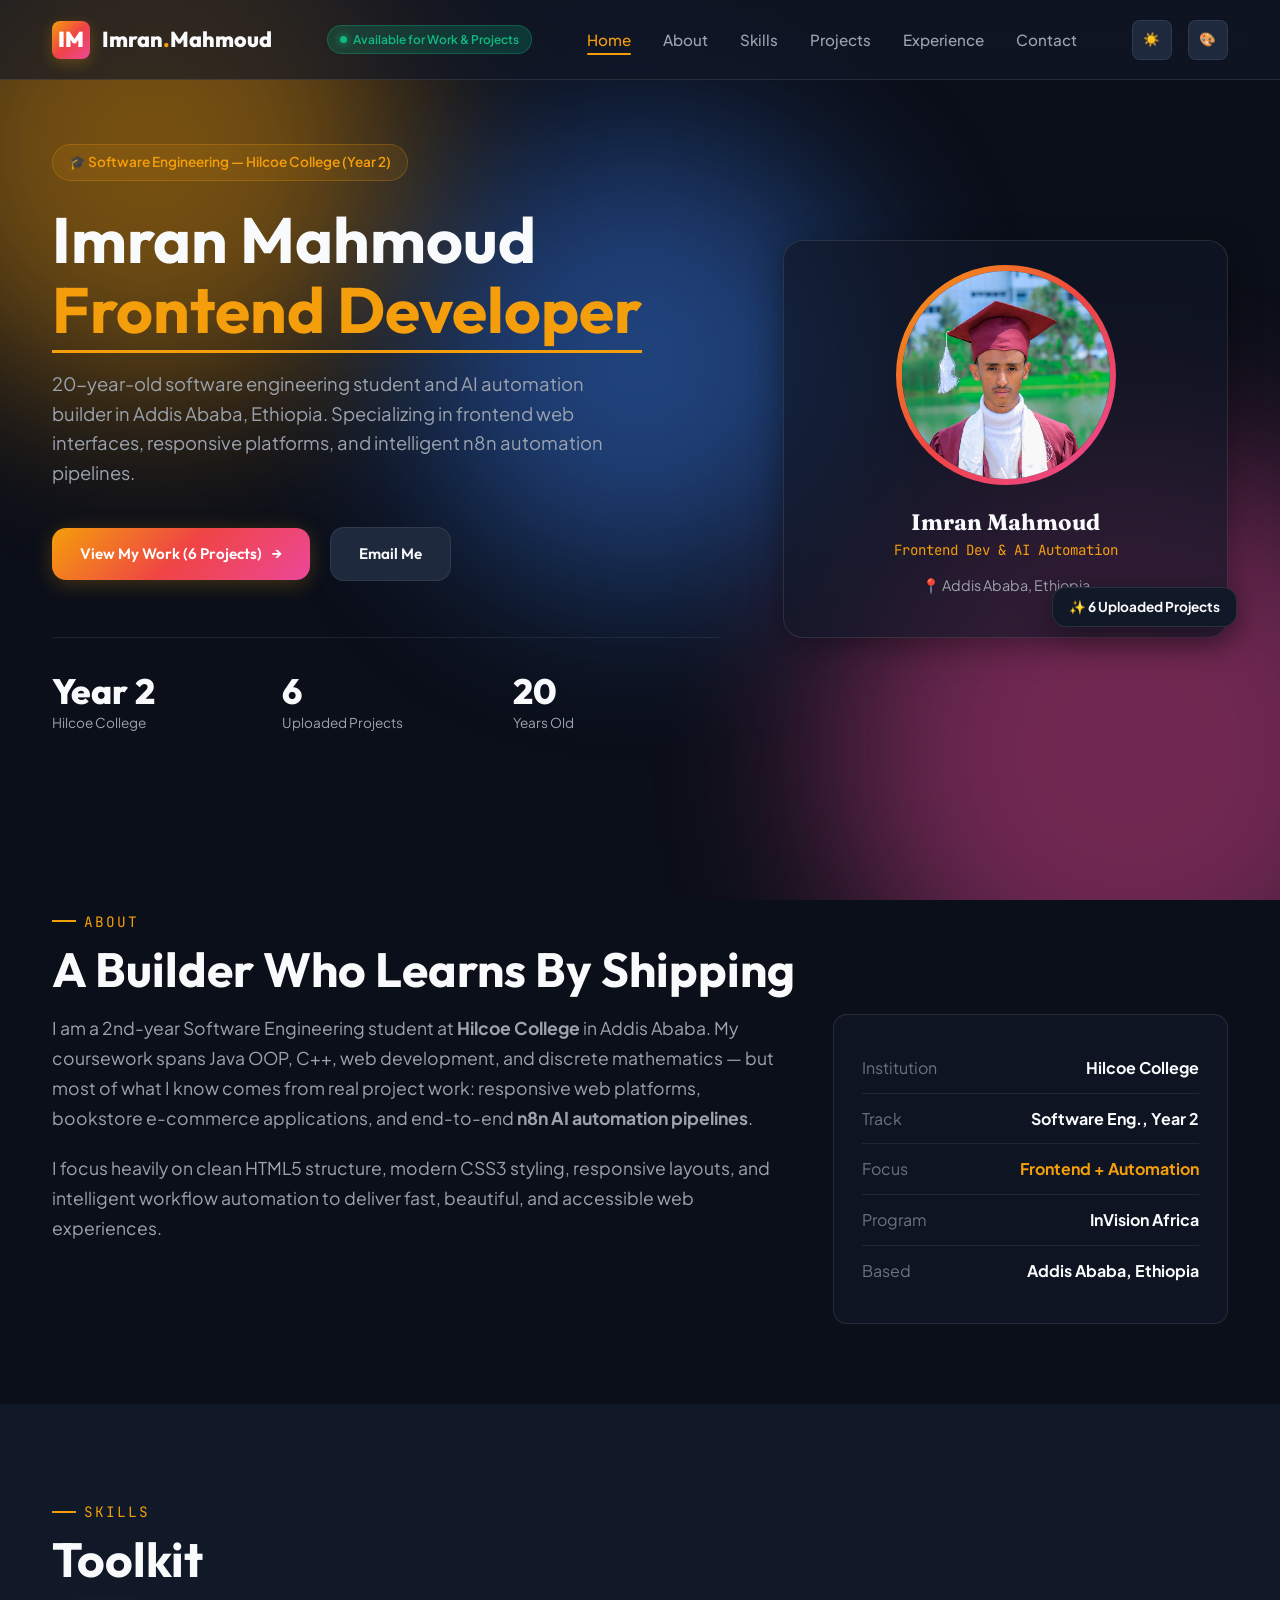
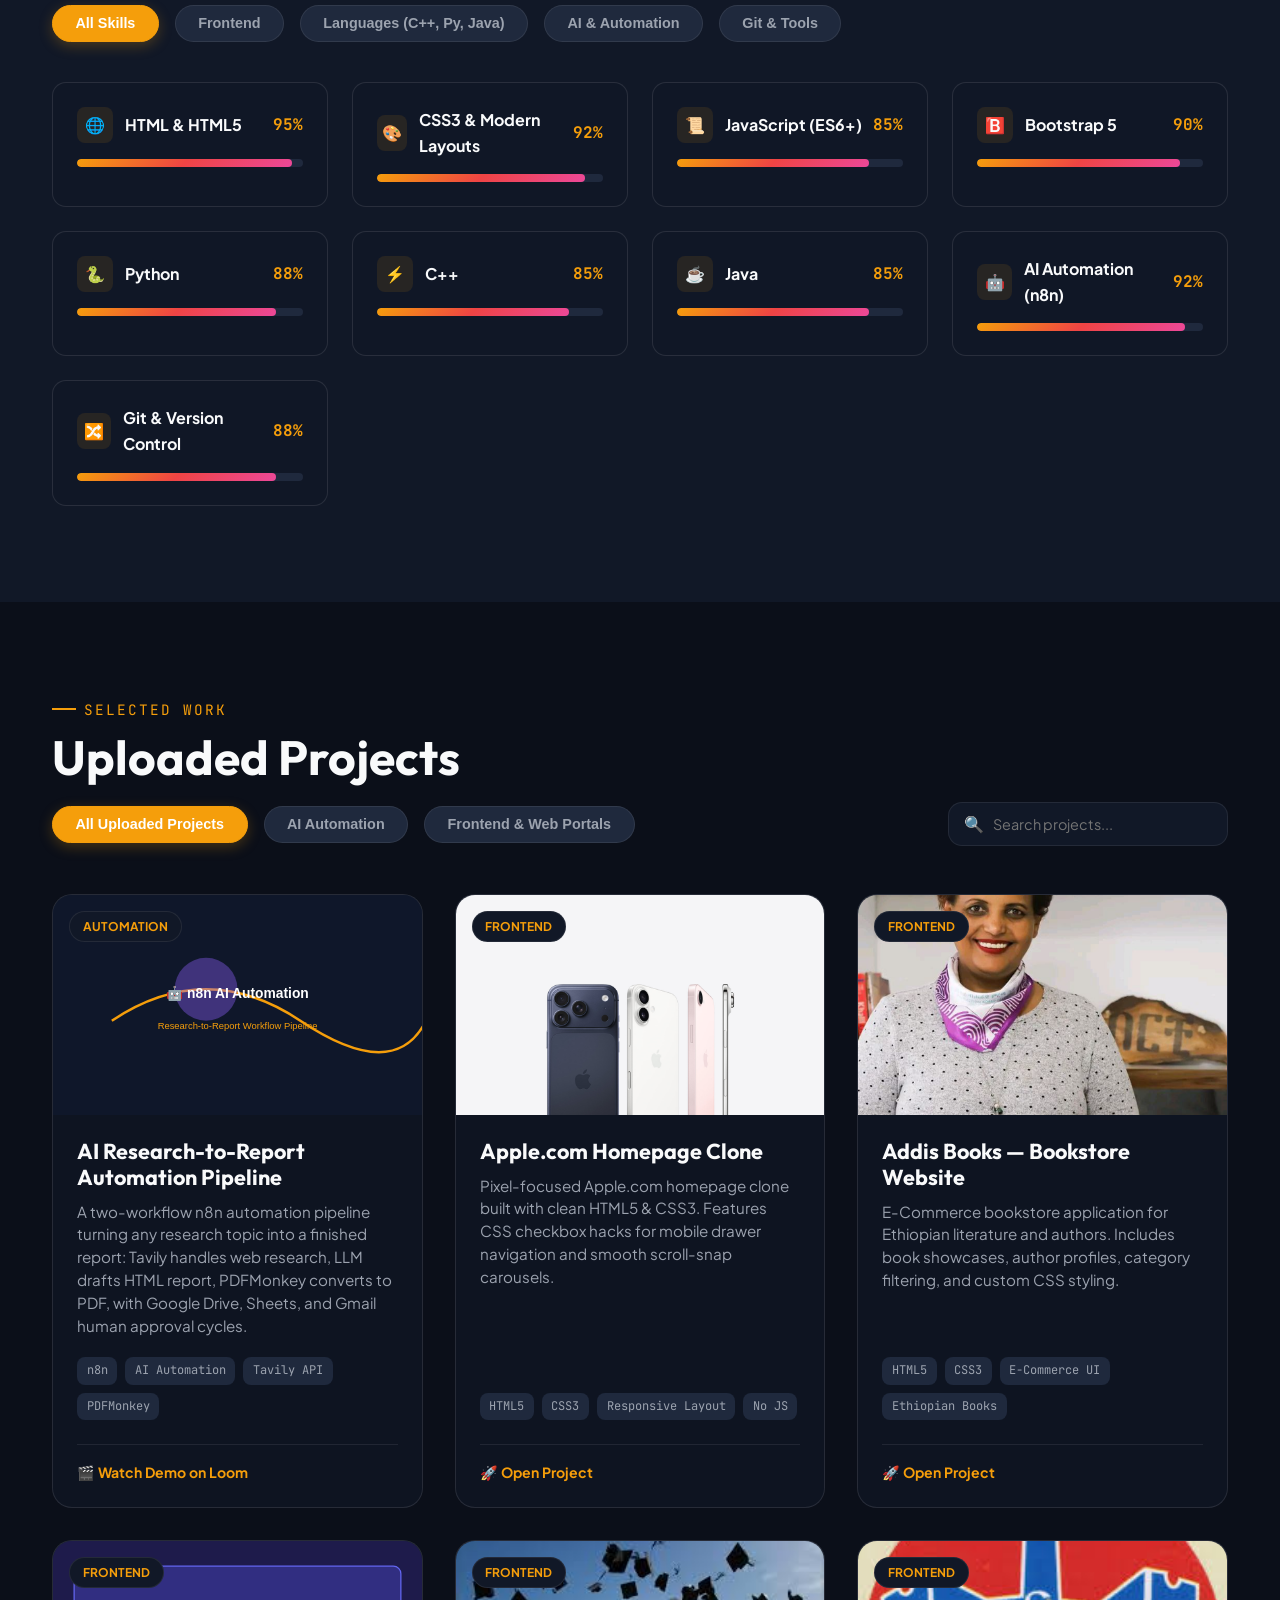
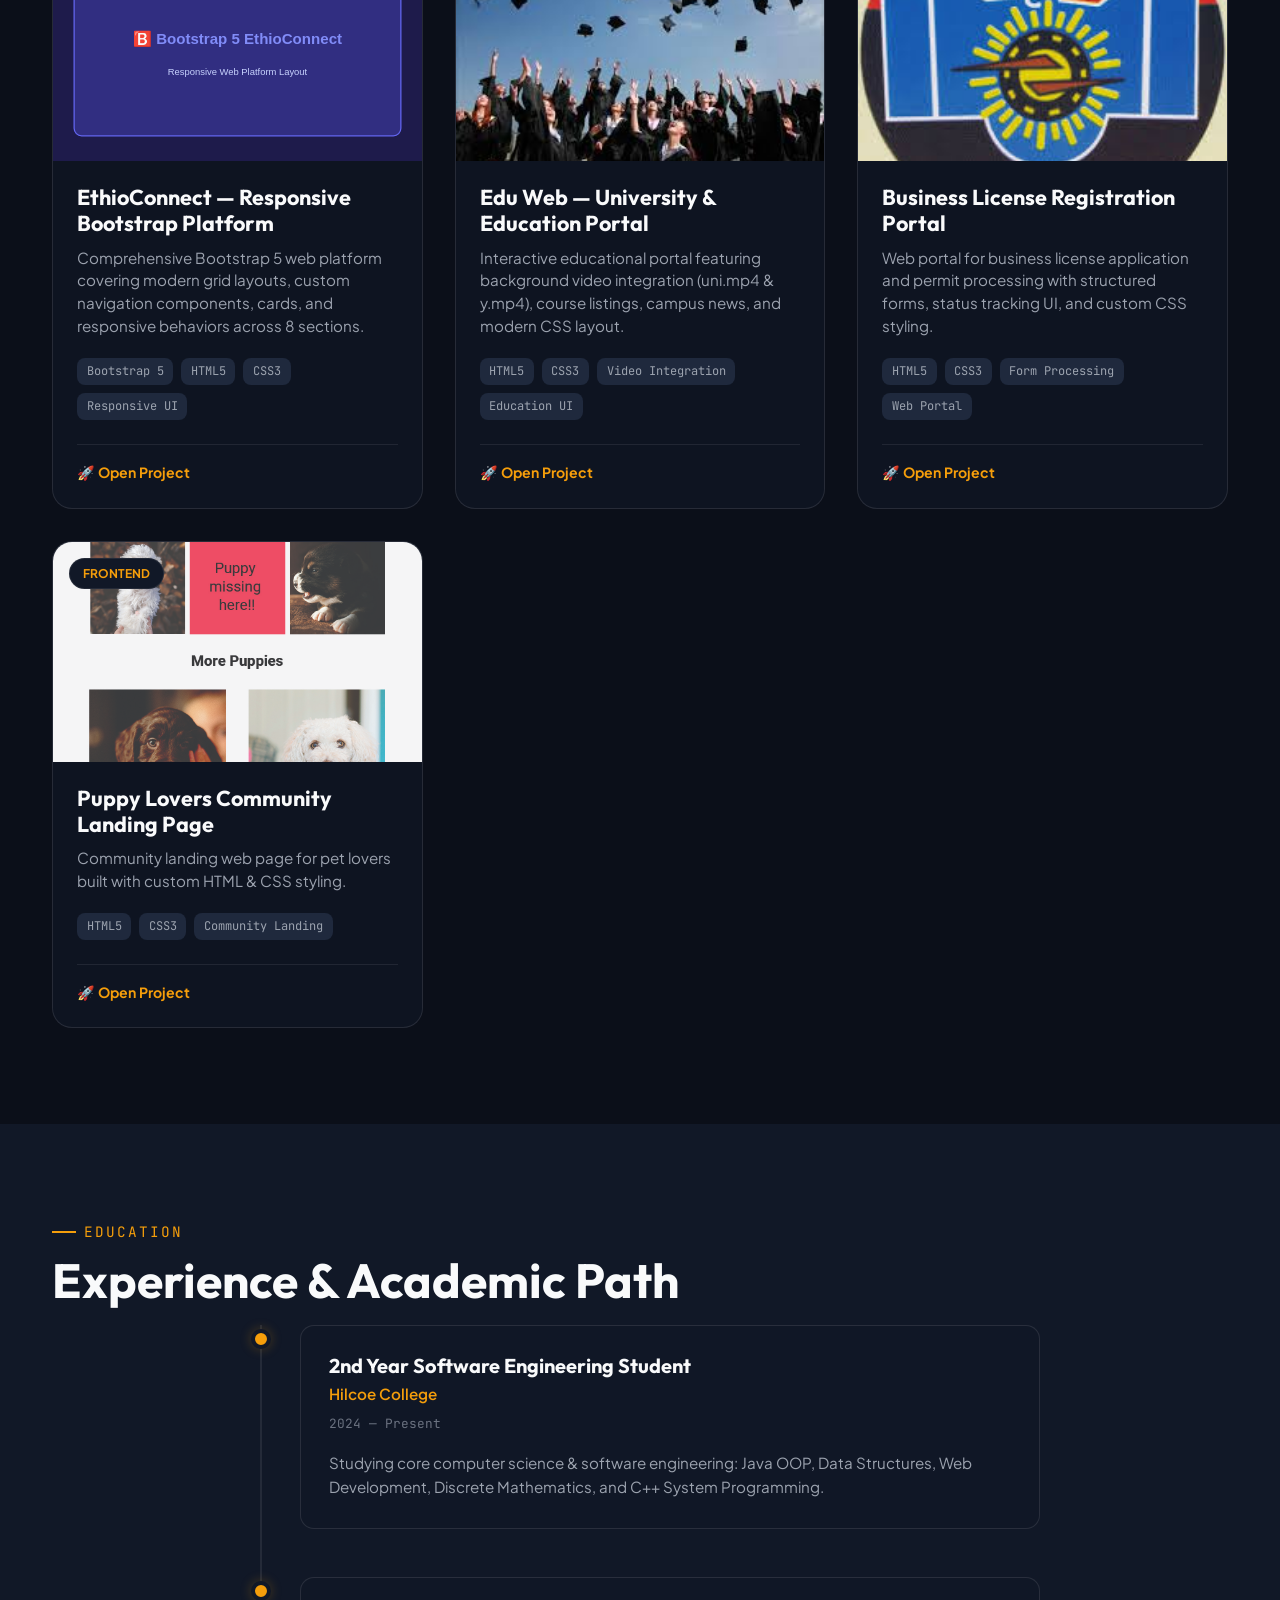
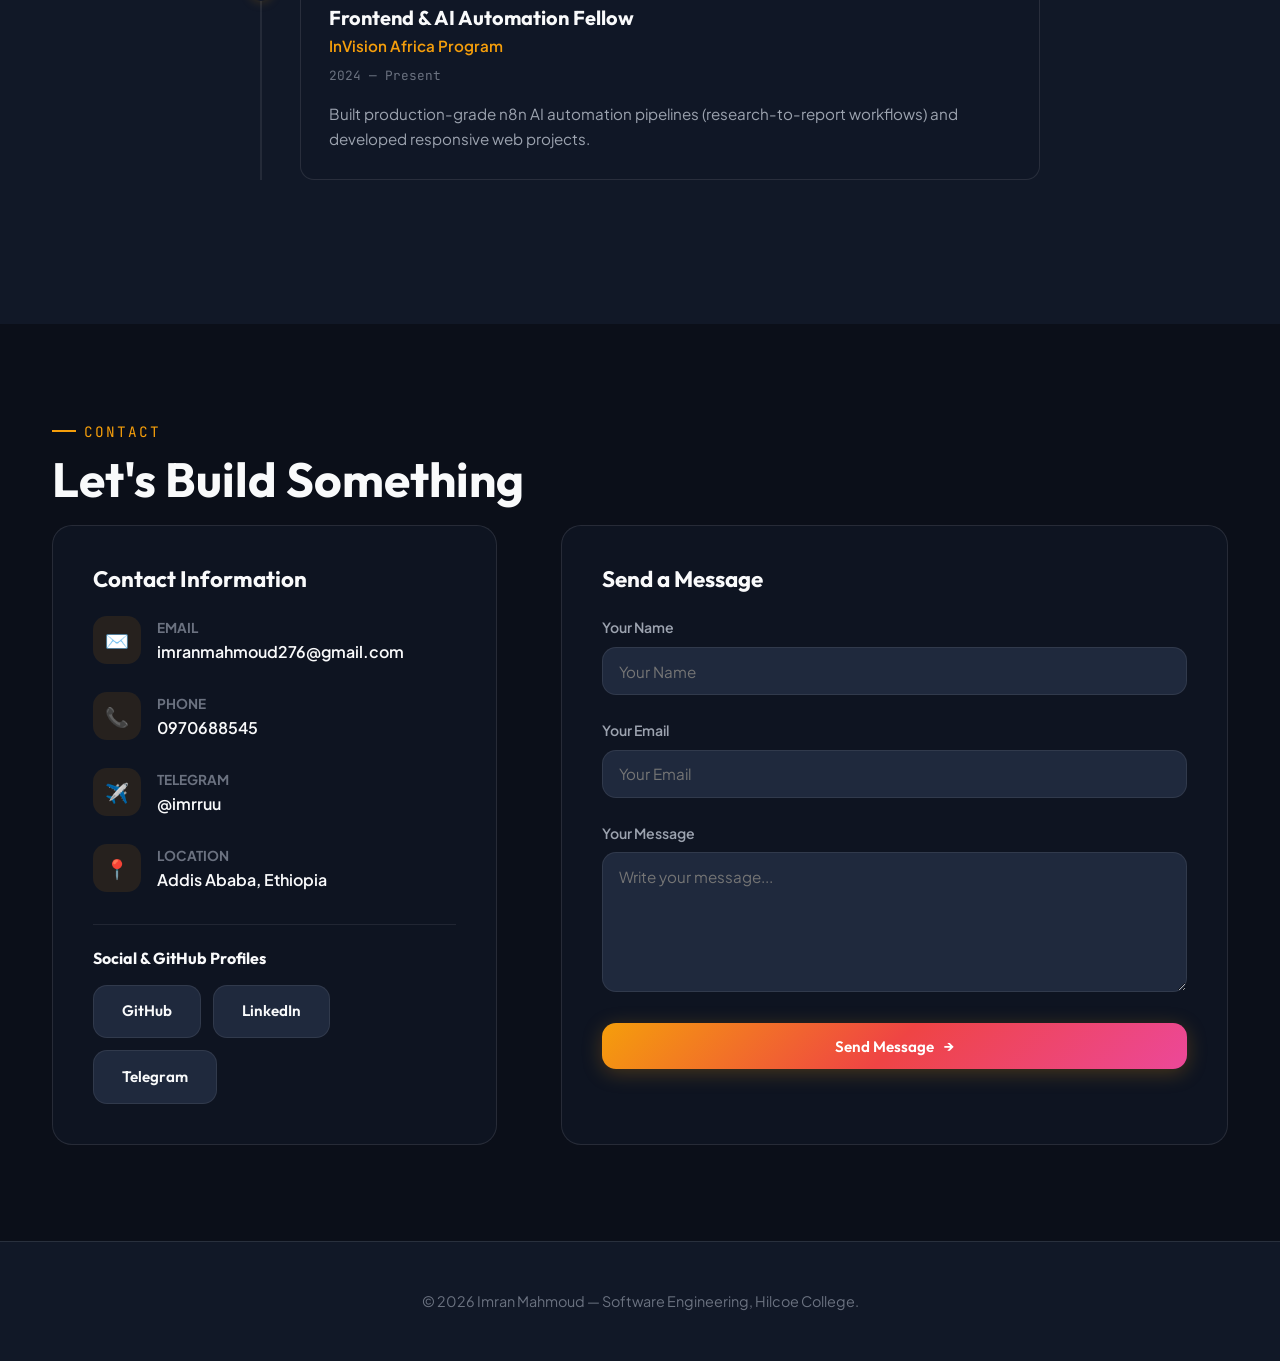
<file: index.html>
<!DOCTYPE html>
<html lang="en" data-theme="dark" data-accent="amber">
<head>
  <meta charset="UTF-8" />
  <meta name="viewport" content="width=device-width, initial-scale=1.0" />
  <title>Imran Mahmoud — Software Engineering Student & Portfolio</title>
  <meta name="description" content="Imran Mahmoud is a 20-year-old 2nd-year Software Engineering student at Hilcoe College in Addis Ababa, specializing in Frontend Development and AI Automation." />

  <!-- Google Fonts -->
  <link rel="preconnect" href="https://fonts.googleapis.com" />
  <link rel="preconnect" href="https://fonts.gstatic.com" crossorigin />
  <link href="https://fonts.googleapis.com/css2?family=Fraunces:opsz,wght@9..144,500;9..144,600;9..144,700&family=JetBrains+Mono:wght@400;500;700&family=Outfit:wght@400;600;700;800;900&family=Plus+Jakarta+Sans:wght@400;500;600;700&display=swap" rel="stylesheet" />

  <!-- Stylesheets -->
  <link rel="stylesheet" href="css/variables.css" />
  <link rel="stylesheet" href="css/base.css" />
  <link rel="stylesheet" href="css/components.css" />
  <link rel="stylesheet" href="css/responsive.css" />
</head>
<body>

  <!-- Ambient Animated Background Mesh -->
  <div class="bg-ambient">
    <div class="ambient-orb ambient-orb-1"></div>
    <div class="ambient-orb ambient-orb-2"></div>
    <div class="ambient-orb ambient-orb-3"></div>
  </div>

  <!-- Sticky Navbar Header -->
  <header class="navbar-header">
    <div class="scroll-progress-bar" id="scroll-progress"></div>
    <div class="container navbar-container">
      <a href="#hero" class="brand-logo">
        <span class="brand-badge">IM</span>
        <span>Imran<span style="color: var(--accent-primary);">.</span>Mahmoud</span>
      </a>

      <div class="status-indicator">
        <span class="status-dot"></span>
        <span>Available for Work & Projects</span>
      </div>

      <nav>
        <ul class="nav-links" id="nav-links">
          <li><a href="#hero" class="nav-link active">Home</a></li>
          <li><a href="#about" class="nav-link">About</a></li>
          <li><a href="#skills" class="nav-link">Skills</a></li>
          <li><a href="#projects" class="nav-link">Projects</a></li>
          <li><a href="#experience" class="nav-link">Experience</a></li>
          <li><a href="#contact" class="nav-link">Contact</a></li>
        </ul>
      </nav>

      <div class="nav-actions">
        <!-- Theme Mode Toggle -->
        <button id="theme-toggle-btn" class="theme-btn" aria-label="Toggle Theme">☀️</button>

        <!-- Accent Color Picker Dropdown -->
        <div class="accent-dropdown">
          <button id="accent-toggle-btn" class="accent-picker-toggle" aria-label="Choose Accent Color" title="Customize Accent Color">🎨</button>
          <div class="accent-menu" id="accent-menu">
            <span class="accent-dot" data-accent-color="amber" style="background: #f59e0b;" title="Amber/Gold"></span>
            <span class="accent-dot" data-accent-color="violet" style="background: #8b5cf6;" title="Violet"></span>
            <span class="accent-dot" data-accent-color="emerald" style="background: #10b981;" title="Emerald"></span>
            <span class="accent-dot" data-accent-color="rose" style="background: #f43f5e;" title="Rose"></span>
            <span class="accent-dot" data-accent-color="cyan" style="background: #06b6d4;" title="Cyan"></span>
          </div>
        </div>

        <!-- Mobile Menu Toggle Button -->
        <button id="mobile-menu-btn" class="mobile-menu-btn" aria-label="Open Navigation Menu">☰</button>
      </div>
    </div>
  </header>

  <main>
    <!-- Hero Section -->
    <section id="hero" class="hero-section">
      <div class="container hero-grid">
        <div class="hero-text-content">
          <div class="hero-tag">
            <span>🎓 Software Engineering — Hilcoe College (Year 2)</span>
          </div>

          <h1 class="hero-title">
            Imran Mahmoud <br />
            <span class="typing-container" id="typing-text">Frontend Developer</span>
          </h1>

          <p class="hero-bio">
            20-year-old software engineering student and AI automation builder in Addis Ababa, Ethiopia. Specializing in frontend web interfaces, responsive platforms, and intelligent n8n automation pipelines.
          </p>

          <div class="hero-cta">
            <a href="#projects" class="btn btn-primary">
              <span>View My Work (6 Projects)</span> &rarr;
            </a>
            <a href="mailto:imranmahmoud276@gmail.com" class="btn btn-outline">
              <span>Email Me</span>
            </a>
          </div>

          <div class="hero-stats-row">
            <div class="stat-item">
              <h3>Year 2</h3>
              <p>Hilcoe College</p>
            </div>
            <div class="stat-item">
              <h3>6</h3>
              <p>Uploaded Projects</p>
            </div>
            <div class="stat-item">
              <h3>20</h3>
              <p>Years Old</p>
            </div>
          </div>
        </div>

        <div class="hero-avatar-card">
          <div class="avatar-wrapper">
            <img src="image.png" alt="Imran Mahmoud Profile" class="avatar-img" onerror="this.onerror=null; this.src='https://ui-avatars.com/api/?name=Imran+Mahmoud&background=f59e0b&color=fff&size=200';" />
          </div>
          <h3 style="font-size: 1.4rem; margin-bottom: 0.25rem; font-family: 'Fraunces', serif;">Imran Mahmoud</h3>
          <p style="color: var(--accent-primary); font-family: var(--font-code); font-size: 0.88rem; margin-bottom: 0.75rem;">Frontend Dev & AI Automation</p>
          <p style="color: var(--text-secondary); font-size: 0.9rem; margin-bottom: 1rem;">📍 Addis Ababa, Ethiopia</p>
          
          <div class="floating-badge">
            <span>✨ 6 Uploaded Projects</span>
          </div>
        </div>
      </div>
    </section>

    <!-- About Section -->
    <section id="about" style="padding: 5rem 0;">
      <div class="container">
        <div class="section-subtitle">About</div>
        <h2 class="section-title">A Builder Who Learns By Shipping</h2>
        <div class="about-grid" style="display: grid; grid-template-columns: 1.3fr 0.7fr; gap: 3rem;">
          <div>
            <p style="font-size: 1.1rem; color: var(--text-secondary); margin-bottom: 1.25rem; line-height: 1.7;">
              I am a 2nd-year Software Engineering student at <strong>Hilcoe College</strong> in Addis Ababa. My coursework spans Java OOP, C++, web development, and discrete mathematics — but most of what I know comes from real project work: responsive web platforms, bookstore e-commerce applications, and end-to-end <strong>n8n AI automation pipelines</strong>.
            </p>
            <p style="font-size: 1.1rem; color: var(--text-secondary); margin-bottom: 1.25rem; line-height: 1.7;">
              I focus heavily on clean HTML5 structure, modern CSS3 styling, responsive layouts, and intelligent workflow automation to deliver fast, beautiful, and accessible web experiences.
            </p>
          </div>
          <div class="info-card" style="background: var(--glass-bg); border: var(--glass-border); border-radius: var(--radius-md); padding: 1.75rem;">
            <div class="info-row" style="display:flex; justify-content:space-between; padding:0.75rem 0; border-bottom:1px solid var(--border-color);"><span style="color:var(--text-muted);">Institution</span><strong style="color:var(--text-primary);">Hilcoe College</strong></div>
            <div class="info-row" style="display:flex; justify-content:space-between; padding:0.75rem 0; border-bottom:1px solid var(--border-color);"><span style="color:var(--text-muted);">Track</span><strong style="color:var(--text-primary);">Software Eng., Year 2</strong></div>
            <div class="info-row" style="display:flex; justify-content:space-between; padding:0.75rem 0; border-bottom:1px solid var(--border-color);"><span style="color:var(--text-muted);">Focus</span><strong style="color:var(--accent-primary);">Frontend + Automation</strong></div>
            <div class="info-row" style="display:flex; justify-content:space-between; padding:0.75rem 0; border-bottom:1px solid var(--border-color);"><span style="color:var(--text-muted);">Program</span><strong style="color:var(--text-primary);">InVision Africa</strong></div>
            <div class="info-row" style="display:flex; justify-content:space-between; padding:0.75rem 0;"><span style="color:var(--text-muted);">Based</span><strong style="color:var(--text-primary);">Addis Ababa, Ethiopia</strong></div>
          </div>
        </div>
      </div>
    </section>

    <!-- Skills Section -->
    <section id="skills" class="skills-section">
      <div class="container">
        <div class="section-subtitle">Skills</div>
        <h2 class="section-title">Toolkit</h2>
        
        <div class="skill-category-tabs">
          <button class="tab-btn skill-tab-btn active" data-skill-cat="all">All Skills</button>
          <button class="tab-btn skill-tab-btn" data-skill-cat="frontend">Frontend</button>
          <button class="tab-btn skill-tab-btn" data-skill-cat="languages">Languages (C++, Py, Java)</button>
          <button class="tab-btn skill-tab-btn" data-skill-cat="automation">AI & Automation</button>
          <button class="tab-btn skill-tab-btn" data-skill-cat="tools">Git & Tools</button>
        </div>

        <!-- Pre-rendered Static Skills Grid for 100% Instant Visibility -->
        <div class="skills-grid" id="skills-grid">
          <div class="skill-card"><div class="skill-header"><div class="skill-title-wrapper"><div class="skill-icon">🌐</div><strong style="font-size: 1rem;">HTML & HTML5</strong></div><span style="font-family: var(--font-code); color: var(--accent-primary); font-weight: 700;">95%</span></div><div class="skill-bar-bg"><div class="skill-bar-fill" style="width: 95%;"></div></div></div>
          <div class="skill-card"><div class="skill-header"><div class="skill-title-wrapper"><div class="skill-icon">🎨</div><strong style="font-size: 1rem;">CSS3 & Modern Layouts</strong></div><span style="font-family: var(--font-code); color: var(--accent-primary); font-weight: 700;">92%</span></div><div class="skill-bar-bg"><div class="skill-bar-fill" style="width: 92%;"></div></div></div>
          <div class="skill-card"><div class="skill-header"><div class="skill-title-wrapper"><div class="skill-icon">📜</div><strong style="font-size: 1rem;">JavaScript (ES6+)</strong></div><span style="font-family: var(--font-code); color: var(--accent-primary); font-weight: 700;">85%</span></div><div class="skill-bar-bg"><div class="skill-bar-fill" style="width: 85%;"></div></div></div>
          <div class="skill-card"><div class="skill-header"><div class="skill-title-wrapper"><div class="skill-icon">🅱️</div><strong style="font-size: 1rem;">Bootstrap 5</strong></div><span style="font-family: var(--font-code); color: var(--accent-primary); font-weight: 700;">90%</span></div><div class="skill-bar-bg"><div class="skill-bar-fill" style="width: 90%;"></div></div></div>
          <div class="skill-card"><div class="skill-header"><div class="skill-title-wrapper"><div class="skill-icon">🐍</div><strong style="font-size: 1rem;">Python</strong></div><span style="font-family: var(--font-code); color: var(--accent-primary); font-weight: 700;">88%</span></div><div class="skill-bar-bg"><div class="skill-bar-fill" style="width: 88%;"></div></div></div>
          <div class="skill-card"><div class="skill-header"><div class="skill-title-wrapper"><div class="skill-icon">⚡</div><strong style="font-size: 1rem;">C++</strong></div><span style="font-family: var(--font-code); color: var(--accent-primary); font-weight: 700;">85%</span></div><div class="skill-bar-bg"><div class="skill-bar-fill" style="width: 85%;"></div></div></div>
          <div class="skill-card"><div class="skill-header"><div class="skill-title-wrapper"><div class="skill-icon">☕</div><strong style="font-size: 1rem;">Java</strong></div><span style="font-family: var(--font-code); color: var(--accent-primary); font-weight: 700;">85%</span></div><div class="skill-bar-bg"><div class="skill-bar-fill" style="width: 85%;"></div></div></div>
          <div class="skill-card"><div class="skill-header"><div class="skill-title-wrapper"><div class="skill-icon">🤖</div><strong style="font-size: 1rem;">AI Automation (n8n)</strong></div><span style="font-family: var(--font-code); color: var(--accent-primary); font-weight: 700;">92%</span></div><div class="skill-bar-bg"><div class="skill-bar-fill" style="width: 92%;"></div></div></div>
          <div class="skill-card"><div class="skill-header"><div class="skill-title-wrapper"><div class="skill-icon">🔀</div><strong style="font-size: 1rem;">Git & Version Control</strong></div><span style="font-family: var(--font-code); color: var(--accent-primary); font-weight: 700;">88%</span></div><div class="skill-bar-bg"><div class="skill-bar-fill" style="width: 88%;"></div></div></div>
        </div>
      </div>
    </section>

    <!-- Projects Section -->
    <section id="projects" class="projects-section">
      <div class="container">
        <div class="section-subtitle">Selected Work</div>
        <h2 class="section-title">Uploaded Projects</h2>

        <div class="portfolio-controls">
          <div class="skill-category-tabs" style="margin-bottom: 0;">
            <button class="tab-btn filter-btn active" data-filter="all">All Uploaded Projects</button>
            <button class="tab-btn filter-btn" data-filter="automation">AI Automation</button>
            <button class="tab-btn filter-btn" data-filter="frontend">Frontend & Web Portals</button>
          </div>

          <div class="search-input-wrapper">
            <span class="search-icon">🔍</span>
            <input type="text" id="project-search-input" class="search-input" placeholder="Search projects..." />
          </div>
        </div>

        <!-- Pre-rendered Static Projects Grid for 100% Instant Visibility -->
        <div class="projects-grid" id="projects-grid">
          
          <!-- 1. AI Automation -->
          <div class="project-card">
            <div class="project-img-box">
              <img src="data:image/svg+xml;utf8,<svg xmlns='http://www.w3.org/2000/svg' width='600' height='350' viewBox='0 0 600 350'><rect width='100%' height='100%' fill='%230f172a'/><path d='M100 200 Q250 100 400 200 T600 200' stroke='%23f59e0b' stroke-width='4' fill='none'/><circle cx='250' cy='150' r='50' fill='%238b5cf6' opacity='0.4'/><text x='50%' y='45%' dominant-baseline='middle' text-anchor='middle' fill='%23ffffff' font-family='sans-serif' font-size='22' font-weight='bold'>🤖 n8n AI Automation</text><text x='50%' y='60%' dominant-baseline='middle' text-anchor='middle' fill='%23f59e0b' font-family='sans-serif' font-size='15'>Research-to-Report Workflow Pipeline</text></svg>" alt="AI Automation" class="project-img" />
              <span class="project-category-badge">AUTOMATION</span>
            </div>
            <div class="project-content">
              <h3 class="project-title">AI Research-to-Report Automation Pipeline</h3>
              <p class="project-desc">A two-workflow n8n automation pipeline turning any research topic into a finished report: Tavily handles web research, LLM drafts HTML report, PDFMonkey converts to PDF, with Google Drive, Sheets, and Gmail human approval cycles.</p>
              <div class="project-tech-tags">
                <span class="tech-tag">n8n</span><span class="tech-tag">AI Automation</span><span class="tech-tag">Tavily API</span><span class="tech-tag">PDFMonkey</span>
              </div>
              <div class="project-actions">
                <a href="https://www.loom.com/share/a794151e38f949e5a51cdddb96b11345" target="_blank" rel="noopener" class="project-link-btn" style="color: var(--accent-primary); font-weight: 700;">🎬 Watch Demo on Loom</a>
              </div>
            </div>
          </div>

          <!-- 2. Apple Website Clone -->
          <div class="project-card">
            <div class="project-img-box">
              <img src="Apple Website/images/home/iphone.jpg" alt="Apple Website Clone" class="project-img" onerror="this.onerror=null; this.src='data:image/svg+xml;utf8,<svg xmlns=\'http://www.w3.org/2000/svg\' width=\'600\' height=\'350\' viewBox=\'0 0 600 350\'><rect width=\'100%\' height=\'100%\' fill=\'%23000000\'/><text x=\'50%\' y=\'50%\' dominant-baseline=\'middle\' text-anchor=\'middle\' fill=\'%23ffffff\' font-family=\'sans-serif\' font-size=\'22\' font-weight=\'bold\'> Apple Website Clone</text></svg>';" />
              <span class="project-category-badge">FRONTEND</span>
            </div>
            <div class="project-content">
              <h3 class="project-title">Apple.com Homepage Clone</h3>
              <p class="project-desc">Pixel-focused Apple.com homepage clone built with clean HTML5 & CSS3. Features CSS checkbox hacks for mobile drawer navigation and smooth scroll-snap carousels.</p>
              <div class="project-tech-tags">
                <span class="tech-tag">HTML5</span><span class="tech-tag">CSS3</span><span class="tech-tag">Responsive Layout</span><span class="tech-tag">No JS</span>
              </div>
              <div class="project-actions">
                <a href="Apple Website/APPLE.html" target="_blank" class="project-link-btn" style="color: var(--accent-primary); font-weight: 700;">🚀 Open Project</a>
              </div>
            </div>
          </div>

          <!-- 3. Addis Books Store -->
          <div class="project-card">
            <div class="project-img-box">
              <img src="Book Store Website/the girl.png" alt="Addis Books Store" class="project-img" onerror="this.onerror=null; this.src='data:image/svg+xml;utf8,<svg xmlns=\'http://www.w3.org/2000/svg\' width=\'600\' height=\'350\' viewBox=\'0 0 600 350\'><rect width=\'100%\' height=\'100%\' fill=\'%23111827\'/><text x=\'50%\' y=\'50%\' dominant-baseline=\'middle\' text-anchor=\'middle\' fill=\'%23f59e0b\' font-family=\'sans-serif\' font-size=\'22\' font-weight=\'bold\'>📚 Addis Books Store</text></svg>';" />
              <span class="project-category-badge">FRONTEND</span>
            </div>
            <div class="project-content">
              <h3 class="project-title">Addis Books — Bookstore Website</h3>
              <p class="project-desc">E-Commerce bookstore application for Ethiopian literature and authors. Includes book showcases, author profiles, category filtering, and custom CSS styling.</p>
              <div class="project-tech-tags">
                <span class="tech-tag">HTML5</span><span class="tech-tag">CSS3</span><span class="tech-tag">E-Commerce UI</span><span class="tech-tag">Ethiopian Books</span>
              </div>
              <div class="project-actions">
                <a href="Book Store Website/Addis.html" target="_blank" class="project-link-btn" style="color: var(--accent-primary); font-weight: 700;">🚀 Open Project</a>
              </div>
            </div>
          </div>

          <!-- 4. EthioConnect Bootstrap Platform -->
          <div class="project-card">
            <div class="project-img-box">
              <img src="data:image/svg+xml;utf8,<svg xmlns='http://www.w3.org/2000/svg' width='600' height='350' viewBox='0 0 600 350'><rect width='100%' height='100%' fill='%231e1b4b'/><rect x='40' y='40' width='520' height='270' rx='12' fill='%23312e81' stroke='%236366f1' stroke-width='2'/><text x='50%' y='45%' dominant-baseline='middle' text-anchor='middle' fill='%23818cf8' font-family='sans-serif' font-size='24' font-weight='bold'>🅱️ Bootstrap 5 EthioConnect</text><text x='50%' y='60%' dominant-baseline='middle' text-anchor='middle' fill='%23c7d2fe' font-family='sans-serif' font-size='15'>Responsive Web Platform Layout</text></svg>" alt="EthioConnect Bootstrap" class="project-img" />
              <span class="project-category-badge">FRONTEND</span>
            </div>
            <div class="project-content">
              <h3 class="project-title">EthioConnect — Responsive Bootstrap Platform</h3>
              <p class="project-desc">Comprehensive Bootstrap 5 web platform covering modern grid layouts, custom navigation components, cards, and responsive behaviors across 8 sections.</p>
              <div class="project-tech-tags">
                <span class="tech-tag">Bootstrap 5</span><span class="tech-tag">HTML5</span><span class="tech-tag">CSS3</span><span class="tech-tag">Responsive UI</span>
              </div>
              <div class="project-actions">
                <a href="Bootstrap/ethioconnect.html" target="_blank" class="project-link-btn" style="color: var(--accent-primary); font-weight: 700;">🚀 Open Project</a>
              </div>
            </div>
          </div>

          <!-- 5. Edu Web University Portal -->
          <div class="project-card">
            <div class="project-img-box">
              <img src="Edu web/univ.jpg" alt="Edu Web Portal" class="project-img" onerror="this.onerror=null; this.src='data:image/svg+xml;utf8,<svg xmlns=\'http://www.w3.org/2000/svg\' width=\'600\' height=\'350\' viewBox=\'0 0 600 350\'><rect width=\'100%\' height=\'100%' fill='%230f172a\'/><text x=\'50%\' y=\'50%\' dominant-baseline=\'middle\' text-anchor=\'middle\' fill='%2338bdf8\' font-family=\'sans-serif\' font-size=\'22\' font-weight=\'bold\'>🎓 Edu Web Portal</text></svg>';" />
              <span class="project-category-badge">FRONTEND</span>
            </div>
            <div class="project-content">
              <h3 class="project-title">Edu Web — University & Education Portal</h3>
              <p class="project-desc">Interactive educational portal featuring background video integration (uni.mp4 & y.mp4), course listings, campus news, and modern CSS layout.</p>
              <div class="project-tech-tags">
                <span class="tech-tag">HTML5</span><span class="tech-tag">CSS3</span><span class="tech-tag">Video Integration</span><span class="tech-tag">Education UI</span>
              </div>
              <div class="project-actions">
                <a href="Edu web/project 3.html" target="_blank" class="project-link-btn" style="color: var(--accent-primary); font-weight: 700;">🚀 Open Project</a>
              </div>
            </div>
          </div>

          <!-- 6. Business License Registration Portal -->
          <div class="project-card">
            <div class="project-img-box">
              <img src="businesslicense/images/AATB.jfif" alt="Business License Portal" class="project-img" onerror="this.onerror=null; this.src='data:image/svg+xml;utf8,<svg xmlns=\'http://www.w3.org/2000/svg\' width=\'600\' height=\'350\' viewBox=\'0 0 600 350\'><rect width=\'100%\' height=\'100%\' fill='%231e293b\'/><text x=\'50%\' y=\'50%\' dominant-baseline=\'middle\' text-anchor=\'middle\' fill='%23f59e0b\' font-family=\'sans-serif\' font-size=\'22\' font-weight=\'bold\'>🏢 Business License Portal</text></svg>';" />
              <span class="project-category-badge">FRONTEND</span>
            </div>
            <div class="project-content">
              <h3 class="project-title">Business License Registration Portal</h3>
              <p class="project-desc">Web portal for business license application and permit processing with structured forms, status tracking UI, and custom CSS styling.</p>
              <div class="project-tech-tags">
                <span class="tech-tag">HTML5</span><span class="tech-tag">CSS3</span><span class="tech-tag">Form Processing</span><span class="tech-tag">Web Portal</span>
              </div>
              <div class="project-actions">
                <a href="businesslicense/licence.html" target="_blank" class="project-link-btn" style="color: var(--accent-primary); font-weight: 700;">🚀 Open Project</a>
              </div>
            </div>
          </div>

          <!-- 7. Puppy Lovers Community Site -->
          <div class="project-card">
            <div class="project-img-box">
              <img src="puupy/Puupy-lovers/puppy-lovers-page-design.jpg" alt="Puppy Lovers Community Site" class="project-img" onerror="this.onerror=null; this.src='data:image/svg+xml;utf8,<svg xmlns=\'http://www.w3.org/2000/svg\' width=\'600\' height=\'350\' viewBox=\'0 0 600 350\'><rect width=\'100%\' height=\'100%\' fill='%23064e3b\'/><text x=\'50%\' y=\'50%\' dominant-baseline=\'middle\' text-anchor=\'middle\' fill='%2310b981\' font-family=\'sans-serif\' font-size=\'22\' font-weight=\'bold\'>🐶 Puppy Lovers Community</text></svg>';" />
              <span class="project-category-badge">FRONTEND</span>
            </div>
            <div class="project-content">
              <h3 class="project-title">Puppy Lovers Community Landing Page</h3>
              <p class="project-desc">Community landing web page for pet lovers built with custom HTML & CSS styling.</p>
              <div class="project-tech-tags">
                <span class="tech-tag">HTML5</span><span class="tech-tag">CSS3</span><span class="tech-tag">Community Landing</span>
              </div>
              <div class="project-actions">
                <a href="puupy/project5.html" target="_blank" class="project-link-btn" style="color: var(--accent-primary); font-weight: 700;">🚀 Open Project</a>
              </div>
            </div>
          </div>

        </div>
      </div>
    </section>

    <!-- Experience Timeline Section -->
    <section id="experience" class="timeline-section">
      <div class="container">
        <div class="section-subtitle">Education</div>
        <h2 class="section-title">Experience & Academic Path</h2>
        <div class="timeline" id="timeline-container">
          <div class="timeline-item">
            <div class="timeline-dot"></div>
            <div class="timeline-card">
              <h3 class="timeline-role">2nd Year Software Engineering Student</h3>
              <div class="timeline-company">Hilcoe College</div>
              <div class="timeline-date">2024 — Present</div>
              <p style="color: var(--text-secondary); font-size: 0.95rem;">Studying core computer science & software engineering: Java OOP, Data Structures, Web Development, Discrete Mathematics, and C++ System Programming.</p>
            </div>
          </div>
          <div class="timeline-item">
            <div class="timeline-dot"></div>
            <div class="timeline-card">
              <h3 class="timeline-role">Frontend & AI Automation Fellow</h3>
              <div class="timeline-company">InVision Africa Program</div>
              <div class="timeline-date">2024 — Present</div>
              <p style="color: var(--text-secondary); font-size: 0.95rem;">Built production-grade n8n AI automation pipelines (research-to-report workflows) and developed responsive web projects.</p>
            </div>
          </div>
        </div>
      </div>
    </section>

    <!-- Contact Section -->
    <section id="contact" class="contact-section">
      <div class="container">
        <div class="section-subtitle">Contact</div>
        <h2 class="section-title">Let's Build Something</h2>

        <div class="contact-grid">
          <div class="contact-card-info">
            <h3 style="font-size: 1.4rem; margin-bottom: 1.5rem;">Contact Information</h3>

            <div class="contact-method-item" onclick="copyToClipboard('imranmahmoud276@gmail.com', 'Email')" style="cursor: pointer;">
              <div class="contact-icon">✉️</div>
              <div>
                <strong style="display: block; font-size: 0.85rem; color: var(--text-muted);">EMAIL</strong>
                <span style="font-weight: 600;">imranmahmoud276@gmail.com</span>
              </div>
            </div>

            <div class="contact-method-item" onclick="copyToClipboard('0970688545', 'Phone')" style="cursor: pointer;">
              <div class="contact-icon">📞</div>
              <div>
                <strong style="display: block; font-size: 0.85rem; color: var(--text-muted);">PHONE</strong>
                <span style="font-weight: 600;">0970688545</span>
              </div>
            </div>

            <div class="contact-method-item" onclick="window.open('https://t.me/imrruu', '_blank')" style="cursor: pointer;">
              <div class="contact-icon">✈️</div>
              <div>
                <strong style="display: block; font-size: 0.85rem; color: var(--text-muted);">TELEGRAM</strong>
                <span style="font-weight: 600;">@imrruu</span>
              </div>
            </div>

            <div class="contact-method-item">
              <div class="contact-icon">📍</div>
              <div>
                <strong style="display: block; font-size: 0.85rem; color: var(--text-muted);">LOCATION</strong>
                <span style="font-weight: 600;">Addis Ababa, Ethiopia</span>
              </div>
            </div>

            <div style="margin-top: 2rem; padding-top: 1.5rem; border-top: 1px solid var(--border-color);">
              <h4 style="margin-bottom: 1rem; font-size: 1rem;">Social & GitHub Profiles</h4>
              <div style="display: flex; gap: 0.75rem; flex-wrap: wrap;">
                <a href="https://github.com/imranmahmoud276-dev" target="_blank" rel="noopener" class="btn btn-outline">GitHub</a>
                <a href="https://www.linkedin.com/in/imran-mahmoud/" target="_blank" rel="noopener" class="btn btn-outline">LinkedIn</a>
                <a href="https://t.me/imrruu" target="_blank" rel="noopener" class="btn btn-outline">Telegram</a>
              </div>
            </div>
          </div>

          <form class="contact-form" id="contact-form">
            <h3 style="font-size: 1.4rem; margin-bottom: 1.5rem;">Send a Message</h3>
            
            <div class="form-group">
              <label class="form-label" for="contact-name">Your Name</label>
              <input type="text" id="contact-name" class="form-input" placeholder="Your Name" required />
            </div>

            <div class="form-group">
              <label class="form-label" for="contact-email">Your Email</label>
              <input type="email" id="contact-email" class="form-input" placeholder="Your Email" required />
            </div>

            <div class="form-group">
              <label class="form-label" for="contact-message">Your Message</label>
              <textarea id="contact-message" class="form-textarea" placeholder="Write your message..." required></textarea>
            </div>

            <button type="submit" class="btn btn-primary" style="width: 100%;">
              <span>Send Message</span> &rarr;
            </button>
          </form>
        </div>
      </div>
    </section>
  </main>

  <footer style="padding: 3rem 0; background: var(--bg-secondary); border-top: var(--glass-border); text-align: center; color: var(--text-muted); font-size: 0.9rem;">
    <div class="container">
      <p>© 2026 Imran Mahmoud — Software Engineering, Hilcoe College.</p>
    </div>
  </footer>

  <!-- Project Detail Modal Popup -->
  <div class="modal-backdrop" id="project-modal">
    <div class="modal-box">
      <button class="modal-close-btn" aria-label="Close modal">✕</button>
      <div class="modal-body"></div>
    </div>
  </div>

  <div class="toast-container" id="toast-container"></div>

  <!-- JavaScript Modules -->
  <script src="js/data.js"></script>
  <script src="js/theme.js"></script>
  
  <script src="js/app.js"></script>
</body>
</html>
</file>
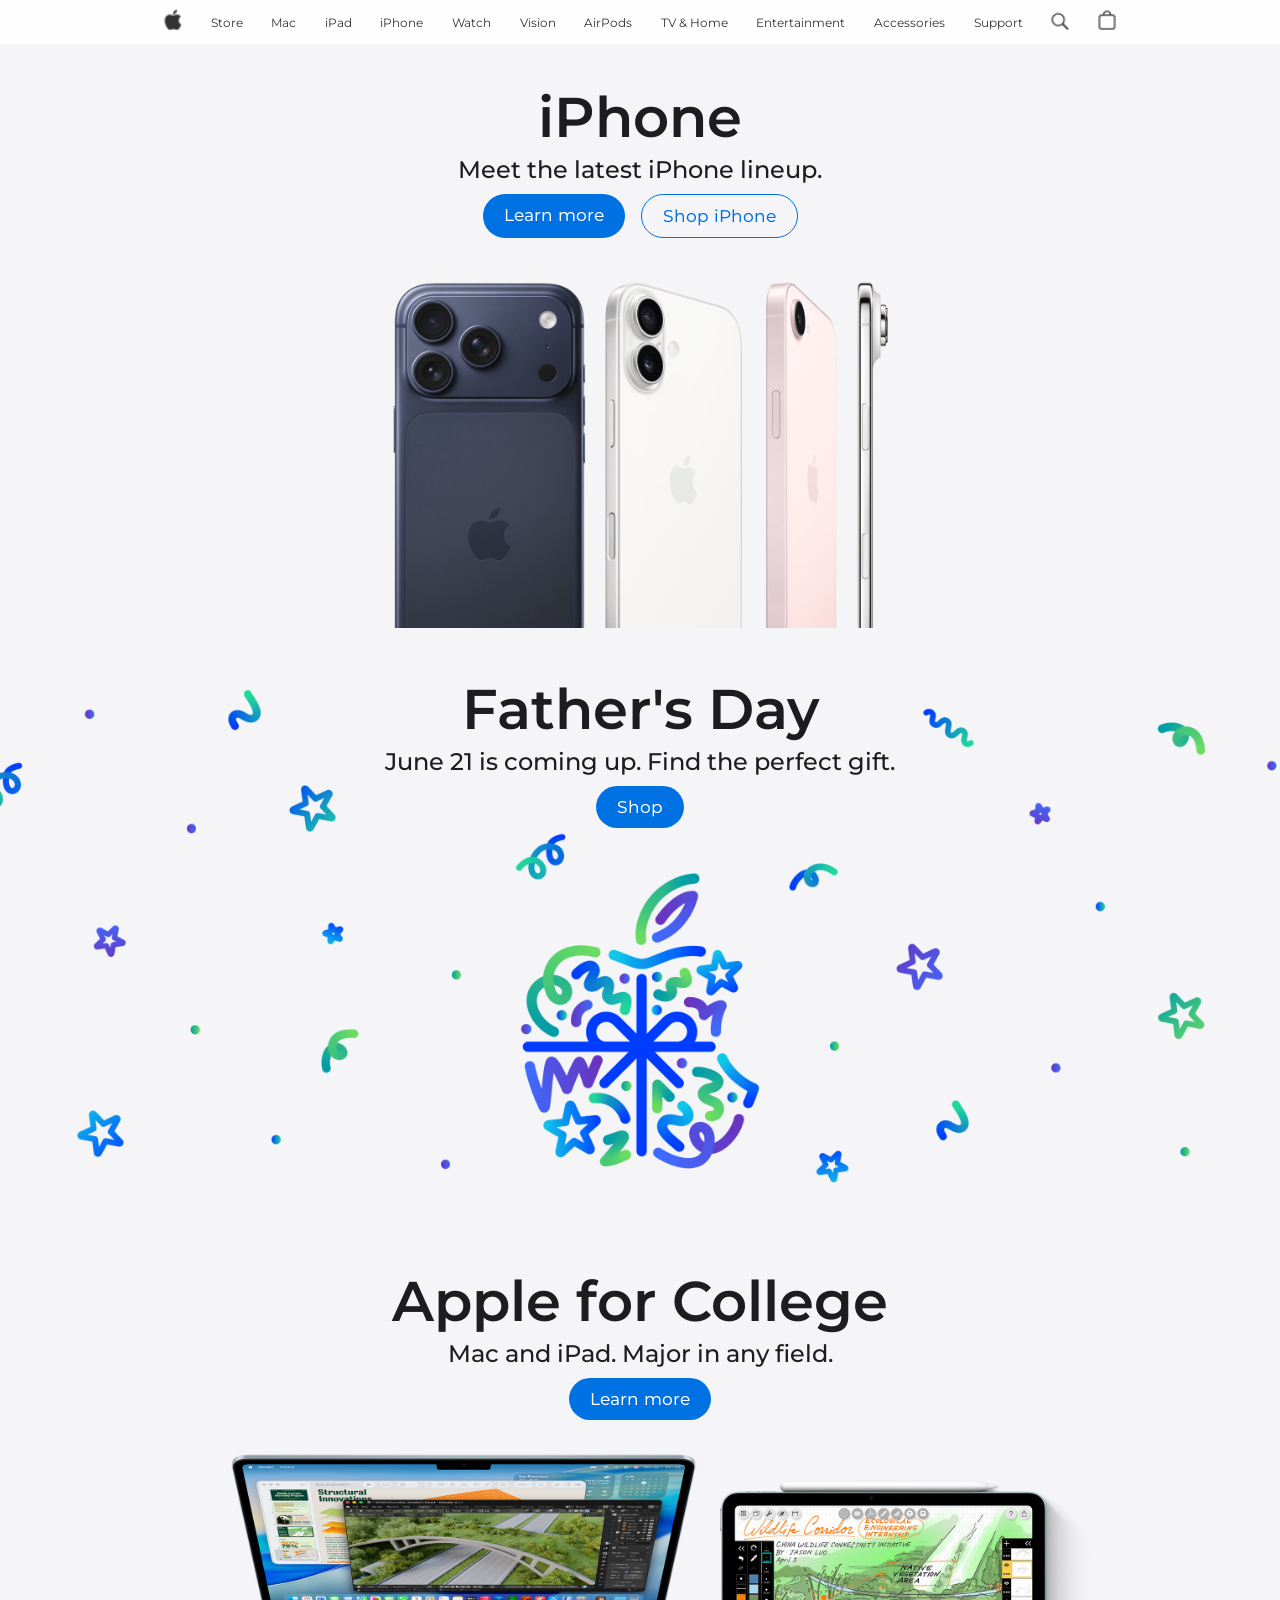
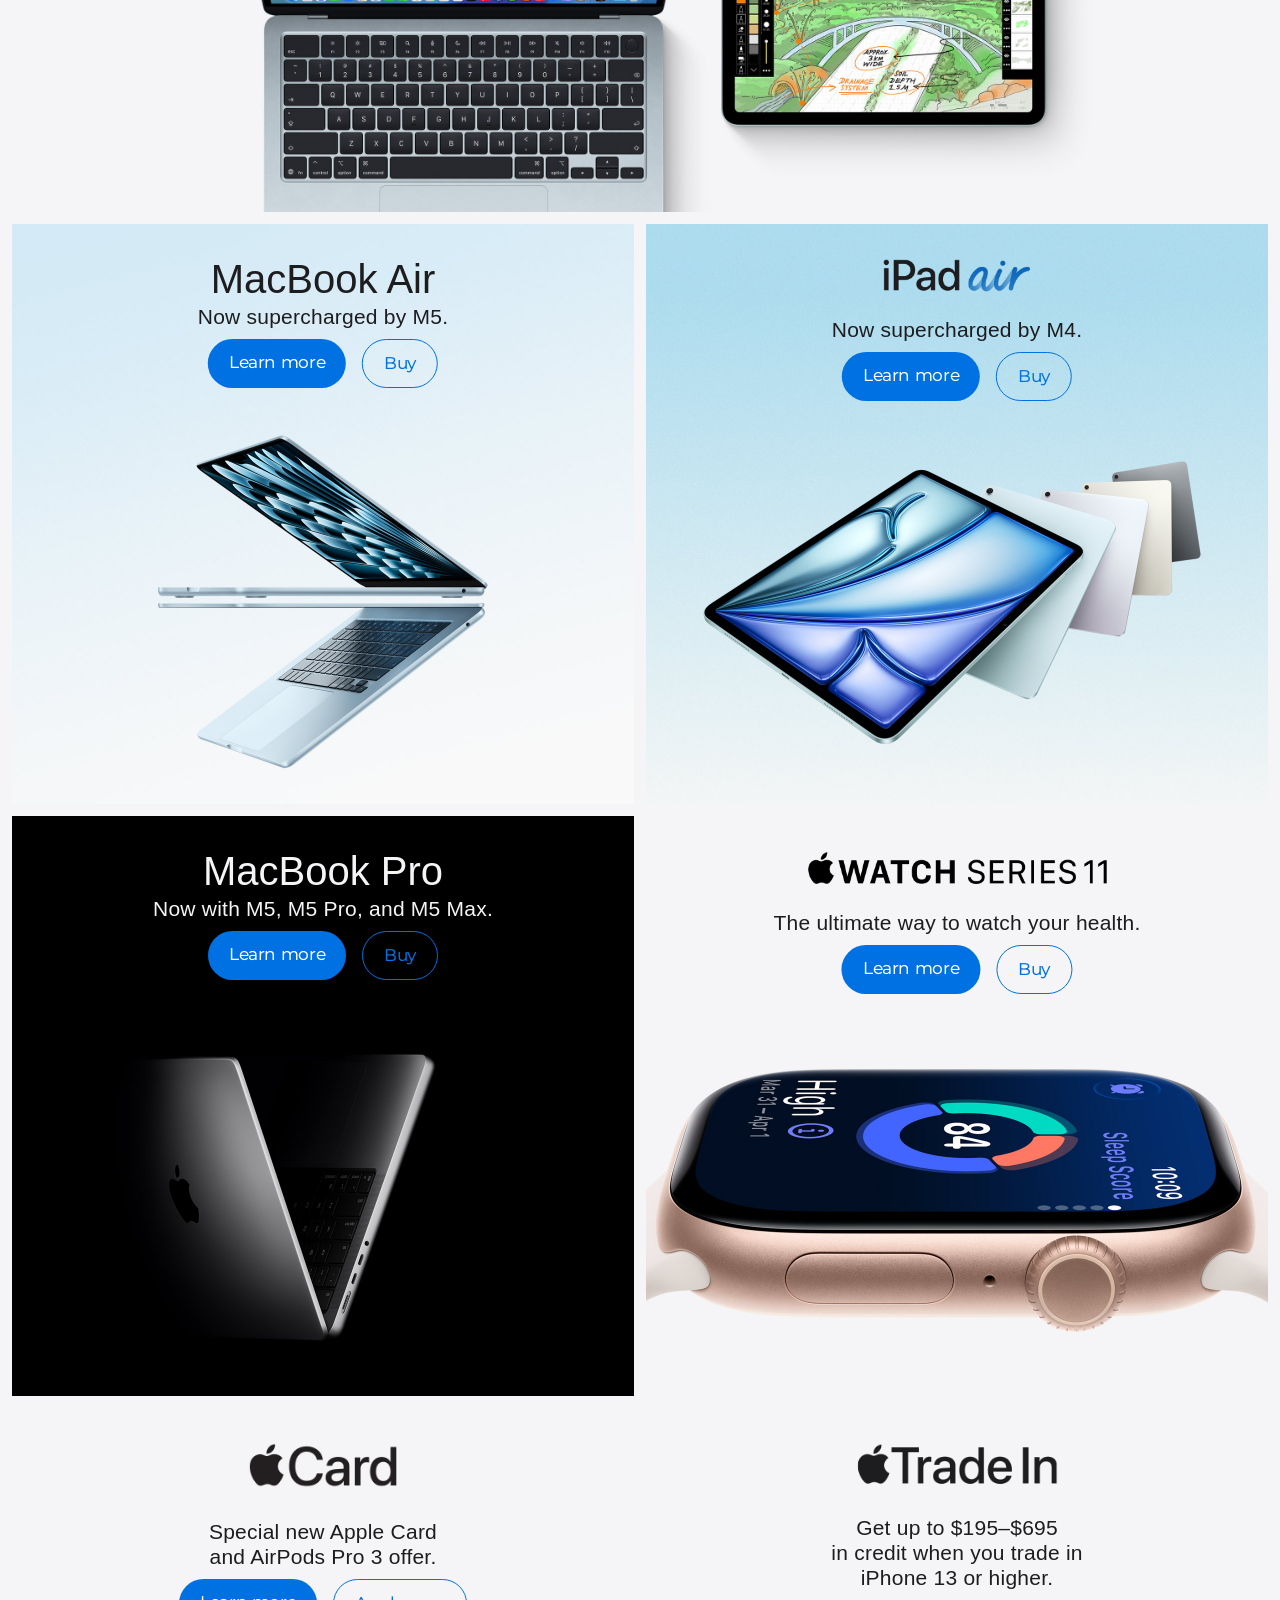
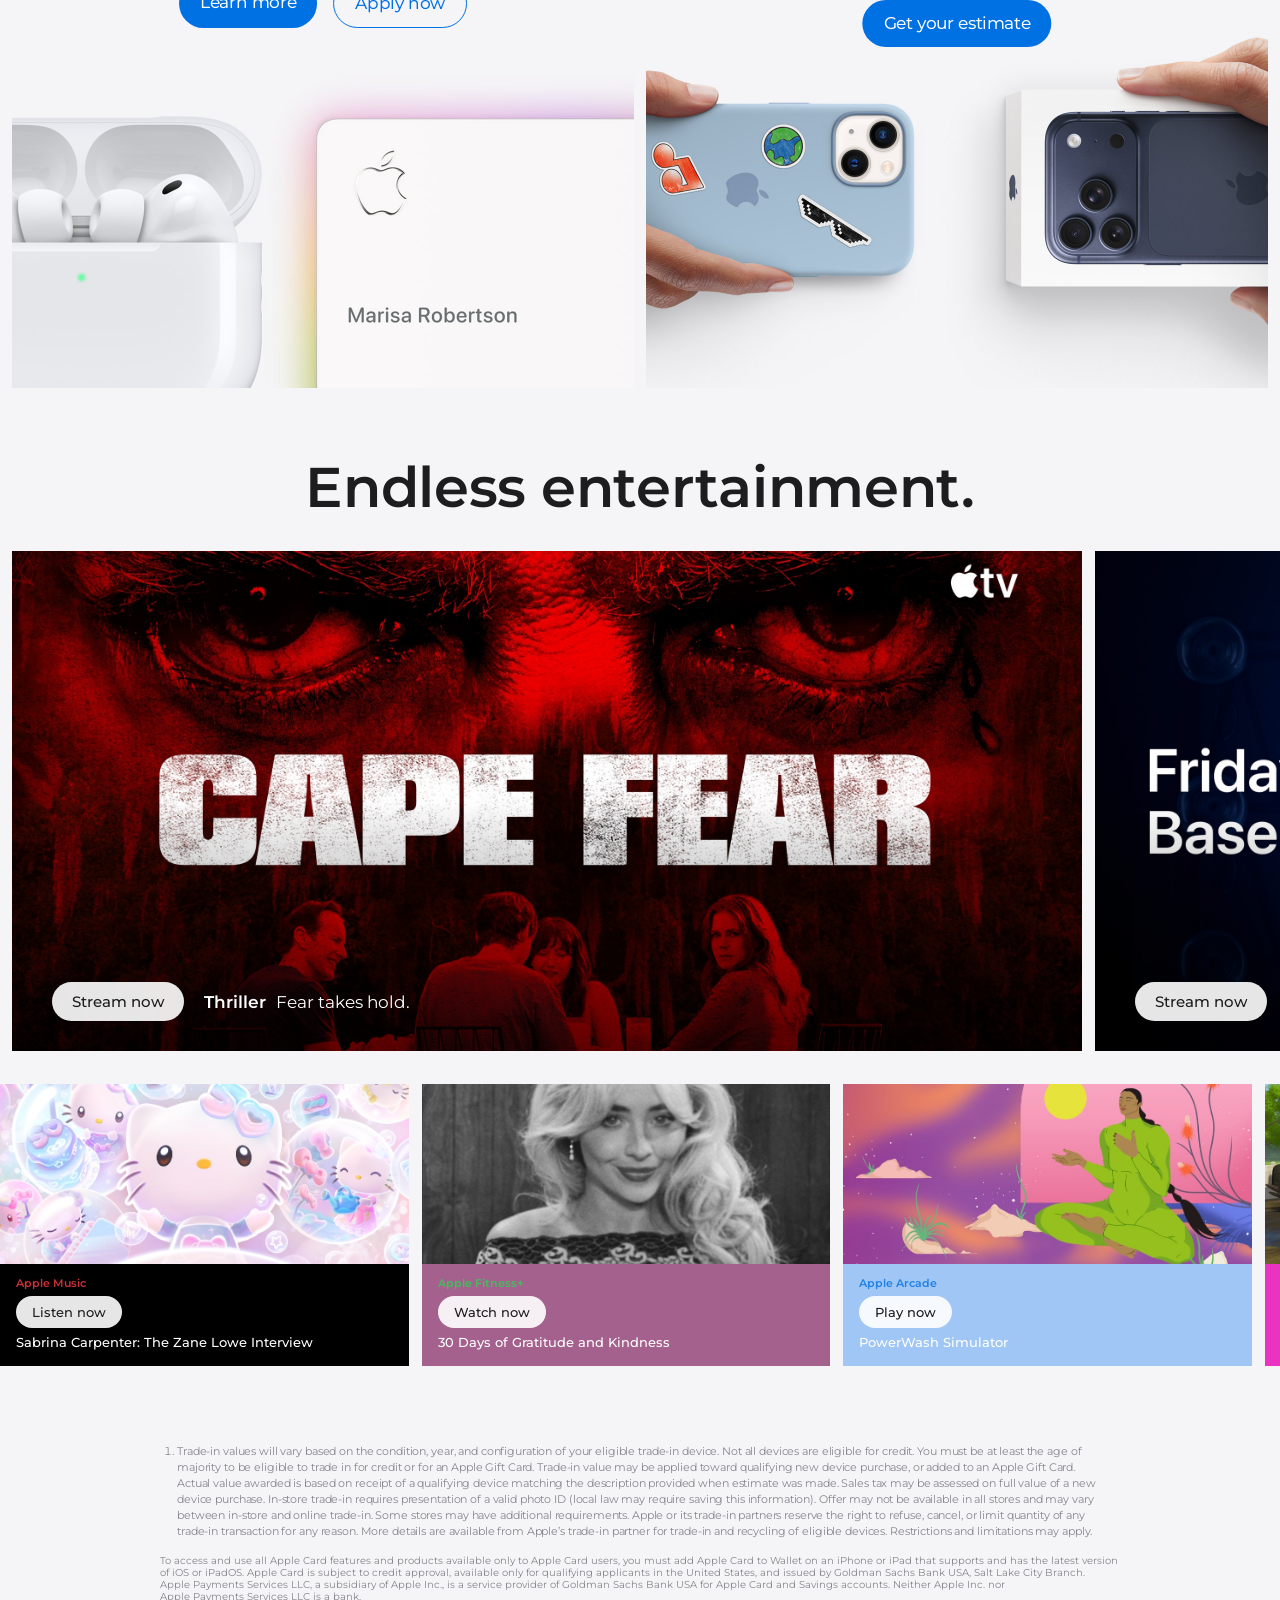
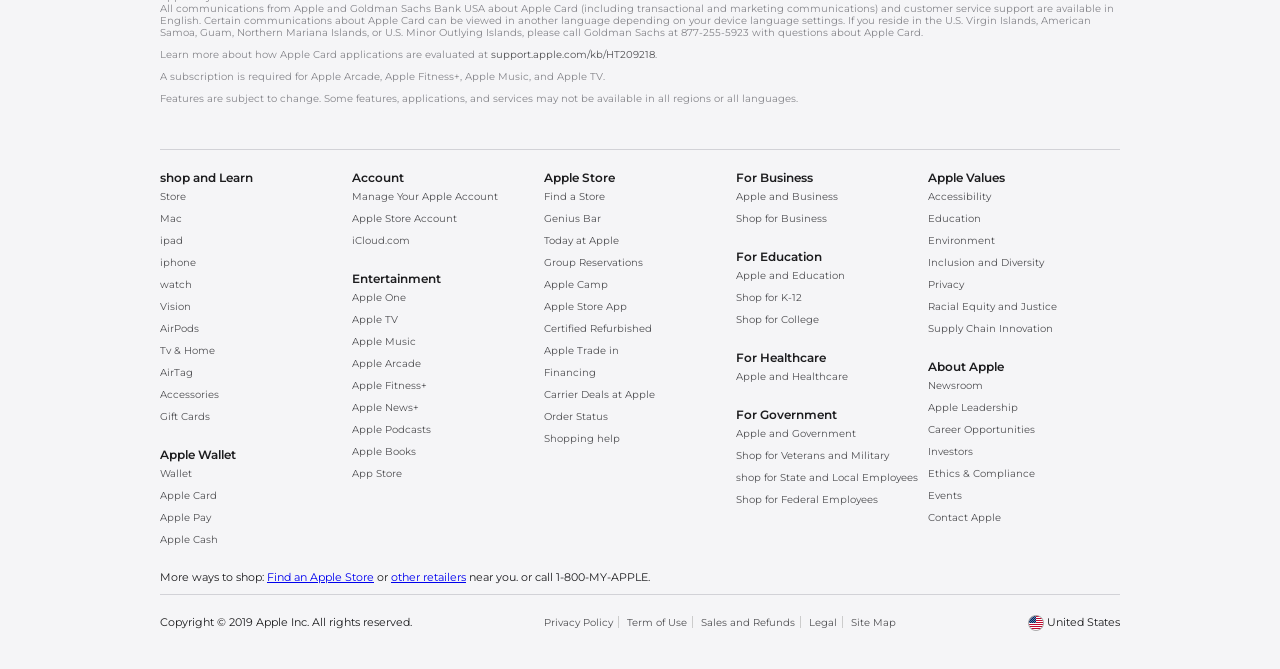
<file: Apple Website/APPLE.html>
<!-- group assignment
  Imran Mahmoud  (JZ2780)
  Yonathan Yilma (YV9888) -->
<!DOCTYPE html>
<html lang='en'>
<head>
    <meta charset='utf-8'>
    <meta name='viewport' content='width=device-width, initial-scale=1'>
    <title>Apple</title>
    <link rel='stylesheet' href='APPLE.css'>
   
    <link rel="preconnect" href="https://fonts.googleapis.com">
    <link rel="preconnect" href="https://fonts.gstatic.com" crossorigin>
    <link href="https://fonts.googleapis.com/css2?family=Montserrat:ital,wght@0,100..900;1,100..900&display=swap" rel="stylesheet">
    <link rel="icon" href="images/icon/favicon.png" />

</head>
<body>
    <div class="outer-wrapper">
        
       <header class="header-wrapper">
            <div class="internal-wrapper">
                <input type="checkbox" id="nav-toggle" class="nav-toggle-input">
                <div class="nav">
                    <ul>
                        <li class="logo-link"><a href="#"><img src="images/icon/apple-icon.png" alt="Apple"></a></li>
                        <li class="nav-item store-item"><a href="#">Store</a></li>
                        <li class="nav-item mac-item"><a href="#">Mac</a></li>
                        <li class="nav-item ipad-item"><a href="#">iPad</a></li>
                        <li class="nav-item iphone-item"><a href="#">iPhone</a></li>
                        <li class="nav-item watch-item"><a href="#">Watch</a></li>
                        <li class="nav-item vision-item"><a href="#">Vision</a></li>
                        <li class="nav-item airpods-item"><a href="#">AirPods</a></li>
                        <li class="nav-item tv-item"><a href="#">TV & Home</a></li>
                        <li class="nav-item entertainment-item"><a href="#">Entertainment</a></li>
                        <li class="nav-item accessories-item"><a href="#">Accessories</a></li>
                        <li class="nav-item support-item"><a href="#">Support</a></li>
                        <li class="search-link"><a href=""><img src="images/icon/searchicon.png" alt="Search"></a></li>
                        <li class="cart-link"><a href=""><img src="images/icon/bagicon.png" alt="Cart"></a></li>
                        <li class="menu-toggle">
                            <label for="nav-toggle" class="hamburger">
                                <span></span><span></span><span></span>
                            </label>
                        </li>
                    </ul>
                </div>

                <!-- Mobile nav panel (shown via hamburger at 833px and below) -->
                <nav class="mobile-nav">
                    <ul>
                        <li><a href="#">Store</a></li>
                        <li><a href="#">Mac</a></li>
                        <li><a href="#">iPad</a></li>
                        <li><a href="#">iPhone</a></li>
                        <li><a href="#">Watch</a></li>
                        <li><a href="#">Vision</a></li>
                        <li><a href="#">AirPods</a></li>
                        <li><a href="#">TV & Home</a></li>
                        <li><a href="#">Entertainment</a></li>
                        <li><a href="#">Accessories</a></li>
                        <li><a href="#">Support</a></li>
                    </ul>
                </nav>

                <!-- STORE -->
                <div class="nav-panel store-panel">
                    <div class="panel-inner">
                        <div class="panel-col">
                            <p class="panel-heading">Shop</p>
                            <ul class="panel-big">
                                <li><a href="#">Shop the Latest</a></li>
                                <li><a href="#">Mac</a></li>
                                <li><a href="#">iPad</a></li>
                                <li><a href="#">iPhone</a></li>
                                <li><a href="#">Apple Watch</a></li>
                                <li><a href="#">Apple Vision Pro</a></li>
                                <li><a href="#">AirPods</a></li>
                                <li><a href="#">Accessories</a></li>
                            </ul>
                        </div>
                        <div class="panel-col">
                            <p class="panel-heading">Quick Links</p>
                            <ul class="panel-small">
                                <li><a href="#">Find a Store</a></li>
                                <li><a href="#">Order Status</a></li>
                                <li><a href="#">Apple Trade In</a></li>
                                <li><a href="#">Financing</a></li>
                                <li><a href="#">Personal Setup</a></li>
                            </ul>
                        </div>
                        <div class="panel-col">
                            <p class="panel-heading">Shop Special Stores</p>
                            <ul class="panel-small">
                                <li><a href="#">Certified Refurbished</a></li>
                                <li><a href="#">Education</a></li>
                                <li><a href="#">Business</a></li>
                                <li><a href="#">Veterans and Military</a></li>
                                <li><a href="#">Government</a></li>
                            </ul>
                        </div>
                    </div>
                </div>

                <!-- MAC -->
                <div class="nav-panel mac-panel">
                    <div class="panel-inner">
                        <div class="panel-col">
                            <p class="panel-heading">Explore Mac</p>
                            <ul class="panel-big">
                                <li><a href="#">Explore All Mac</a></li>
                                <li><a href="#">MacBook Air</a></li>
                                <li><a href="#">MacBook Pro</a></li>
                                <li><a href="#">iMac</a></li>
                                <li><a href="#">Mac mini</a></li>
                                <li><a href="#">Mac Studio</a></li>
                                <li><a href="#">Displays</a></li>
                            </ul>
                            <ul class="panel-small panel-extra">
                                <li><a href="#">Compare Mac</a></li>
                                <li><a href="#">Switch from PC to Mac</a></li>
                            </ul>
                        </div>
                        <div class="panel-col">
                            <p class="panel-heading">Shop Mac</p>
                            <ul class="panel-small">
                                <li><a href="#">Shop Mac</a></li>
                                <li><a href="#">Help Me Choose</a></li>
                                <li><a href="#">Mac Accessories</a></li>
                                <li><a href="#">Apple Trade In</a></li>
                                <li><a href="#">Financing</a></li>
                                <li><a href="#">Personal Setup</a></li>
                            </ul>
                        </div>
                        <div class="panel-col">
                            <p class="panel-heading">More from Mac</p>
                            <ul class="panel-small">
                                <li><a href="#">Mac Support</a></li>
                                <li><a href="#">AppleCare</a></li>
                                <li><a href="#">macOS 27 Preview</a></li>
                                <li><a href="#">Apple Intelligence</a></li>
                                <li><a href="#">Apps by Apple</a></li>
                                <li><a href="#">iCloud+</a></li>
                                <li><a href="#">Mac for Business</a></li>
                                <li><a href="#">Education</a></li>
                            </ul>
                        </div>
                    </div>
                </div>

                <!-- IPAD -->
                <div class="nav-panel ipad-panel">
                    <div class="panel-inner">
                        <div class="panel-col">
                            <p class="panel-heading">Explore iPad</p>
                            <ul class="panel-big">
                                <li><a href="#">Explore All iPad</a></li>
                                <li><a href="#">iPad Pro</a></li>
                                <li><a href="#">iPad Air</a></li>
                                <li><a href="#">iPad</a></li>
                                <li><a href="#">iPad mini</a></li>
                                <li><a href="#">Apple Pencil</a></li>
                                <li><a href="#">Keyboards</a></li>
                            </ul>
                            <ul class="panel-small panel-extra">
                                <li><a href="#">Compare iPad</a></li>
                            </ul>
                        </div>
                        <div class="panel-col">
                            <p class="panel-heading">Shop iPad</p>
                            <ul class="panel-small">
                                <li><a href="#">Shop iPad</a></li>
                                <li><a href="#">iPad Accessories</a></li>
                                <li><a href="#">Apple Trade In</a></li>
                                <li><a href="#">Financing</a></li>
                                <li><a href="#">Personal Setup</a></li>
                            </ul>
                        </div>
                        <div class="panel-col">
                            <p class="panel-heading">More from iPad</p>
                            <ul class="panel-small">
                                <li><a href="#">iPad Support</a></li>
                                <li><a href="#">AppleCare</a></li>
                                <li><a href="#">iPadOS 27 Preview</a></li>
                                <li><a href="#">Apple Intelligence</a></li>
                                <li><a href="#">Apps by Apple</a></li>
                                <li><a href="#">iCloud+</a></li>
                                <li><a href="#">Education</a></li>
                            </ul>
                        </div>
                    </div>
                </div>

                <!-- IPHONE -->
                <div class="nav-panel iphone-panel">
                    <div class="panel-inner">
                        <div class="panel-col">
                            <p class="panel-heading">Explore iPhone</p>
                            <ul class="panel-big">
                                <li><a href="#">Explore All iPhone</a></li>
                                <li><a href="#">iPhone 17 Pro</a></li>
                                <li><a href="#">iPhone Air</a></li>
                                <li><a href="#">iPhone 17</a></li>
                                <li><a href="#">iPhone 17e</a></li>
                                <li><a href="#">iPhone 16</a></li>
                            </ul>
                            <ul class="panel-small panel-extra">
                                <li><a href="#">Compare iPhone</a></li>
                                <li><a href="#">Switch from Android</a></li>
                            </ul>
                        </div>
                        <div class="panel-col">
                            <p class="panel-heading">Shop iPhone</p>
                            <ul class="panel-small">
                                <li><a href="#">Shop iPhone</a></li>
                                <li><a href="#">iPhone Accessories</a></li>
                                <li><a href="#">Apple Trade In</a></li>
                                <li><a href="#">Carrier Deals at Apple</a></li>
                                <li><a href="#">Financing</a></li>
                                <li><a href="#">Personal Setup</a></li>
                            </ul>
                        </div>
                        <div class="panel-col">
                            <p class="panel-heading">More from iPhone</p>
                            <ul class="panel-small">
                                <li><a href="#">iPhone Support</a></li>
                                <li><a href="#">AppleCare</a></li>
                                <li><a href="#">iOS 27 Preview</a></li>
                                <li><a href="#">Apple Intelligence</a></li>
                                <li><a href="#">Apps by Apple</a></li>
                                <li><a href="#">iPhone Privacy</a></li>
                                <li><a href="#">Better with Mac</a></li>
                                <li><a href="#">iCloud+</a></li>
                                <li><a href="#">Wallet, Pay, Card</a></li>
                            </ul>
                        </div>
                    </div>
                </div>

                <!-- WATCH -->
                <div class="nav-panel watch-panel">
                    <div class="panel-inner">
                        <div class="panel-col">
                            <p class="panel-heading">Explore Watch</p>
                            <ul class="panel-big">
                                <li><a href="#">Explore All Apple Watch</a></li>
                                <li><a href="#">Apple Watch Series 11</a></li>
                                <li><a href="#">Apple Watch SE 3</a></li>
                                <li><a href="#">Apple Watch Ultra 3</a></li>
                                <li><a href="#">Apple Watch Nike</a></li>
                                <li><a href="#">Apple Watch Hermès</a></li>
                            </ul>
                            <ul class="panel-small panel-extra">
                                <li><a href="#">Compare Watch</a></li>
                                <li><a href="#">Why Apple Watch</a></li>
                            </ul>
                        </div>
                        <div class="panel-col">
                            <p class="panel-heading">Shop Watch</p>
                            <ul class="panel-small">
                                <li><a href="#">Shop Apple Watch</a></li>
                                <li><a href="#">Apple Watch Bands</a></li>
                                <li><a href="#">Apple Watch Accessories</a></li>
                                <li><a href="#">Apple Trade In</a></li>
                                <li><a href="#">Financing</a></li>
                                <li><a href="#">Personal Setup</a></li>
                            </ul>
                        </div>
                        <div class="panel-col">
                            <p class="panel-heading">More from Watch</p>
                            <ul class="panel-small">
                                <li><a href="#">Apple Watch Support</a></li>
                                <li><a href="#">AppleCare</a></li>
                                <li><a href="#">watchOS 27 Preview</a></li>
                                <li><a href="#">Apple Watch For Your Kids</a></li>
                                <li><a href="#">Apps by Apple</a></li>
                                <li><a href="#">Apple Fitness+</a></li>
                                <li><a href="#">Education</a></li>
                            </ul>
                        </div>
                    </div>
                </div>

                <!-- VISION -->
                <div class="nav-panel vision-panel">
                    <div class="panel-inner">
                        <div class="panel-col">
                            <p class="panel-heading">Explore Vision</p>
                            <ul class="panel-big">
                                <li><a href="#">Explore Apple Vision Pro</a></li>
                            </ul>
                            <ul class="panel-small panel-extra">
                                <li><a href="#">Tech Specs</a></li>
                            </ul>
                        </div>
                        <div class="panel-col">
                            <p class="panel-heading">Shop Vision</p>
                            <ul class="panel-small">
                                <li><a href="#">Shop Apple Vision Pro</a></li>
                                <li><a href="#">Apple Vision Pro Accessories</a></li>
                                <li><a href="#">Book a Demo</a></li>
                                <li><a href="#">Financing</a></li>
                                <li><a href="#">Personal Setup</a></li>
                            </ul>
                        </div>
                        <div class="panel-col">
                            <p class="panel-heading">More from Vision</p>
                            <ul class="panel-small">
                                <li><a href="#">Apple Vision Pro Support</a></li>
                                <li><a href="#">AppleCare</a></li>
                                <li><a href="#">visionOS 27 Preview</a></li>
                                <li><a href="#">Apple Vision Pro for Enterprise</a></li>
                            </ul>
                        </div>
                    </div>
                </div>

                <!-- AIRPODS -->
                <div class="nav-panel airpods-panel">
                    <div class="panel-inner">
                        <div class="panel-col">
                            <p class="panel-heading">Explore AirPods</p>
                            <ul class="panel-big">
                                <li><a href="#">Explore All AirPods</a></li>
                                <li><a href="#">AirPods 4</a></li>
                                <li><a href="#">AirPods Pro 3</a></li>
                                <li><a href="#">AirPods Max 2</a></li>
                            </ul>
                            <ul class="panel-small panel-extra">
                                <li><a href="#">Compare AirPods</a></li>
                            </ul>
                        </div>
                        <div class="panel-col">
                            <p class="panel-heading">Shop AirPods</p>
                            <ul class="panel-small">
                                <li><a href="#">Shop AirPods</a></li>
                                <li><a href="#">AirPods Accessories</a></li>
                            </ul>
                        </div>
                        <div class="panel-col">
                            <p class="panel-heading">More from AirPods</p>
                            <ul class="panel-small">
                                <li><a href="#">AirPods Support</a></li>
                                <li><a href="#">AppleCare</a></li>
                                <li><a href="#">Hearing Health</a></li>
                                <li><a href="#">Apple Music</a></li>
                                <li><a href="#">Apple Fitness+</a></li>
                            </ul>
                        </div>
                    </div>
                </div>

                <!-- TV & HOME -->
                <div class="nav-panel tv-panel">
                    <div class="panel-inner">
                        <div class="panel-col">
                            <p class="panel-heading">Explore TV & Home</p>
                            <ul class="panel-big">
                                <li><a href="#">Explore TV & Home</a></li>
                                <li><a href="#">Apple TV 4K</a></li>
                                <li><a href="#">HomePod</a></li>
                                <li><a href="#">HomePod mini</a></li>
                            </ul>
                        </div>
                        <div class="panel-col">
                            <p class="panel-heading">Shop TV & Home</p>
                            <ul class="panel-small">
                                <li><a href="#">Shop Apple TV 4K</a></li>
                                <li><a href="#">Shop HomePod</a></li>
                                <li><a href="#">Shop HomePod mini</a></li>
                                <li><a href="#">Shop Siri Remote</a></li>
                                <li><a href="#">TV & Home Accessories</a></li>
                            </ul>
                        </div>
                        <div class="panel-col">
                            <p class="panel-heading">More from TV & Home</p>
                            <ul class="panel-small">
                                <li><a href="#">Apple TV Support</a></li>
                                <li><a href="#">HomePod Support</a></li>
                                <li><a href="#">AppleCare for Apple TV</a></li>
                                <li><a href="#">AppleCare for HomePod</a></li>
                                <li><a href="#">Apple TV app</a></li>
                                <li><a href="#">Apple TV</a></li>
                                <li><a href="#">Home app</a></li>
                                <li><a href="#">Apple Music</a></li>
                                <li><a href="#">AirPlay</a></li>
                            </ul>
                        </div>
                    </div>
                </div>

                <!-- ENTERTAINMENT -->
                <div class="nav-panel entertainment-panel">
                    <div class="panel-inner">
                        <div class="panel-col">
                            <p class="panel-heading">Explore Entertainment</p>
                            <ul class="panel-big">
                                <li><a href="#">Explore Entertainment</a></li>
                                <li><a href="#">Apple One</a></li>
                                <li><a href="#">Apple TV</a></li>
                                <li><a href="#">Apple Music</a></li>
                                <li><a href="#">Apple Arcade</a></li>
                                <li><a href="#">Apple Fitness+</a></li>
                                <li><a href="#">Apple News+</a></li>
                                <li><a href="#">Apple Podcasts</a></li>
                                <li><a href="#">Apple Books</a></li>
                                <li><a href="#">App Store</a></li>
                            </ul>
                        </div>
                        <div class="panel-col">
                            <p class="panel-heading">Support</p>
                            <ul class="panel-small">
                                <li><a href="#">Apple TV Support</a></li>
                                <li><a href="#">Apple Music Support</a></li>
                            </ul>
                        </div>
                    </div>
                </div>

                <!-- ACCESSORIES -->
                <div class="nav-panel accessories-panel">
                    <div class="panel-inner">
                        <div class="panel-col">
                            <p class="panel-heading">Shop Accessories</p>
                            <ul class="panel-big">
                                <li><a href="#">Shop All Accessories</a></li>
                                <li><a href="#">Mac</a></li>
                                <li><a href="#">iPad</a></li>
                                <li><a href="#">iPhone</a></li>
                                <li><a href="#">Apple Watch</a></li>
                                <li><a href="#">Apple Vision Pro</a></li>
                                <li><a href="#">AirPods</a></li>
                                <li><a href="#">TV & Home</a></li>
                            </ul>
                        </div>
                        <div class="panel-col">
                            <p class="panel-heading">Explore Accessories</p>
                            <ul class="panel-small">
                                <li><a href="#">Made by Apple</a></li>
                                <li><a href="#">Beats</a></li>
                                <li><a href="#">AirTag</a></li>
                                <li><a href="#">Assistive Technologies</a></li>
                            </ul>
                        </div>
                    </div>
                </div>

                <!-- SUPPORT -->
                <div class="nav-panel support-panel">
                    <div class="panel-inner">
                        <div class="panel-col">
                            <p class="panel-heading">Explore Support</p>
                            <ul class="panel-big">
                                <li><a href="#">iPhone</a></li>
                                <li><a href="#">Mac</a></li>
                                <li><a href="#">iPad</a></li>
                                <li><a href="#">Watch</a></li>
                                <li><a href="#">Apple Vision Pro</a></li>
                                <li><a href="#">AirPods</a></li>
                                <li><a href="#">Music</a></li>
                                <li><a href="#">TV</a></li>
                            </ul>
                            <ul class="panel-small panel-extra">
                                <li><a href="#">Explore Support</a></li>
                            </ul>
                        </div>
                        <div class="panel-col">
                            <p class="panel-heading">Get Help</p>
                            <ul class="panel-small">
                                <li><a href="#">Community</a></li>
                                <li><a href="#">Check Coverage</a></li>
                                <li><a href="#">Genius Bar</a></li>
                                <li><a href="#">Repair</a></li>
                            </ul>
                        </div>
                        <div class="panel-col">
                            <p class="panel-heading">Helpful Topics</p>
                            <ul class="panel-small">
                                <li><a href="#">Get AppleCare</a></li>
                                <li><a href="#">Apple Account and Password</a></li>
                                <li><a href="#">Billing & Subscriptions</a></li>
                                <li><a href="#">Accessibility</a></li>
                            </ul>
                        </div>
                    </div>
                </div>

            </div>
        </header>

        <section class="section-hero">

        <div class="tile-wrapper iphone">
            <a class="tile-link" href="#"></a>
            <div class="tile-content">
                <div class="tile-copy-wrapper">
                    <h2 class="tile-headline">iPhone</h2>
                    <p class="tile-subhead">Meet the latest iPhone lineup.</p>
                </div>
                <div class="tile-ctas">
                    <a href="#" class="button">Learn more</a>
                    <a href="#" class="button button-secondary">Shop iPhone</a>
                </div>
            </div>
            <div class="tile-image-wrapper">
                <img src="images/home/iphone.jpg" alt="iPhone">
            </div>
        </div>

        <div class="tile-wrapper father-day">
            <a class="tile-link" href="#"></a>
            <div class="tile-content">
                <div class="tile-copy-wrapper">
                    <h2 class="tile-headline">Father's Day</h2>
                    <p class="tile-subhead">June 21 is coming up. Find the perfect gift.</p>
                </div>
                <div class="tile-ctas">
                    <a href="#" class="button">Shop</a>
                </div>
            </div>
            <div class="tile-image-wrapper">
                <img src="images/home/father.jpg" alt="Father's Day">
            </div>
        </div>

        <div class="tile-wrapper college">
            <a class="tile-link" href="#"></a>
            <div class="tile-content">
                <div class="tile-copy-wrapper">
                    <h2 class="tile-headline">Apple for College</h2>
                    <p class="tile-subhead">Mac and iPad. Major in any field.</p>
                </div>
                <div class="tile-ctas">
                    <a href="#" class="button">Learn more</a>
                </div>
            </div>
            <div class="tile-image-wrapper">
                <img src="images/home/appleForCollage.jpg" alt="College">
            </div>
        </div>

        </section>

        <section class="section-promo">

        <div class="tile-wrapper macbook-air">
            <a class="tile-link" href="#"></a>
            <div class="tile-content">
                <div class="tile-copy-wrapper">
                    <h3 class="tile-headline">MacBook Air</h3>
                    <p class="tile-subhead">Now supercharged by M5.</p>
                </div>
                <div class="tile-ctas">
                    <a href="#" class="button">Learn more</a>
                    <a href="#" class="button button-secondary">Buy</a>
                </div>
            </div>
            <div class="tile-image-wrapper">
                <img src="images/home/macBookAir.jpg" alt="MacBook Air">
            </div>
        </div>

        <div class="tile-wrapper ipad-air">
            <a class="tile-link" href="#"></a>
            <div class="tile-content">
                <div class="tile-copy-wrapper">
                        <h3 class="tile-headline">
                            <img src="images/icon/ipadair.png" alt="iPad Air">
                        </h3>
                    <p class="tile-subhead">Now supercharged by M4.</p>
                </div>
                <div class="tile-ctas">
                    <a href="#" class="button">Learn more</a>
                    <a href="#" class="button button-secondary">Buy</a>
                </div>
            </div>
            <div class="tile-image-wrapper">
                <img src="images/home/ipadAir.jpg" alt="iPad Air">
            </div>
        </div>

        <div class="tile-wrapper macbook-pro theme-dark">
            <a class="tile-link" href="#"></a>
            <div class="tile-content">
                <div class="tile-copy-wrapper">
                    <h3 class="tile-headline">MacBook Pro</h3>
                    <p class="tile-subhead">Now with M5, M5 Pro, and M5 Max.</p>
                </div>
                <div class="tile-ctas">
                    <a href="#" class="button">Learn more</a>
                    <a href="#" class="button button-secondary">Buy</a>
                </div>
            </div>
            <div class="tile-image-wrapper">
                <img src="images/home/macBookPro.jpg" alt="MacBook Pro">
            </div>
        </div>

        <div class="tile-wrapper apple-watch">
            <a class="tile-link" href="#"></a>
            <div class="tile-content">
                <div class="tile-copy-wrapper">
                    <h3 class="tile-headline">
        <img src="images/icon/watchseries.png" alt="Apple Watch Series 11">
    </h3>
                    <p class="tile-subhead">The ultimate way to watch your health.</p>
                </div>
                <div class="tile-ctas">
                    <a href="#" class="button">Learn more</a>
                    <a href="#" class="button button-secondary">Buy</a>
                </div>
            </div>
            <div class="tile-image-wrapper">
                <img src="images/home/watchseries.jpg" alt="Apple Watch">
            </div>
        </div>
        <div class="tile-wrapper apple-card">
            <a class="tile-link" href="#"></a>
            <div class="tile-content">
                <div class="tile-copy-wrapper">
                    <h3 class="tile-headline">
                        <img src="images/icon/card.png" alt="Apple Card">
                    </h3>
                    <p class="tile-subhead">Special new Apple Card<br>and AirPods Pro 3 offer.</p>
                </div>
                <div class="tile-ctas">
                    <a href="#" class="button">Learn more</a>
                    <a href="#" class="button button-secondary">Apply now</a>
                </div>
            </div>
            <div class="tile-image-wrapper">
                <img src="images/home/card.jpg" alt="Apple Card">
            </div>
        </div>
        <div class="tile-wrapper trade-in">
            <a class="tile-link" href="#"></a>
            <div class="tile-content">
                <div class="tile-copy-wrapper">
                    <h3 class="tile-headline">
                        <img src="images/icon/TradeIN.png" alt="Apple Trade In">
                    </h3>
                    <p class="tile-subhead">Get up to $195–$695<br> in credit when you trade in <br>iPhone 13 or higher.</p>
                </div>
                <div class="tile-ctas">
                    <a href="#" class="button">Get your estimate</a>
                </div>
            </div>
            <div class="tile-image-wrapper">
                <img src="images/home/tradeIn.jpg" alt="Apple Trade In">
            </div>
        </div>

        

        </section>
        
        <section class="section-entertainment">
        
        

    <div class="entertainment-wrapper">
        
        <h2 class="entertainment-headline">Endless entertainment.</h2>

        <!-- TV Gallery - big cards -->
        <div class="tv-gallery">
            <ul class="tv-gallery-list">
                <li class="tv-card">
                    <a href="#">
                        <div class="tv-card-bg" style="background-image:url('images/home/cape\ fear.jpg')"></div>
                        <div class="tv-card-content">
                            <div class="tv-card-bottom">
                                <span class="tv-card-btn">Stream now</span>
                                <p class="tv-card-note"><span class="tv-card-genre">Thriller</span> Fear takes hold.</p>
                            </div>
                        </div>
                    </a>
                </li>
                <li class="tv-card">
                    <a href="#">
                        <div class="tv-card-bg" style="background-image:url('images/home/baseball.jpg')"></div>
                        <div class="tv-card-content">
                            <div class="tv-card-bottom">
                                <span class="tv-card-btn">Stream now</span>
                                <p class="tv-card-note"><span class="tv-card-genre">Mystery</span> Welcome to the island.</p>
                            </div>
                        </div>
                    </a>
                </li>
                <li class="tv-card">
                    <a href="#">
                        <div class="tv-card-bg" style="background-image:url('images/home/f1.jpg')"></div>
                        <div class="tv-card-content">
                            <div class="tv-card-bottom">
                                <span class="tv-card-btn">F1 on Apple TV</span>
                                <p class="tv-card-note">Every Grand Prix™, live and on demand—all in one place, all year long.</p>
                            </div>
                        </div>
                    </a>
                </li>
                <li class="tv-card">
                    <a href="#">
                        <div class="tv-card-bg" style="background-image:url('images/home/margo.jpg')"></div>
                        <div class="tv-card-content">
                            <div class="tv-card-bottom">
                                <span class="tv-card-btn">Stream now</span>
                                <p class="tv-card-note"><span class="tv-card-genre">Drama</span> Is it a crime to want more?</p>
                            </div>
                        </div>
                    </a>
                </li>
                <li class="tv-card">
                    <a href="#">
                        <div class="tv-card-bg" style="background-image:url('images/home/Mls.jpg')"></div>
                        <div class="tv-card-content">
                            <div class="tv-card-bottom">
                                <span class="tv-card-btn">MLS on Apple TV</span>
                                <p class="tv-card-note">Watch every club, every match, live—all season long.</p>
                            </div>
                        </div>
                    </a>
                </li>
                <li class="tv-card">
                    <a href="#">
                        <div class="tv-card-bg" style="background-image:url('images/home/pleasure.jpg')"></div>
                        <div class="tv-card-content">
                            <div class="tv-card-bottom">
                                <span class="tv-card-btn">Stream now</span>
                                <p class="tv-card-note"><span class="tv-card-genre">Thriller</span> A soccer mom falls down a rabbit hole.</p>
                            </div>
                        </div>
                    </a>
                </li>
                <li class="tv-card">
                    <a href="#">
                        <div class="tv-card-bg" style="background-image:url('images/home/starCity.jpg')"></div>
                        <div class="tv-card-content">
                            <div class="tv-card-bottom">
                                <span class="tv-card-btn">See the schedule</span>
                                <p class="tv-card-note">Live MLB games, every Friday.</p>
                            </div>
                        </div>
                    </a>
                </li>
                <li class="tv-card">
                    <a href="#">
                        <div class="tv-card-bg" style="background-image:url('images/home/widows.jpg')"></div>
                        <div class="tv-card-content">
                            <div class="tv-card-bottom">
                                <span class="tv-card-btn">Stream now</span>
                                <p class="tv-card-note"><span class="tv-card-genre">Drama</span> A bold new chapter behind Soviet lines.</p>
                            </div>
                        </div>
                    </a>
                </li>
                <li class="tv-card">
                    <a href="#">
                        <div class="tv-card-bg" style="background-image:url('images/home/YourFriends.jpg')"></div>
                        <div class="tv-card-content">
                            <div class="tv-card-bottom">
                                <span class="tv-card-btn">Stream now</span>
                                <p class="tv-card-note"><span class="tv-card-genre">Comedy</span> Everyone's got a side hustle.</p>
                            </div>
                        </div>
                    </a>
                </li>
            </ul>
        </div>

        
        <div class="fam-gallery">
            <ul class="fam-gallery-list">
                <li class="fam-card" style="background-color:#000;">
                    <a href="#">
                        <img src="images/home/image1.jpg" alt="">
                        <div class="fam-card-content">
                            <span class="fam-service-label fam-music">Apple Music</span>
                            <span class="fam-card-btn">Listen now</span>
                            <p class="fam-card-note">Sabrina Carpenter: The Zane Lowe Interview</p>
                        </div>
                    </a>
                </li>
                <li class="fam-card" style="background-color:#a4618d;">
                    <a href="#">
                        <img src="images/home/image2.jpg" alt="">
                        <div class="fam-card-content">
                            <span class="fam-service-label fam-fitness">Apple Fitness+</span>
                            <span class="fam-card-btn">Watch now</span>
                            <p class="fam-card-note">30 Days of Gratitude and Kindness</p>
                        </div>
                    </a>
                </li>
                <li class="fam-card" style="background-color:#9fc6f4;">
                    <a href="#">
                        <img src="images/home/image3.jpg" alt="">
                        <div class="fam-card-content">
                            <span class="fam-service-label fam-arcade">Apple Arcade</span>
                            <span class="fam-card-btn">Play now</span>
                            <p class="fam-card-note">PowerWash Simulator</p>
                        </div>
                    </a>
                </li>
                <li class="fam-card" style="background-color:#ea33c0;">
                    <a href="#">
                        <img src="images/home/image4.jpg" alt="">
                        <div class="fam-card-content">
                            <span class="fam-service-label fam-music">Apple Music</span>
                            <span class="fam-card-btn">Listen now</span>
                            <p class="fam-card-note">A-List Pop</p>
                        </div>
                    </a>
                </li>
                <li class="fam-card" style="background-color:#271810;">
                    <a href="#">
                        <img src="images/home/image5.jpg" alt="">
                        <div class="fam-card-content">
                            <span class="fam-service-label fam-fitness">Apple Fitness+</span>
                            <span class="fam-card-btn">Watch now</span>
                            <p class="fam-card-note">Strength with Jenn • Music by Davido</p>
                        </div>
                    </a>
                </li>
                <li class="fam-card" style="background-color:#3397d4;">
                    <a href="#">
                        <img src="images/home/image6.jpg" alt="">
                        <div class="fam-card-content">
                            <span class="fam-service-label fam-arcade">Apple Arcade</span>
                            <span class="fam-card-btn">Play now</span>
                            <p class="fam-card-note">SpongeBob: Patty Pursuit 2</p>
                        </div>
                    </a>
                </li>
                <li class="fam-card" style="background-color:#de9444;">
                    <a href="#">
                        <img src="images/home/image7.jpg" alt="">
                        <div class="fam-card-content">
                            <span class="fam-service-label fam-music">Apple Music</span>
                            <span class="fam-card-btn">Listen now</span>
                            <p class="fam-card-note">New Music Daily</p>
                        </div>
                    </a>
                </li>
                <li class="fam-card" style="background-color:#371410;">
                    <a href="#">
                        <img src="images/home/image8.jpg" alt="">
                        <div class="fam-card-content">
                            <span class="fam-service-label fam-fitness">Apple Fitness+</span>
                            <span class="fam-card-btn">Watch now</span>
                            <p class="fam-card-note">Asian-Pacific American Heritage Month</p>
                        </div>
                    </a>
                </li>
                <li class="fam-card" style="background-color:#f4f8fb;">
                    <a href="#">
                        <img src="images/home/image9.jpg" alt="">
                        <div class="fam-card-content" style="background:rgb(3, 3, 62) ">
                            <span class="fam-service-label fam-arcade">Apple Arcade</span>
                            <span class="fam-card-btn">Play now</span>
                            <p class="fam-card-note">Hello Kitty Island Adventure</p>
                        </div>
                    </a>
                </li>
            </ul>
        </div>

    </div>
        </section>
       

        <footer class="footer-wrapper">
            <div class="internal-wrapper">
                <div class="upper-text-container">
                    <ol>
                        <li id="footnote-1">
                            Trade‑in values will vary based on the condition, year, and configuration of your eligible trade‑in 
                            device. Not all devices are eligible for credit. You must be at least the age of majority to be eligible to trade 
                            in for credit or for an Apple&nbsp;Gift&nbsp;Card. Trade‑in value may be applied toward qualifying new device purchase, 
                            or added to an Apple&nbsp;Gift&nbsp;Card. Actual value awarded is based on receipt of a qualifying device matching the 
                            description provided when estimate was made. Sales tax may be assessed on full value of a new device purchase. In‑store trade‑in 
                            requires presentation of a valid photo ID (local law may require saving this information). Offer may not be available in all stores 
                            and may vary between in‑store and online trade‑in. Some stores may have additional requirements. Apple or its trade‑in partners reserve the 
                            right to refuse, cancel, or limit quantity of any trade‑in transaction for any reason. More details are available from Apple’s trade-in 
                            partner for trade‑in and recycling of eligible devices. Restrictions and limitations may&nbsp;apply.
                        </li>
                    </ol>

                    <ul>
                            <li> 
                                <div class="footnote-apple-card">
                                    <p>To access and use all Apple&nbsp;Card features and products available only to Apple&nbsp;Card users, you must add Apple&nbsp;Card to Wallet on an iPhone or iPad that supports and has the latest version of iOS or iPadOS. Apple&nbsp;Card is subject to credit approval, available only for qualifying applicants in the United States, and issued by Goldman Sachs Bank USA, Salt Lake City Branch.</p>
                                    <p >Apple&nbsp;Payments&nbsp;Services&nbsp;LLC, a subsidiary of Apple&nbsp;Inc., is a service provider of Goldman Sachs Bank USA for Apple&nbsp;Card and Savings accounts. Neither Apple&nbsp;Inc. nor Apple&nbsp;Payments&nbsp;Services&nbsp;LLC is a bank.</p>
                                    <p >All communications from Apple and Goldman Sachs Bank USA about Apple&nbsp;Card (including transactional and marketing communications) and customer service support are available in English. Certain communications about Apple&nbsp;Card can be viewed in another language depending on your device language settings. If you reside in the U.S. Virgin Islands, American Samoa, Guam, Northern Mariana Islands, or U.S. Minor Outlying Islands, please call Goldman Sachs at 877-255-5923 with questions about Apple&nbsp;Card.</p>

                                </div> 
                            </li>
                            <li> 
                                <div class="footnote-apple-card">
                                    Learn more about how Apple&nbsp;Card applications are evaluated at
                                    <a href="#">support.apple.com/kb/HT209218</a>.
                                </div> 
                            </li>
                            <li>A subscription is required for Apple&nbsp;Arcade, Apple&nbsp;Fitness+, Apple&nbsp;Music, and Apple&nbsp;TV.</li>
                            <li>Features are subject to change. Some features, applications, and services may not be available in all regions or all languages.</li>
                        </ul>

                </div>

                <div class="footer-links-wrapper">
                    <div class="links-wrapper-1">
                        <h3>shop and Learn</h3>
                        <ul>
                            <li><a href="#">Store</a></li>
                            <li><a href="#">Mac</a></li>
                            <li><a href="#">ipad</a></li>
                            <li><a href="#">iphone</a></li>
                            <li><a href="#">watch</a></li>
                            <li><a href="#">Vision</a></li>
                            <li><a href="#">AirPods</a></li>
                            <li><a href="#">Tv & Home</a></li>
                            <li><a href="#">AirTag</a></li>
                            <li><a href="#">Accessories</a></li>
                            <li><a href="#">Gift Cards</a></li>
                        </ul>
                        <h3>Apple Wallet</h3>
                        <ul>
                            <li><a href="#">Wallet</a></li>
                            <li><a href="#">Apple Card</a></li>
                            <li><a href="#">Apple Pay</a></li>
                            <li><a href="#">Apple Cash</a></li>
                        </ul>
                        

                    </div>
                    <div class="links-wrapper-2">

                        <h3>Account</h3>
                        <ul>
                            <li><a href="">Manage Your Apple Account</a></li>
                            <li><a href="">Apple Store Account</a></li>
                            <li><a href="">iCloud.com</a></li>
                        </ul>
                        <h3>Entertainment</h3>
                        <ul>
                            <li><a href="#">Apple One </a></li>
                            <li><a href="#">Apple TV</a></li>
                            <li><a href="#">Apple Music</a></li>
                            <li><a href="#">Apple Arcade</a></li>
                            <li><a href="#">Apple Fitness+</a></li>
                            <li><a href="#">Apple News+</a></li>
                            <li><a href="#">Apple Podcasts</a></li>
                            <li><a href="#">Apple Books</a></li>
                            <li><a href="#">App Store</a></li>
                            
                        </ul>
                        
                    </div>
                    <div class="links-wrapper-3">
                        <h3>Apple Store</h3>
                        <ul>
                            <li><a href="">Find a Store</a></li>
                            <li><a href="">Genius Bar</a></li>
                            <li><a href="">Today at Apple</a></li>
                            <li><a href="">Group Reservations</a></li>
                            <li><a href="">Apple Camp</a></li>
                            <li><a href="">Apple Store App</a></li>
                            <li><a href="">Certified Refurbished</a></li>
                            <li><a href="">Apple Trade in</a></li>
                            <li><a href="">Financing</a></li>
                            <li><a href="">Carrier Deals at Apple</a></li>
                            <li><a href="">Order Status</a></li>
                            <li><a href="">Shopping help</a></li>
                        </ul>
                    </div>
                    <div class="links-wrapper-4">
                        <h3>For Business</h3>
                        <ul>
                            <li><a href="">Apple and Business</a></li>
                            <li><a href="">Shop for Business</a></li>
                        </ul>
                        <h3>For Education</h3>
                        <ul>
                            <li><a href="">Apple and Education</a></li>
                            <li><a href="">Shop for K-12</a></li>
                            <li><a href="">Shop for College</a></li>
                        </ul>
                        <h3>For Healthcare</h3>
                        <ul>
                            <li><a href="">Apple and Healthcare</a></li>
                            
                        </ul>
                        <h3>For Government</h3>
                        <!-- I have to change the txt of Govt -->
                        <ul>  
                            <li><a href="">Apple and Government</a></li>
                            <li><a href="">Shop for Veterans and Military</a></li>
                            <li><a href="">shop for State and Local Employees</a></li>
                            <li><a href="">Shop for Federal Employees

                            </a></li>

                        </ul>
                        

                        
                    </div>
                    <div class="links-wrapper-5">
                        <h3>Apple Values</h3>
                        <ul>
                            <li><a href="">Accessibility</a></li>
                            <li><a href="">Education</a></li>
                            <li><a href="">Environment</a></li>
                            <li><a href="">Inclusion and Diversity</a></li>
                            <li><a href="">Privacy</a></li>
                            <li><a href="">Racial Equity and Justice</a></li>
                            <li><a href="">Supply Chain Innovation</a></li>
                        </ul>

                        <h3>About Apple</h3>
                        <ul>                                                 
                            <li><a href="">Newsroom</a></li>
                            <li><a href="">Apple Leadership</a></li>
                            <li><a href="">Career Opportunities</a></li>
                            <li><a href="">Investors</a></li>
                            <li><a href="">Ethics & Compliance</a></li>
                            <li><a href="">Events</a></li>
                            <li><a href="">Contact Apple</a></li>
                        </ul>
                        
                    </div>

                </div>
                <div class="my-apple-wrapper">
                    More ways to shop: <a href="#">Find an Apple Store</a> or <a href="#">other retailers</a> 
                    near you. or call 1-800-MY-APPLE.
                </div>
                <div class="copyright-wrapper">
                    <div class="copyright">
                        Copyright &copy; 2019 Apple Inc. All rights reserved.
                    </div>
                    <div class="footer-links-terms">
                        <ul>
                            <li><a href="#">Privacy Policy</a></li>
                            <li><a href="#">Term of Use</a></li>
                            <li><a href="#">Sales and Refunds</a></li>
                            <li><a href="#">Legal</a></li>
                            <li><a href="#">Site Map</a></li>
                        </ul>
                    </div>
                    <div class="footer-country">
                        <div class="flag-wrapper">
                            <img src="images/icon/16.png" alt="United States Flag">
                        </div>
                        <div class="footer-country-name">
                            United States
                        </div>
                    </div>
                </div>
            </div>


        </footer>
    </div>
</body>
</html>
</file>
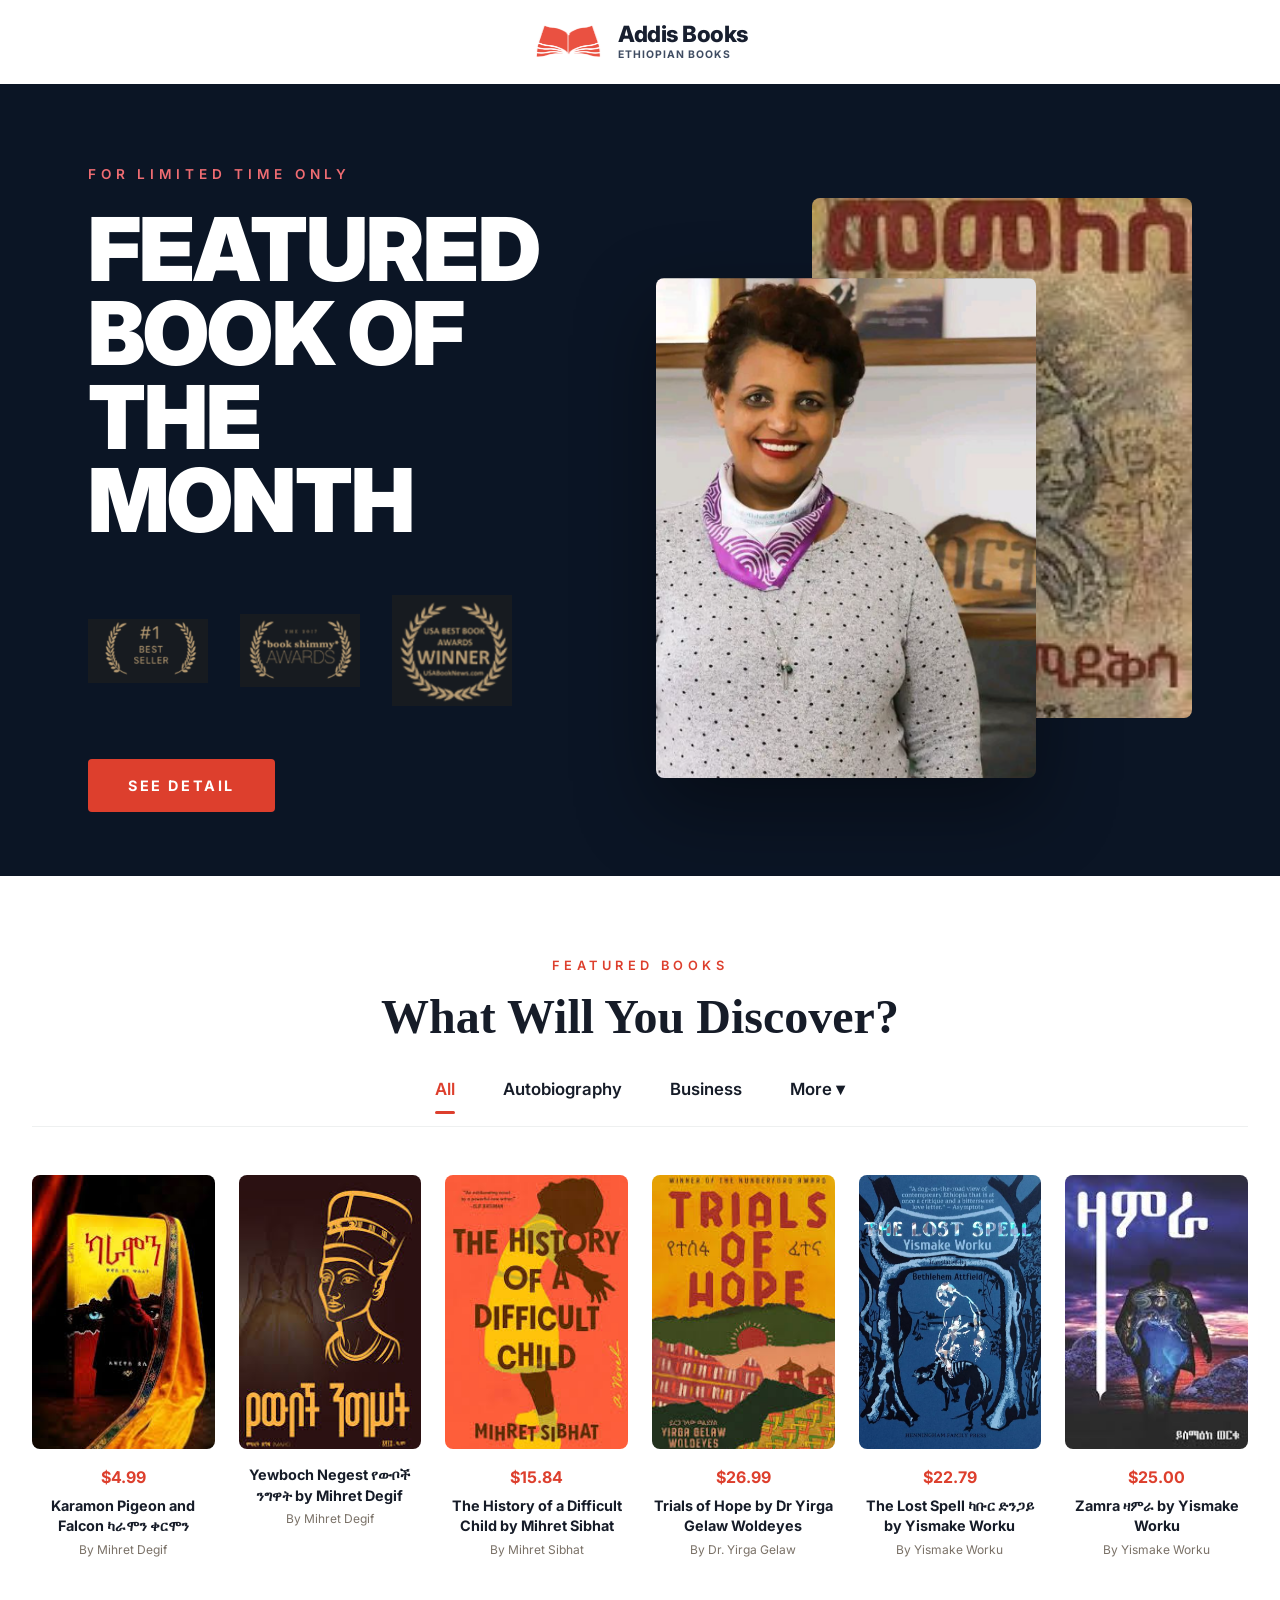
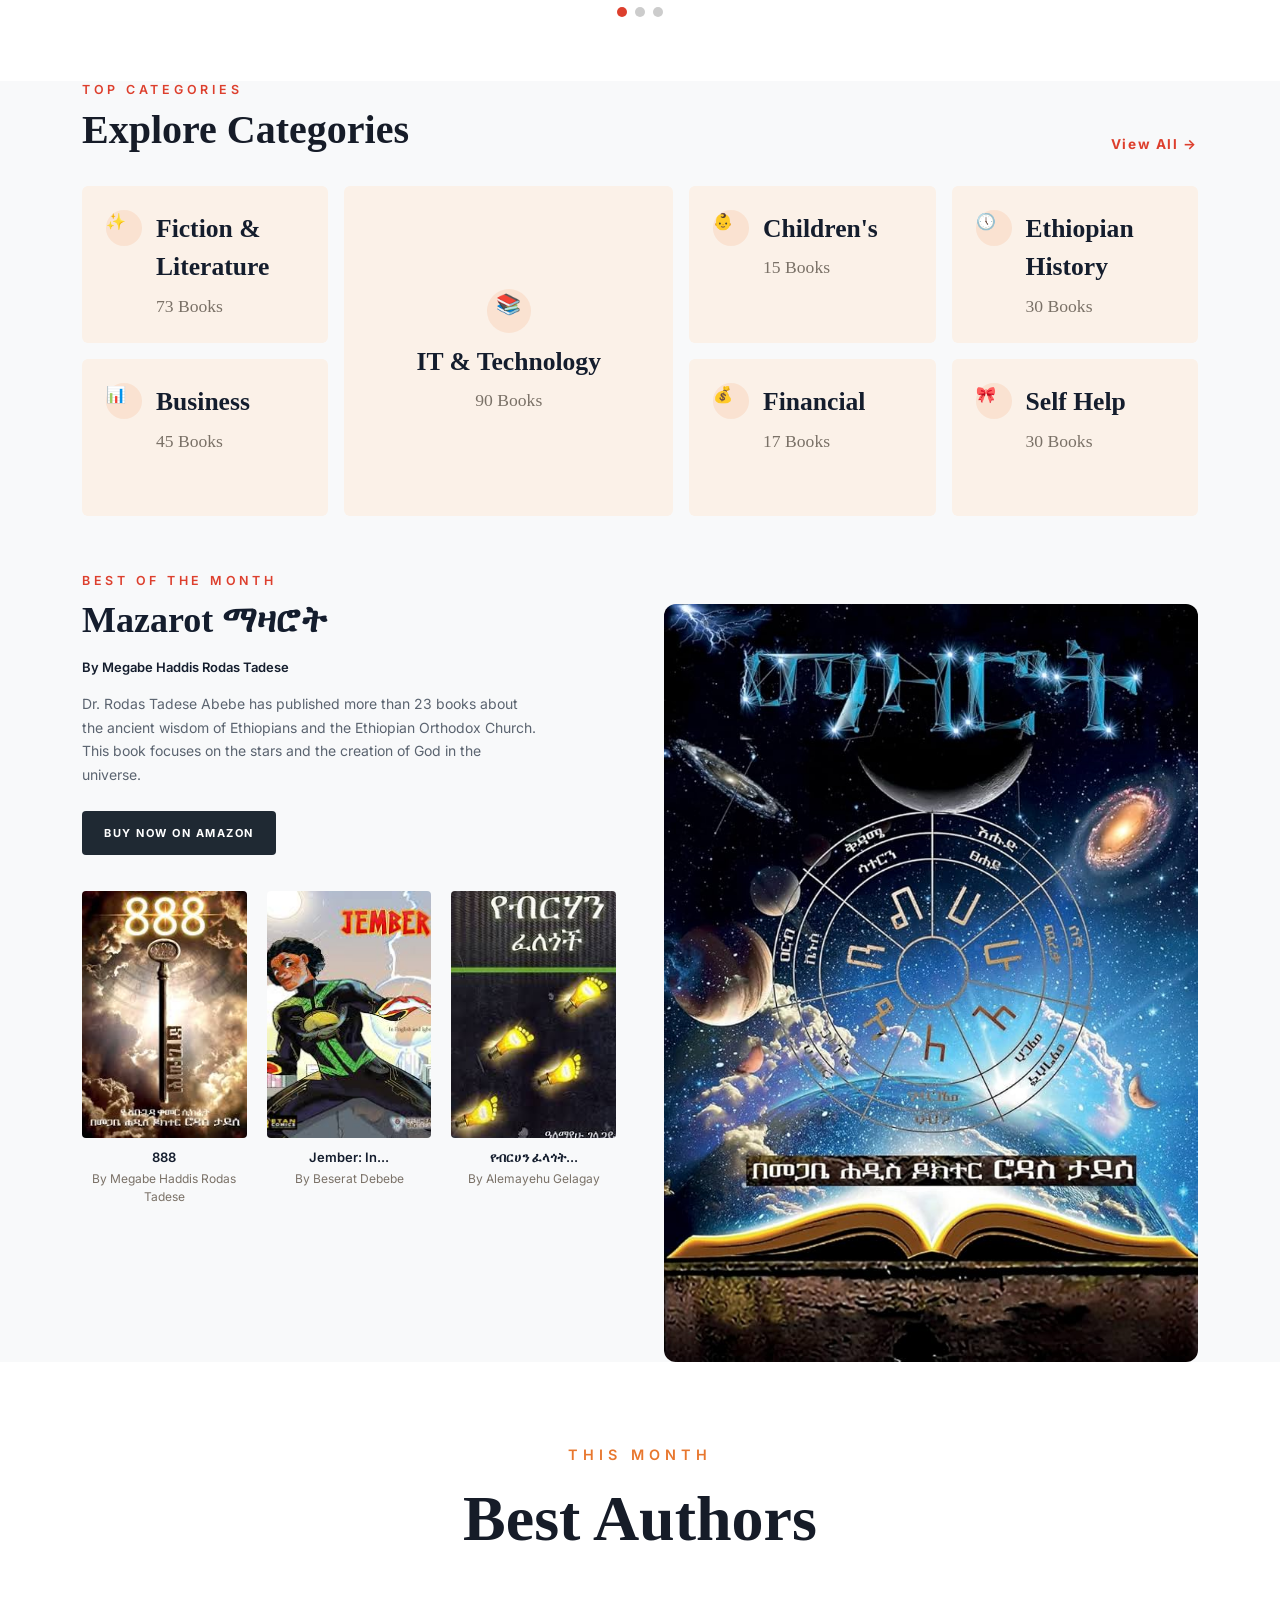
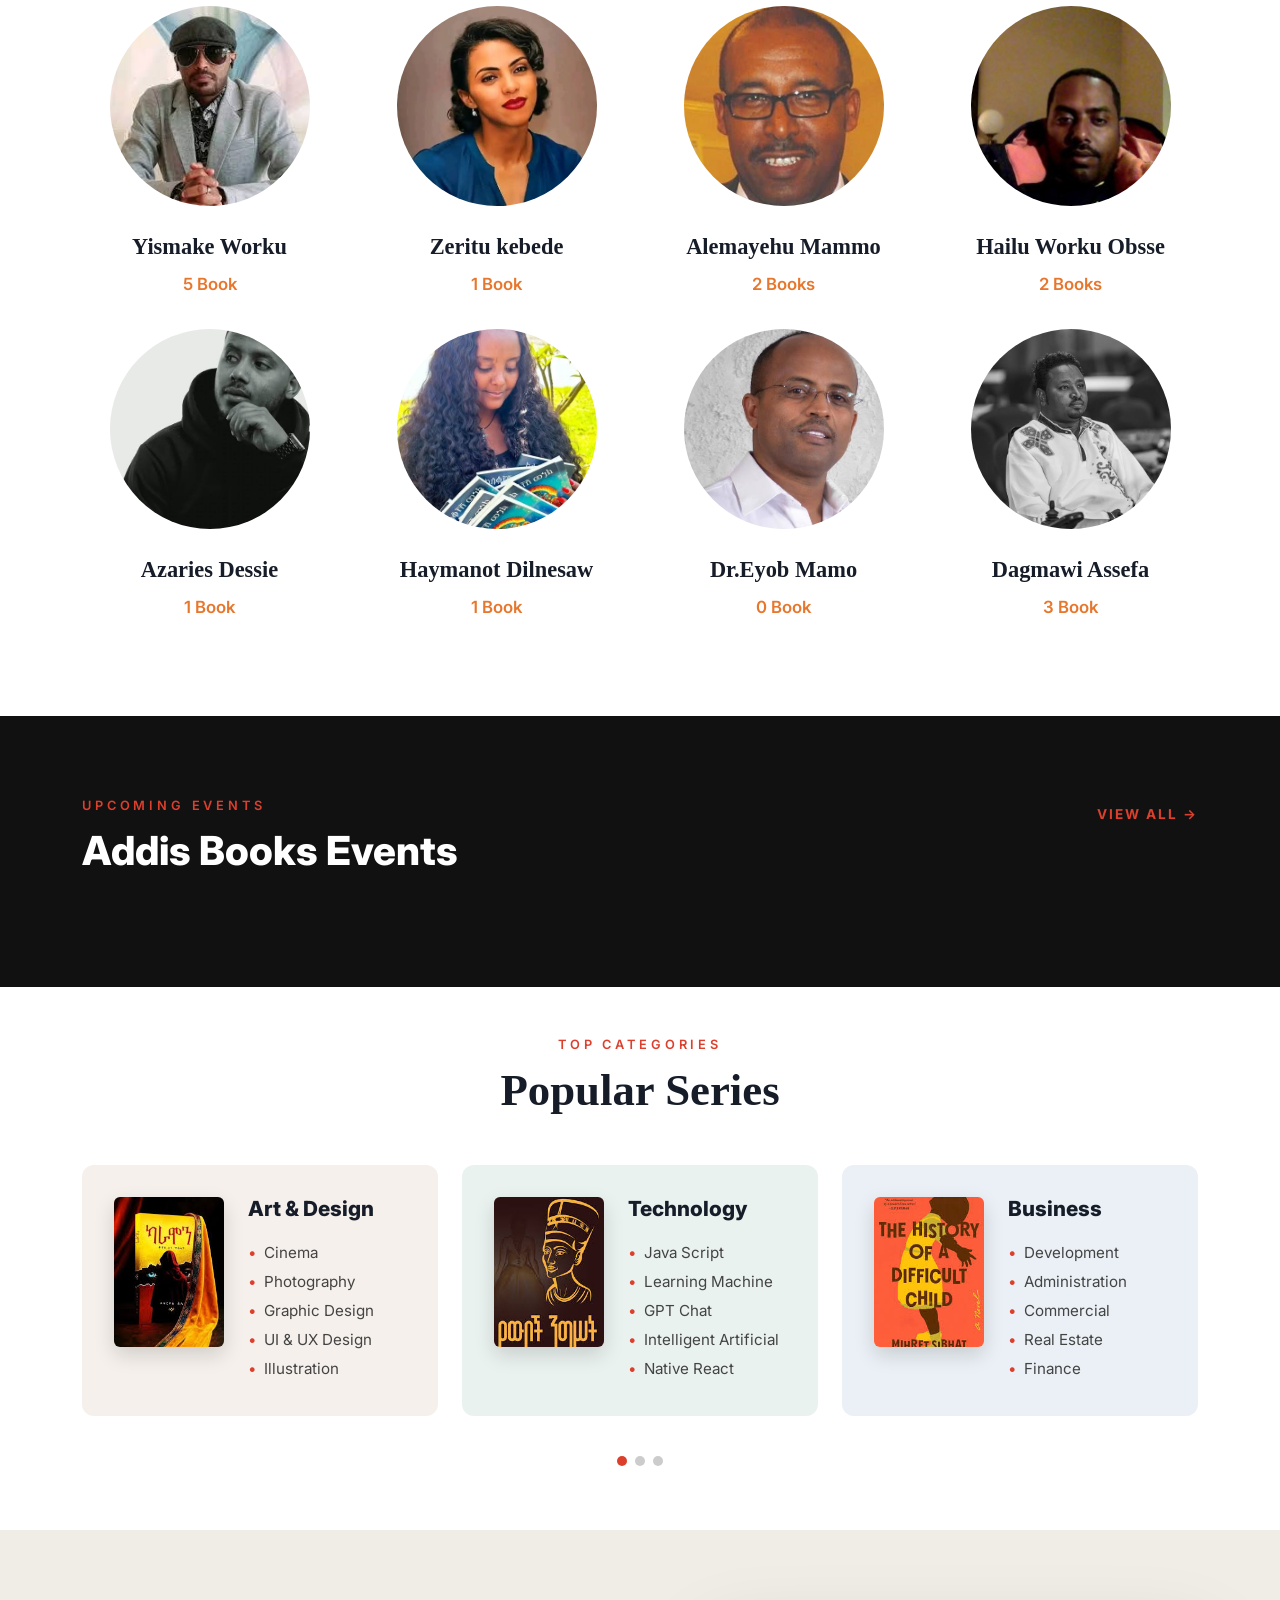
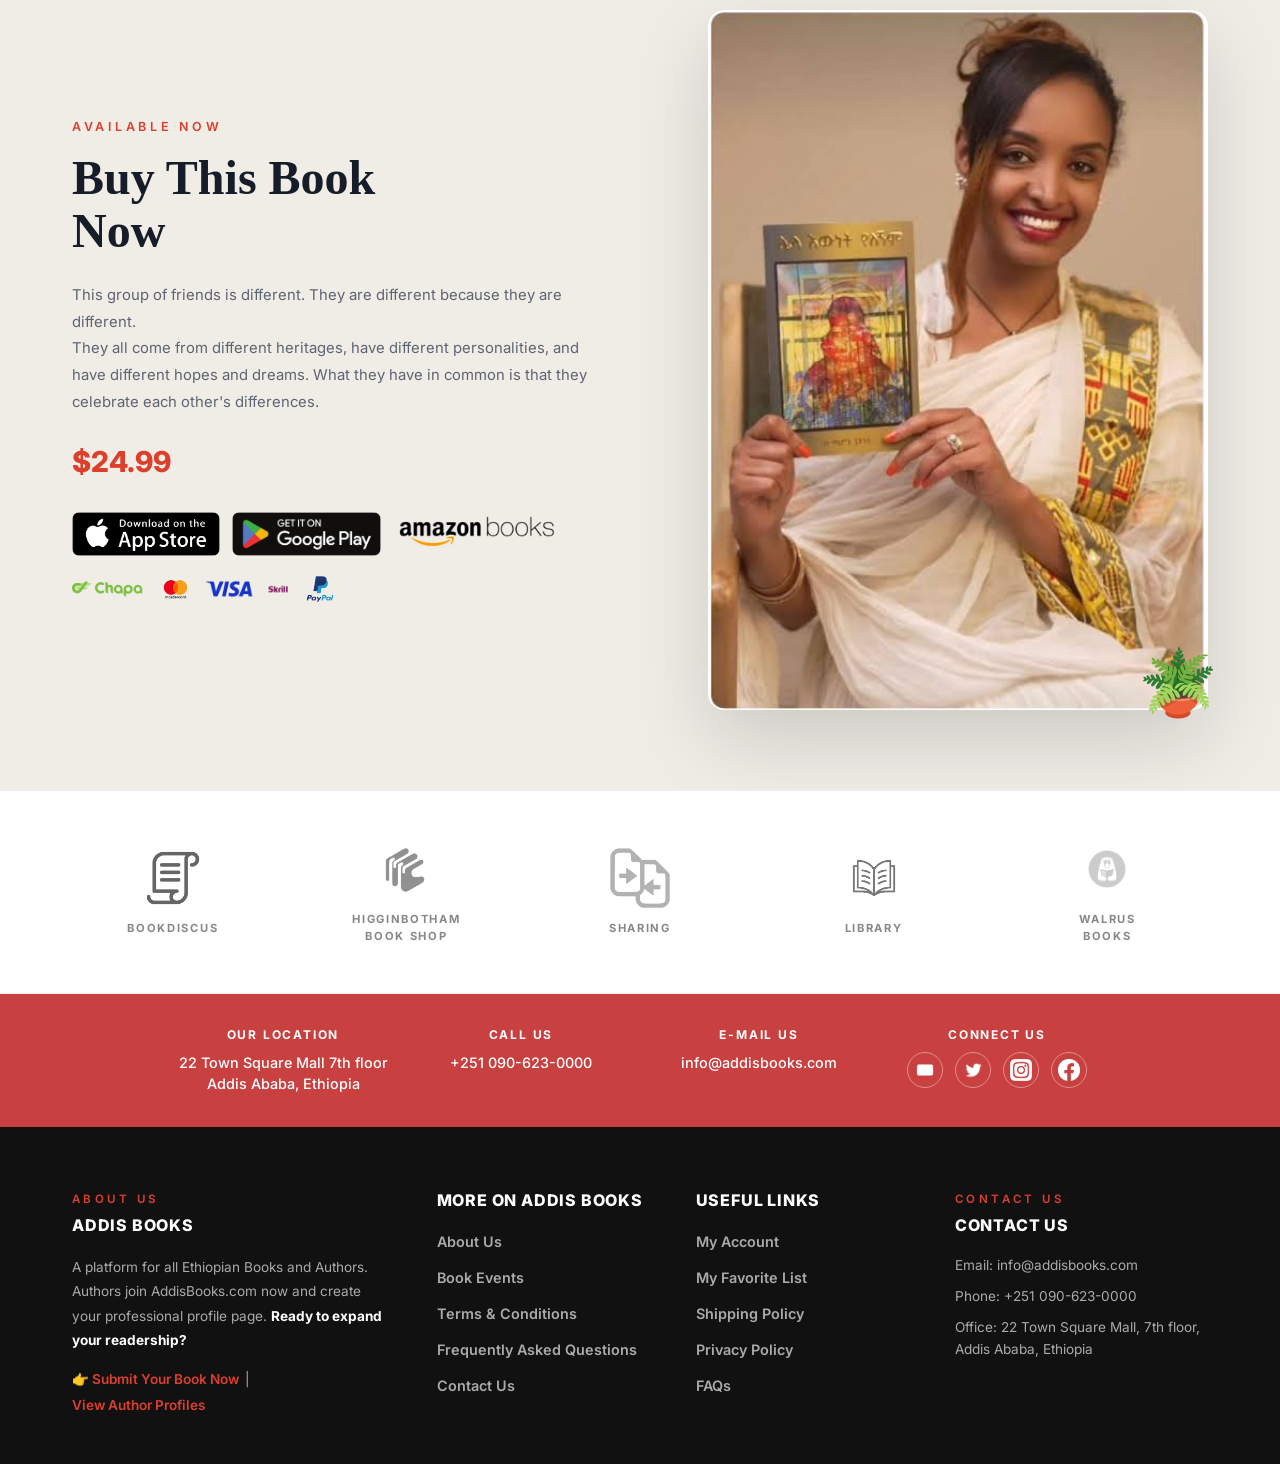
<file: Book Store Website/Addis.html>
﻿<!-- group assignment
  Imran Mahmoud  (JZ2780)
  Yonathan Yilma (YV9888) -->


<!DOCTYPE html>
<html lang="en">
<head>
  <meta charset="UTF-8">
  <meta name="viewport" content="width=device-width, initial-scale=1.0">
  <title>Addis Books</title>
  <link href="https://cdn.jsdelivr.net/npm/bootstrap@5.3.2/dist/css/bootstrap.min.css" rel="stylesheet">
  <link rel='stylesheet' href='addis.css'>
  <link rel="preconnect" href="https://fonts.googleapis.com">
  <link rel="preconnect" href="https://fonts.gstatic.com" crossorigin>
  <link href="https://fonts.googleapis.com/css2?family=Inter:wght@500;600;700;800;900&display=swap" rel="stylesheet">
  <style>


</style>
</head>
<body>
  <header class="site-header py-3 shadow-sm">
    <div class="container d-flex align-items-center justify-content-between">
      <div class="brand d-flex align-items-center gap-3">
        <div class="logo">
          <img src="logo.png" alt="Addis Books Logo" style="width: 100%; height: 100%; object-fit: contain;">
        </div>
        <div>
          <h1 class="m-0 site-title">Addis Books</h1>
          <p class="m-0 site-subtitle">Ethiopian Books</p>
        </div>
      </div>
      <nav class="nav-menu d-none d-lg-flex align-items-center gap-4">
        <a class="nav-link active" href="#">Home</a>
        <a class="nav-link" href="#">New Books</a>
        <a class="nav-link" href="#">Authors</a>
        <a class="nav-link" href="#">Book Submission</a>
        <div class="dropdown">
          <a class="nav-link dropdown-toggle" href="#">About Us</a>
        </div>
      </nav>
      <form class="search-form d-none d-lg-block">
        <input type="search" class="form-control" placeholder="Type to search...">
      </form>
    </div>
  </header>
  <section class="hero">
  <div class="hero-inner">

    <!-- LEFT -->
    <div class="hero-left">
      <p class="hero-eyebrow">FOR LIMITED TIME ONLY</p>
      <h1 class="hero-title">FEATURED<br>BOOK OF THE<br>MONTH</h1>

      <div class="hero-awards">
        <div class="award-badge">
          <img src="best seller.png" alt="Best Seller">
        </div>
        <div class="award-badge">
          <img src="Awards.png" alt="Book Shimmy Awards">
        </div>
        <div class="award-badge">
          <img src="Winner.png" alt="Winner">
        </div>
      </div>

      <a href="#" class="hero-btn">SEE DETAIL</a>
    </div>

    <!-- RIGHT -->
    <div class="hero-right">
      <div class="hero-book-back">
        <img src="memels.jpg" alt="መመለስ book cover">
      </div>
      <div class="hero-author">
        <img src="the girl.png" alt="Author photo">
      </div>
    </div>

  </div>
</section>
<section class="featured-section">
  <div class="featured-inner">

    <!-- Header -->
    <div class="featured-header">
      <div class="featured-eyebrow">FEATURED BOOKS</div>
      <h2 class="featured-title">What Will You Discover?</h2>
    </div>

    <!-- Category Nav -->
    <div class="featured-nav">
      <a href="#" class="feat-nav-link active">All</a>
      <a href="#" class="feat-nav-link">Autobiography</a>
      <a href="#" class="feat-nav-link">Business</a>
      <a href="#" class="feat-nav-link">More ▾</a>
    </div>

    <hr class="featured-divider">

    <!-- Books Grid -->
    <div class="books-grid">

      <div class="book-item">
        <div class="book-img-wrap">
          <img src="book 1.jpg" alt="Karamon">
        </div>
        <p class="book-price">$4.99</p>
        <h4 class="book-name">Karamon Pigeon and Falcon ካራሞን ቀርሞን</h4>
        <p class="book-author">By Mihret Degif</p>
      </div>

      <div class="book-item">
        <div class="book-img-wrap">
          <img src="book 2.jpg" alt="Yewboch Negest">
        </div>
        <p class="book-price no-color"> </p>
        <h4 class="book-name">Yewboch Negest የውቦች ንግዋት by Mihret Degif</h4>
        <p class="book-author">By Mihret Degif</p>
      </div>

      <div class="book-item">
        <div class="book-img-wrap">
          <img src="book 3.jpg" alt="History of a Difficult Child">
        </div>
        <p class="book-price">$15.84</p>
        <h4 class="book-name">The History of a Difficult Child by Mihret Sibhat</h4>
        <p class="book-author">By Mihret Sibhat</p>
      </div>

      <div class="book-item">
        <div class="book-img-wrap">
          <img src="book 4.jpg" alt="Trials of Hope">
        </div>
        <p class="book-price">$26.99</p>
        <h4 class="book-name">Trials of Hope by Dr Yirga Gelaw Woldeyes</h4>
        <p class="book-author">By Dr. Yirga Gelaw</p>
      </div>

      <div class="book-item">
        <div class="book-img-wrap">
          <img src="book 5.jpg" alt="The Lost Spell">
        </div>
        <p class="book-price">$22.79</p>
        <h4 class="book-name">The Lost Spell ካቡር ድንጋይ by Yismake Worku</h4>
        <p class="book-author">By Yismake Worku</p>
      </div>

      <div class="book-item">
        <div class="book-img-wrap">
          <img src="book 6.jpg" alt="Zamra">
        </div>
        <p class="book-price">$25.00</p>
        <h4 class="book-name">Zamra ዛምራ by Yismake Worku</h4>
        <p class="book-author">By Yismake Worku</p>
      </div>

    </div>

    <!-- Dots (non-interactive) -->
    <div class="featured-dots">
      <span class="feat-dot active"></span>
      <span class="feat-dot"></span>
      <span class="feat-dot"></span>
    </div>

  </div>
</section>
<div class="container">

  <!-- Explore Categories -->
  <div class="section-header">
    <div>
      <div class="eyebrow">Top Categories</div>
      <h2 class="section-title">Explore Categories</h2>
    </div>
    <a href="#" class="view-all">View All &rarr;</a>
  </div>

  <div class="categories-grid">
    <div class="category-card">
      <div class="icon-wrap">&#10024;</div>
      <div>
        <div class="category-name">Fiction &amp; Literature</div>
        <div class="category-count">73 Books</div>
      </div>
    </div>

    <div class="category-card center">
      <div class="icon-wrap">&#128218;</div>
      <div>
        <div class="category-name">IT &amp; Technology</div>
        <div class="category-count">90 Books</div>
      </div>
    </div>

    <div class="category-card">
      <div class="icon-wrap">&#128118;</div>
      <div>
        <div class="category-name">Children's</div>
        <div class="category-count">15 Books</div>
      </div>
    </div>

    <div class="category-card">
      <div class="icon-wrap">&#128340;</div>
      <div>
        <div class="category-name">Ethiopian History</div>
        <div class="category-count">30 Books</div>
      </div>
    </div>

    <div class="category-card">
      <div class="icon-wrap">&#128202;</div>
      <div>
        <div class="category-name">Business</div>
        <div class="category-count">45 Books</div>
      </div>
    </div>

    <div class="category-card">
      <div class="icon-wrap">&#128176;</div>
      <div>
        <div class="category-name">Financial</div>
        <div class="category-count">17 Books</div>
      </div>
    </div>

    <div class="category-card">
      <div class="icon-wrap">&#127872;</div>
      <div>
        <div class="category-name">Self Help</div>
        <div class="category-count">30 Books</div>
      </div>
    </div>
  </div>

  <!-- Best of the Month -->
  <div class="feature-section">
    <div class="feature-text">
      <div class="eyebrow">Best of the Month</div>
      <h2 class="feature-title">Mazarot ማዛሮት</h2>
      <div class="feature-author">By Megabe Haddis Rodas Tadese</div>
      <p class="feature-desc">
        Dr. Rodas Tadese Abebe has published more than 23 books about the ancient wisdom of Ethiopians
        and the Ethiopian Orthodox Church. This book focuses on the stars and the creation of God in the universe.
      </p>
      <a href="#" class="buy-btn">Buy Now on Amazon</a>

      <div class="book-row">
        <div class="book-item">
          <div class="book-cover"><img src="888.jpg" alt="888 book cover"></div>
          <div class="book-title">888</div>
          <div class="book-author">By Megabe Haddis Rodas Tadese</div>
        </div>
        <div class="book-item">
          <div class="book-cover"><img src="jember.jpg" alt="Jember book cover"></div>
          <div class="book-title">Jember: In...</div>
          <div class="book-author">By Beserat Debebe</div>
        </div>
        <div class="book-item">
          <div class="book-cover"><img src="birhan.jpg" alt="Berhan Filagot book cover"></div>
          <div class="book-title">የብርሀን ፈላጎት...</div>
          <div class="book-author">By Alemayehu Gelagay</div>
        </div>
      </div>
    </div>

    <div class="featured-banner">
      <img src="mazrot.jpg" alt="Mazarot book cover" >
    </div>
  </div>

</div>

  <!-- Best Authors -->
  <section class="best-authors-section">
    <div class="container">
      <div class="best-authors-header">
        <div class="eyebrow">THIS MONTH</div>
        <h3>Best Authors</h3>
      </div>

      <div class="authors-grid">
        <div class="author-card">
          <div class="author-image">
            <img src="yismake.jpg" alt="Yismake Worku">
          </div>
          <div class="author-name">Yismake Worku</div>
          <div class="author-books">5 Book</div>
        </div>

        <div class="author-card">
          <div class="author-image">
            <img src="zeritu.jpg" alt="Zeritu Kebede">
          </div>
          <div class="author-name">Zeritu kebede</div>
          <div class="author-books">1 Book</div>
        </div>

        <div class="author-card">
          <div class="author-image">
            <img src="alemayehu.jpg" alt="Alemayehu Mammo">
          </div>
          <div class="author-name">Alemayehu Mammo</div>
          <div class="author-books">2 Books</div>
        </div>

        <div class="author-card">
          <div class="author-image">
            <img src="hailu.jpg" alt="Hailu Worku Obsse">
          </div>
          <div class="author-name">Hailu Worku Obsse</div>
          <div class="author-books">2 Books</div>
        </div>

        <div class="author-card">
          <div class="author-image">
            <img src="azarias.jpg" alt="Azaries Dessie">
          </div>
          <div class="author-name">Azaries Dessie</div>
          <div class="author-books">1 Book</div>
        </div>

        <div class="author-card">
          <div class="author-image">
            <img src="haymanot.jpg" alt="Haymanot Dilnesaw">
          </div>
          <div class="author-name">Haymanot Dilnesaw</div>
          <div class="author-books">1 Book</div>
        </div>

        <div class="author-card">
          <div class="author-image">
            <img src="eyob.jpg" alt="Dr. Eyob Mamo">
          </div>
          <div class="author-name">Dr.Eyob Mamo</div>
          <div class="author-books">0 Book</div>
        </div>

        <div class="author-card">
          <div class="author-image">
            <img src="dagmawi.jpg" alt="Dagmawi Assefa">
          </div>
          <div class="author-name">Dagmawi Assefa</div>
          <div class="author-books">3 Book</div>
        </div>
      </div>
    </div>
  </section>
  <!-- Upcoming Events + Popular Series Section -->
<section class="events-series-section">
  
  <!-- Upcoming Events Banner -->
  <div class="events-banner">
    <div class="container d-flex justify-content-between align-items-start">
      <div>
        <div class="events-eyebrow">UPCOMING EVENTS</div>
        <h2 class="events-title">Addis Books Events</h2>
      </div>
      <a href="#" class="events-view-all">VIEW ALL →</a>
    </div>
  </div>

  <!-- Popular Series -->
  <div class="popular-series">
    <div class="container">
      <div class="text-center mb-5">
        <div class="series-eyebrow">TOP CATEGORIES</div>
        <h2 class="series-title">Popular Series</h2>
      </div>

      <!-- Slider Wrapper -->
      <div class="series-slider">
        <div class="series-track" id="seriesTrack">

          <!-- Slide 1: Art & Design -->
          <div class="series-card" style="background: #f5f0eb;">
            <img src="book 1.jpg" alt="Art & Design">
            <div class="series-info">
              <h4>Art &amp; Design</h4>
              <ul>
                <li>Cinema</li>
                <li>Photography</li>
                <li>Graphic Design</li>
                <li>UI &amp; UX Design</li>
                <li>Illustration</li>
              </ul>
            </div>
          </div>

          <!-- Slide 2: Technology -->
          <div class="series-card" style="background: #eaf2ef;">
            <img src="book 2.jpg" alt="Technology">
            <div class="series-info">
              <h4>Technology</h4>
              <ul>
                <li>Java Script</li>
                <li>Learning Machine</li>
                <li>GPT Chat</li>
                <li>Intelligent Artificial</li>
                <li>Native React</li>
              </ul>
            </div>
          </div>

          <!-- Slide 3: Business -->
          <div class="series-card" style="background: #eaf0f5;">
            <img src="book 3.jpg" alt="Business">
            <div class="series-info">
              <h4>Business</h4>
              <ul>
                <li>Development</li>
                <li>Administration</li>
                <li>Commercial</li>
                <li>Real Estate</li>
                <li>Finance</li>
              </ul>
            </div>
          </div>

        </div>
      </div>

      <!-- Dots -->
      <div class="series-dots">
        <button class="dot active"></button>
        <button class="dot" ></button>
        <button class="dot" ></button>
      </div>

    </div>
  </div>
</section>
<section class="buy-book-section">
  <div class="buy-book-inner">

    <!-- LEFT -->
    <div class="buy-book-left">
      <div class="buy-book-eyebrow">AVAILABLE NOW</div>
      <h2 class="buy-book-title">Buy This Book<br>Now</h2>
      <p class="buy-book-desc">
        This group of friends is different. They are different
        because they are different.<br>
        They all come from different heritages, have different
        personalities, and have different hopes and dreams.
        What they have in common is that they celebrate each
        other's differences.
      </p>
      <div class="buy-book-price">$24.99</div>

      <div class="buy-store-row">
        <a href="#" class="buy-store-btn">
          <img src="Download_on_the_App_Store_Badge.svg.png" alt="App Store">
        </a>
        <a href="#" class="buy-store-btn">
          <img src="Google_Play_Store_badge_EN.svg.webp" alt="Google Play">
        </a>
        <a href="#" class="buy-store-btn buy-store-amazon">
          <img src="Amazon_Books_logo.png" alt="Amazon Books">
        </a>
      </div>

      <div class="buy-pay-row">
        <img src="chapa-removebg-preview.png" alt="Chapa" class="pay-logo">
        <img src="card-removebg-preview.png" alt="Mastercard" class="pay-logo">
        <img src="VISA-logo.png" alt="Visa" class="pay-logo">
        <img src="skkkkk-removebg-preview.png" alt="Skrill" class="pay-logo">
        <img src="pal-removebg-preview.png" alt="PayPal" class="pay-logo">
      </div>
    </div>

    <!-- RIGHT -->
    <div class="buy-book-right">
      <img src="meron.jpg" alt="Author holding book" class="buy-girl-img">
      <div class="buy-plant">🪴</div>
    </div>

  </div>
</section>

<!-- Partners Logo Bar -->
<section class="partners-section">
  <div class="partners-inner">
    <div class="partner-item">
      <img src="images-removebg-preview.png" alt="BookDiscus">
      <span>BOOKDISCUS</span>
    </div>
    <div class="partner-item">
      <img src="posts-removebg-preview.png" alt="Higginbotham Book Shop">
      <span>HIGGINBOTHAM<br>BOOK SHOP</span>
    </div>
    <div class="partner-item">
      <img src="compare_icon-removebg-preview.png" alt="Sharing">
      <span>SHARING</span>
    </div>
    <div class="partner-item">
      <img src="bookss-removebg-preview.png" alt="Library">
      <span>LIBRARY</span>
    </div>
    <div class="partner-item">
      <img src="walll-removebg-preview.png" alt="Walrus Books">
      <span>WALRUS<br>BOOKS</span>
    </div>
  </div>
</section>

<!-- Contact Bar -->
<div class="contact-bar">
  <div class="contact-bar-inner">
    <div class="contact-bar-item">
      <div class="contact-bar-label">OUR LOCATION</div>
      <div class="contact-bar-value">22 Town Square Mall 7th floor Addis Ababa, Ethiopia</div>
    </div>
    <div class="contact-bar-item">
      <div class="contact-bar-label">CALL US</div>
      <div class="contact-bar-value">+251 090-623-0000</div>
    </div>
    <div class="contact-bar-item">
      <div class="contact-bar-label">E-MAIL US</div>
      <div class="contact-bar-value">info@addisbooks.com</div>
    </div>
    <div class="contact-bar-item">
      <div class="contact-bar-label">CONNECT US</div>
      <div class="contact-bar-social">
        <a href="#"><img src="youtube-removebg-preview.png" alt="YouTube"></a>
        <a href="#"><img src="twitter-removebg-preview.png" alt="Twitter"></a>
        <a href="#"><img src="Instagram_logo_2016.svg-removebg-preview.png" alt="Instagram"></a>
        <a href="#"><img src="Facebook_f_logo__2021_.svg-removebg-preview.png"Facebook"></a>
      </div>
    </div>
  </div>
</div>

<!-- Footer -->
<footer class="site-footer">
  <div class="footer-inner">

    <!-- About Us -->
    <div class="footer-col">
      <div class="footer-eyebrow">ABOUT US</div>
      <h4 class="footer-heading">ADDIS BOOKS</h4>
      <p class="footer-desc">
        A platform for all Ethiopian Books and Authors. Authors
        join AddisBooks.com now and create your professional
        profile page. <strong>Ready to expand your readership?</strong>
      </p>
      <div class="footer-links-row">
        <a href="#" class="footer-highlight">👉 Submit Your Book Now</a> |
        <a href="#" class="footer-highlight">View Author Profiles</a>
      </div>
    </div>

    <!-- More on Addis Books -->
    <div class="footer-col">
      <h4 class="footer-heading">MORE ON ADDIS BOOKS</h4>
      <ul class="footer-list">
        <li><a href="#">About Us</a></li>
        <li><a href="#">Book Events</a></li>
        <li><a href="#">Terms &amp; Conditions</a></li>
        <li><a href="#">Frequently Asked Questions</a></li>
        <li><a href="#">Contact Us</a></li>
      </ul>
    </div>

    <!-- Useful Links -->
    <div class="footer-col">
      <h4 class="footer-heading">USEFUL LINKS</h4>
      <ul class="footer-list">
        <li><a href="#">My Account</a></li>
        <li><a href="#">My Favorite List</a></li>
        <li><a href="#">Shipping Policy</a></li>
        <li><a href="#">Privacy Policy</a></li>
        <li><a href="#">FAQs</a></li>
      </ul>
    </div>

    <!-- Contact Us -->
    <div class="footer-col">
      <div class="footer-eyebrow">CONTACT US</div>
      <h4 class="footer-heading">CONTACT US</h4>
      <div class="footer-contact-info">
        <p>Email: info@addisbooks.com</p>
        <p>Phone: +251 090-623-0000</p>
        <p>Office: 22 Town Square Mall, 7th floor, Addis Ababa, Ethiopia</p>
      </div>
    </div>

  </div>
</footer>
</body>
</html>
</file>
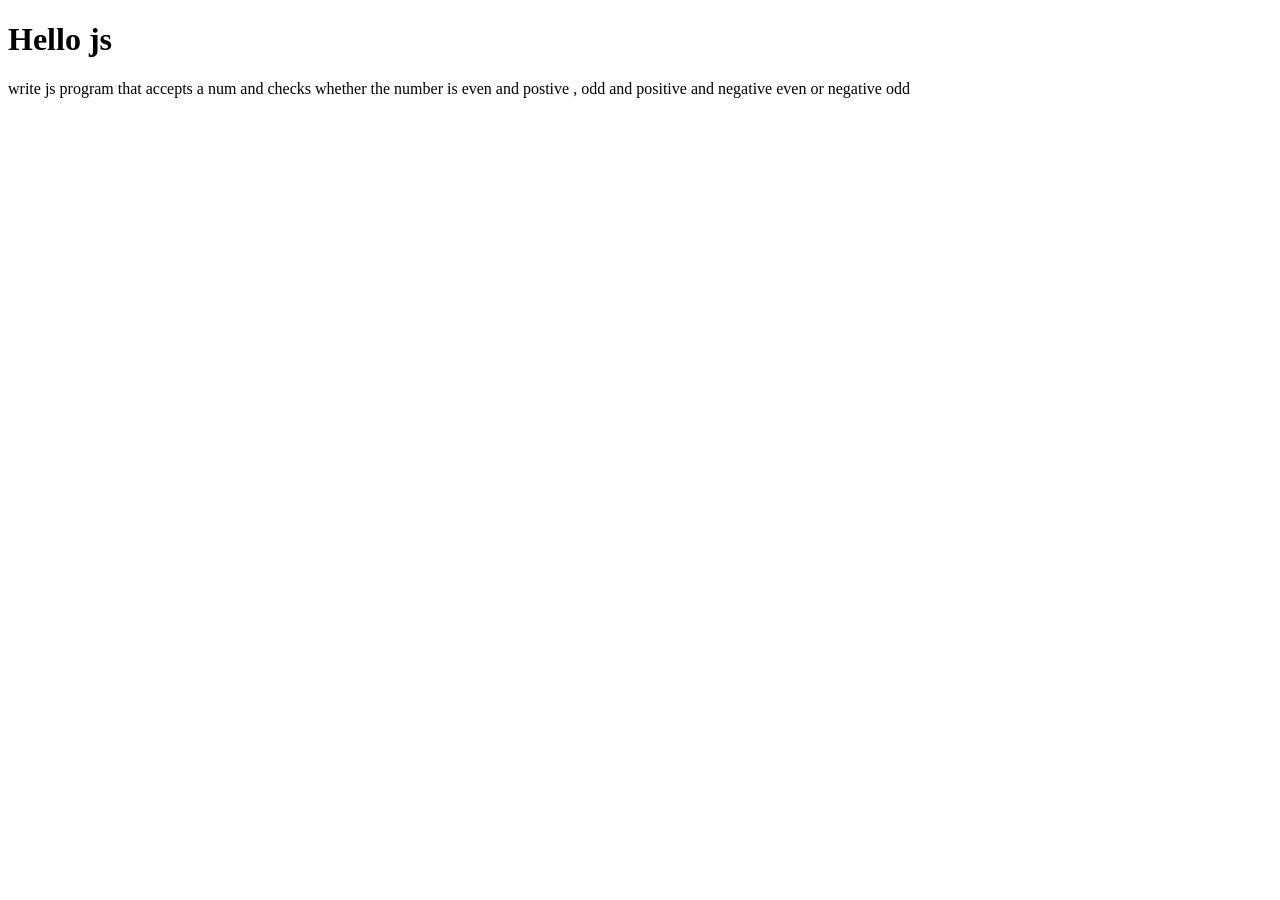
<file: Book Store Website/first code.html>
<!DocTYPE html>
<html>
<body> 
    <script src="first code.js"></script>
    <h1>Hello js</h1>
    </body>
</html>
write js program that accepts a num and checks whether the number is even and postive , odd and positive and negative even or negative odd
</file>
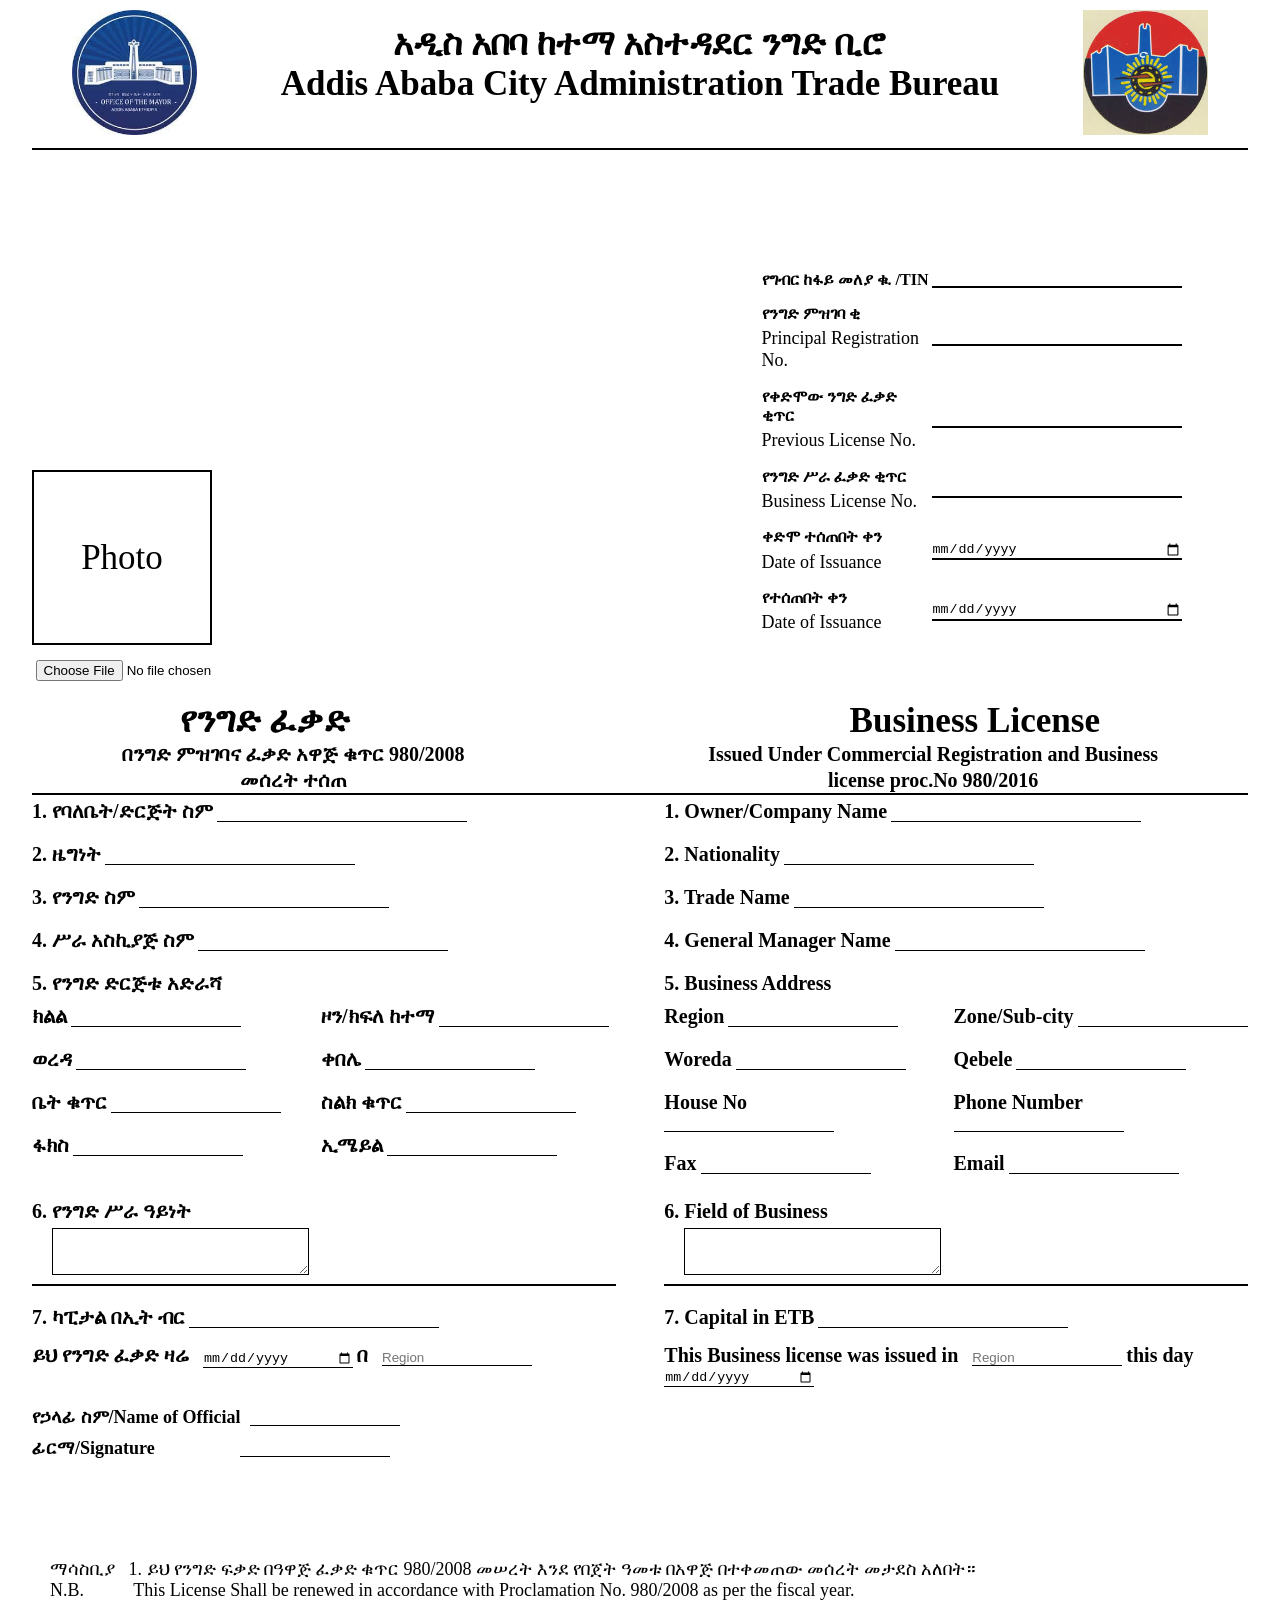
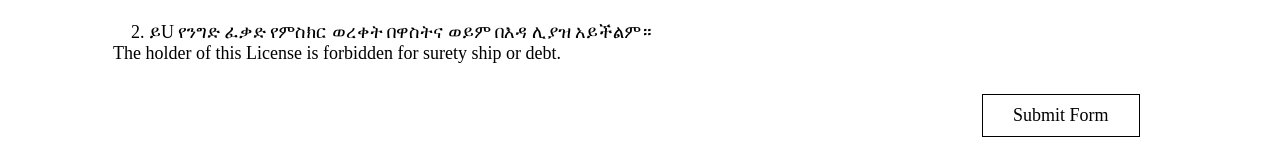
<file: businesslicense/licence.html>
<!DOCTYPE html>
<html lang="en">
<head>
    <meta charset="UTF-8">
    <meta name="viewport" content="width=device-width, initial-scale=1.0">
    <title>Business License Form</title>
    <link rel="stylesheet" href="licence.css">
</head>
<body>

    <form class="permit-form">

        <header class="doc-top">
            <aside class="emblem-left">
                <figure class="emblem-frame">
                    <img src="images/AA-mayor-logo.jfif" alt="Logo">
                </figure>
            </aside>
            <h3>
                 አዲስ አበባ ከተማ አስተዳደር ንግድ ቢሮ
                 <span>Addis Ababa City Administration Trade Bureau</span>
            </h3>
            <aside class="emblem-right">
                <figure class="emblem-frame">
                    <img src="images/AATB.jfif" alt="Logo">
                </figure>
            </aside>
        </header>

        <section class="registrant-panel">

            <aside class="id-photo-block">
                <figure class="id-photo-frame">
                    <figcaption>Photo</figcaption>
                </figure>

                <input type="file" accept=".png, .jpg, .jpeg">
            </aside>

            <section class="registrant-fields">

                <div class="field-line">
                    <label>የግብር ከፋይ መለያ ቁ. /TIN</label>
                    <input type="number">
                </div>

                <div class="field-line">
                    <label>
                        የንግድ ምዝገባ ቂ
                        <span>Principal Registration No.</span>
                    </label>
                    <input type="text">
                </div>

                <div class="field-line">
                    <label>
                        የቀድሞው ንግድ ፈቃድ ቂጥር
                        <span>Previous License No.</span>
                    </label>
                    <input type="text">
                </div>

                <div class="field-line">
                    <label>
                        የንግድ ሥራ ፈቃድ ቂጥር
                        <span>Business License No.</span>
                    </label>
                    <input type="text">
                </div>

                <div class="field-line">
                    <label>
                        ቀድሞ ተሰጠበት ቀን
                        <span>Date of Issuance</span>
                    </label>
                    <input type="date">
                </div>

                <div class="field-line">
                    <label>
                        የተሰጠበት ቀን
                        <span>Date of Issuance</span>
                    </label>
                    <input type="date">
                </div>

            </section>

        </section>

        <section class="permit-heading">
            <h3>የንግድ ፈቃድ</h3>
            <h3>Business License</h3>
        </section>
        <section class="permit-subheading">
            <h4>በንግድ ምዝገባና ፈቃድ አዋጅ ቁጥር 980/2008 <br> መሰረት ተሰጠ</h4>
            <h4>Issued Under Commercial Registration and Business <br> license proc.No 980/2016</h4>
        </section>

        <main class="content-body">

            <section class="entity-section">
                <!-- Owner / Company fields -->
                <div class="field-line">
                    <div class="lang-am">
                        <label>1. የባለቤት/ድርጅት ስም</label>
                        <input type="text" name="owner_am">
                    </div>
                
                    <div class="lang-en">
                        <label>1. Owner/Company Name</label>
                        <input type="text" name="owner_en">
                    </div>
                </div>
                <div class="field-line">
                    <div class="lang-am">
                        <label>2. ዜግነት</label>
                        <input type="text" name="nationality_am">
                    </div>
                    <div class="lang-en">
                        <label>2. Nationality</label>
                        <input type="text" name="nationality_en">
                    </div>
                </div>

            </section>

            <section class="trade-section">
                <!-- Field of business -->
                
                <div class="field-line">
                    <div class="lang-am">
                        <label>3. የንግድ ስም</label>
                        <input type="text" name="trade_am">
                    </div>
                    <div class="lang-en">
                        <label>3. Trade Name</label>
                        <input type="text" name="business_name_en">
                    </div>
                </div>
                <div class="field-line">
                    <div class="lang-am">
                        <label>4. ሥራ አስኪያጅ ስም</label>
                        <input type="text" name="manager_name_am">
                    </div>
                    <div class="lang-en">
                        <label>4. General Manager Name</label>
                        <input type="text" name="manager_name_en">
                    </div>
                </div>
                <div class="field-line">
                    <div class="lang-am">
                        <label>5. የንግድ ድርጅቱ አድራሻ</label>
                        <div class="addr-line">
                            <div class="addr-col">
                                <div class="addr-item">
                                    <label>ክልል</label>
                                    <input type="text" name="business_address_am">
                                </div>
                                <div class="addr-item">
                                    <label>ወረዳ</label>
                                    <input type="number" name="business_address_am">
                                </div>
                                <div class="addr-item">
                                    <label>ቤት ቁጥር</label>
                                    <input type="text" name="business_address_am">
                                </div>
                                <div class="addr-item">
                                    <label>ፋክስ</label>
                                    <input type="text" name="business_address_am">
                                </div>  
                            </div>
                            <div class="addr-col">
                                <div class="addr-item">
                                    <label>ዞን/ክፍለ ከተማ</label>
                                    <input type="text" name="business_address_am">
                                </div>
                                <div class="addr-item">
                                    <label>ቀበሌ</label>
                                    <input type="number" name="business_address_am">
                                </div>
                                <div class="addr-item">
                                    <label>ስልክ ቁጥር</label>
                                    <input type="tel" name="business_address_am">
                                </div>
                                <div class="addr-item">
                                    <label>ኢሜይል</label>
                                    <input type="email" name="business_address_am">
                                </div>
                            </div>
                        </div>
                    </div>
                
                    <div class="lang-en">
                        <label>5. Business Address</label>
                        <div class="addr-line">
                            <div class="addr-col">
                                <div class="addr-item">
                                    <label>Region</label>
                                    <input type="text" name="business_address_en">
                                </div>
                                <div class="addr-item">
                                    <label>Woreda</label>
                                    <input type="number" name="business_address_en">
                                </div>
                                <div class="addr-item">
                                    <label>House No</label>
                                    <input type="text" name="business_address_en">
                                </div>
                                <div class="addr-item">
                                    <label>Fax</label>
                                    <input type="text" name="business_address_en">
                                </div>
                            </div>

                            <div class="addr-col">
                                <div class="addr-item">
                                    <label>Zone/Sub-city</label>
                                    <input type="text" name="business_address_en">
                                </div>
                                <div class="addr-item">
                                    <label>Qebele</label>
                                    <input type="number" name="business_address_en">
                                </div>
                                <div class="addr-item">
                                    <label>Phone Number</label>
                                    <input type="tel" name="business_address_en">
                                </div>
                                <div class="addr-item">
                                    <label>Email</label>
                                    <input type="email" name="business_address_en">
                                </div>
                            </div>
                        </div>
                    </div>
                </div>
                <div class="field-line">
                    <div class="lang-am">
                        <p>6. የንግድ ሥራ ዓይነት</p>
                        <textarea rows="3" cols="30" name="field_of_business_am"></textarea><hr>
                    </div>
                    <div class="lang-en">
                        <p>6. Field of Business</p>
                        <textarea rows="3" cols="30" name="field_of_business_en"></textarea><hr>
                    </div>
                </div>

                <div class="field-line">
                    <div class="lang-am">
                        <label>7. ካፒታል በኢት ብር</label>
                        <input type="number" name="capital_am"> 
                        <div class="issue-date-block">
                            <label>ይህ የንግድ ፈቃድ ዛሬ</label>
                            <input type="date" placeholder="Date">
                            <label>በ</label>
                            <input type="text" placeholder="Region">
                        </div>   
                    </div>
                    <div class="lang-en">
                        <label>7. Capital in ETB</label>
                        <input type="number" name="capital_en">
                        <div class="issue-date-block">
                            <label>This Business license was issued in</label>
                            <input type="text" placeholder="Region">
                            <label>this day</label>
                            <input type="date">
                        </div>
                    </div>
                </div>
            </section>

        </main>

        <footer class="doc-footer">

            <section class="signatory-panel">
                <div class="signatory-name">
                    <label>የኃላፊ ስም/Name of Official</label>
                    <input type="text">
                </div>
                <div class="signatory-sign">
                    <label>ፊርማ/Signature</label>
                    <input type="text">
                </div>
            </section>

            <section class="disclaimer">
<pre>
    ማሳስቢያ   1. ይህ የንግድ ፍቃድ በዓዋጅ ፈቃድ ቁጥር 980/2008 መሠረት እንደ የበጀት ዓመቱ በአዋጅ በተቀመጠው መሰረት መታደስ አለበት። 
    N.B.           This License Shall be renewed in accordance with Proclamation No. 980/2008 as per the fiscal year.

                      2. ይU የንግድ ፈቃድ የምስክር ወረቀት በዋስትና ወይም በእዳ ሊያዝ አይችልም። 
                  The holder of this License is forbidden for surety ship or debt.
</pre>
            </section>

            <button type="submit">Submit Form</button>

        </footer>

    </form>

</body>
</html>
</file>
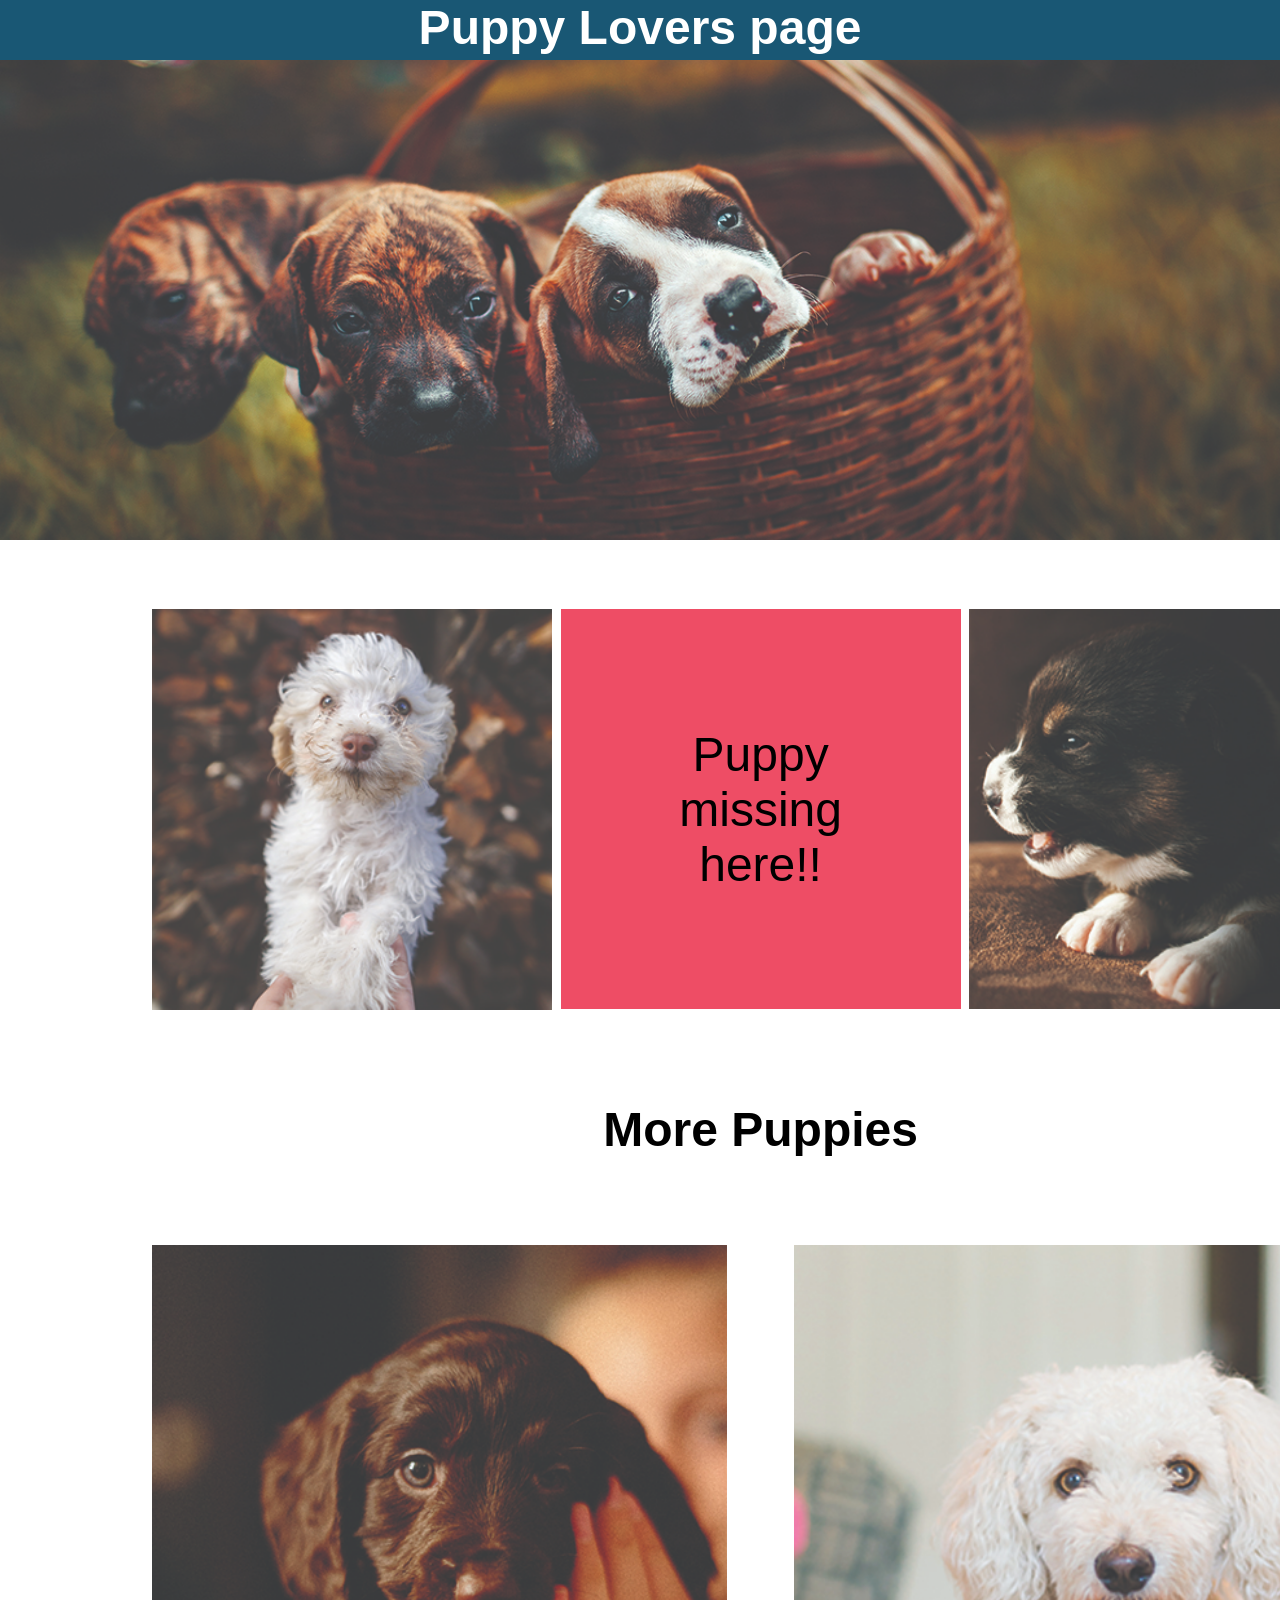
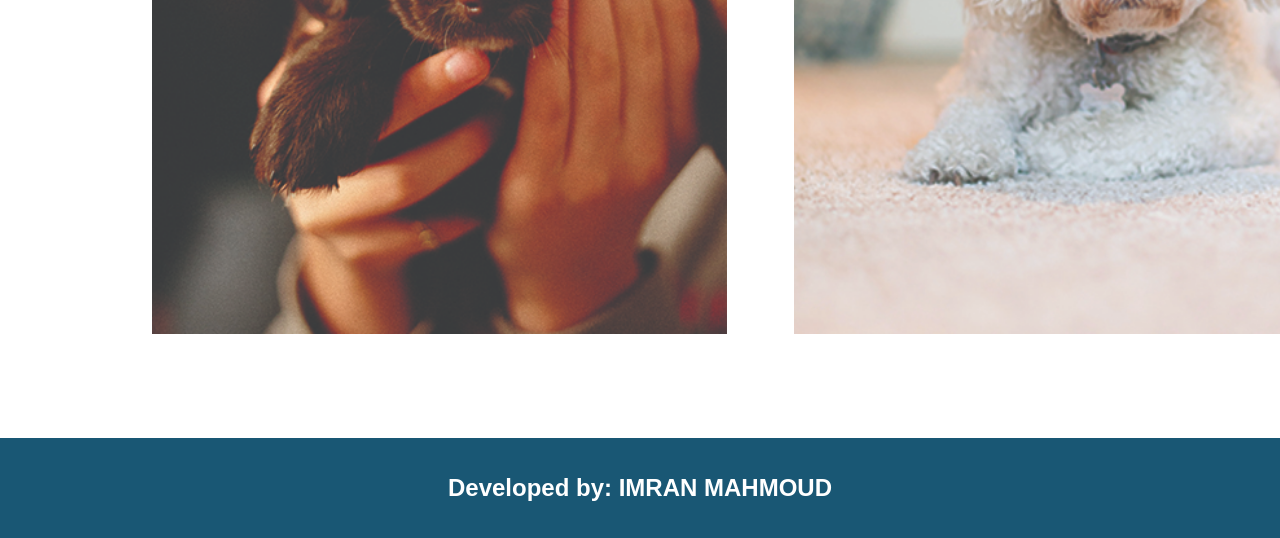
<file: puupy/project5.html>
<!DOCTYPE html>
<html lang='en'>
<head>
    <meta charset='utf-8'>
    <meta name='viewport' content='width=device-width, initial-scale=1'>
    <title>Page Title</title>
    <link rel='stylesheet' href='puppy.css'>
</head>
<body>
    <header class="header">
        Puppy Lovers page
    </header>

    <section class="first">
        
        <img src="Puupy-lovers/banner-puppies.jpg">
        
    </section>

    <section class="second">
        <div class="top">
            <div class="left-top">
                <img src="Puupy-lovers/puppy-1.jpg" alt="">
            </div>
            
            <div class="middle-top">
                Puppy<br>missing<br>here!!
            </div>
            <div class="right-top">
                <img src="Puupy-lovers/puppy-2.jpg" alt="">
            </div>
        </div>
        <div class="middle">
            More Puppies
        </div>

        <div class="bottom">
            <div class="left-bottom">
                 <img src="Puupy-lovers/puppy-3.jpg"  alt="">
            </div>
            
            
            <div class="right-bottom">
                <img src="Puupy-lovers/puppy-4.jpg" alt="">
            </div>
        </div>
    </section>

    

    <footer class="footer">
        Developed by: IMRAN MAHMOUD
    </footer>
</body>
</html>
</file>
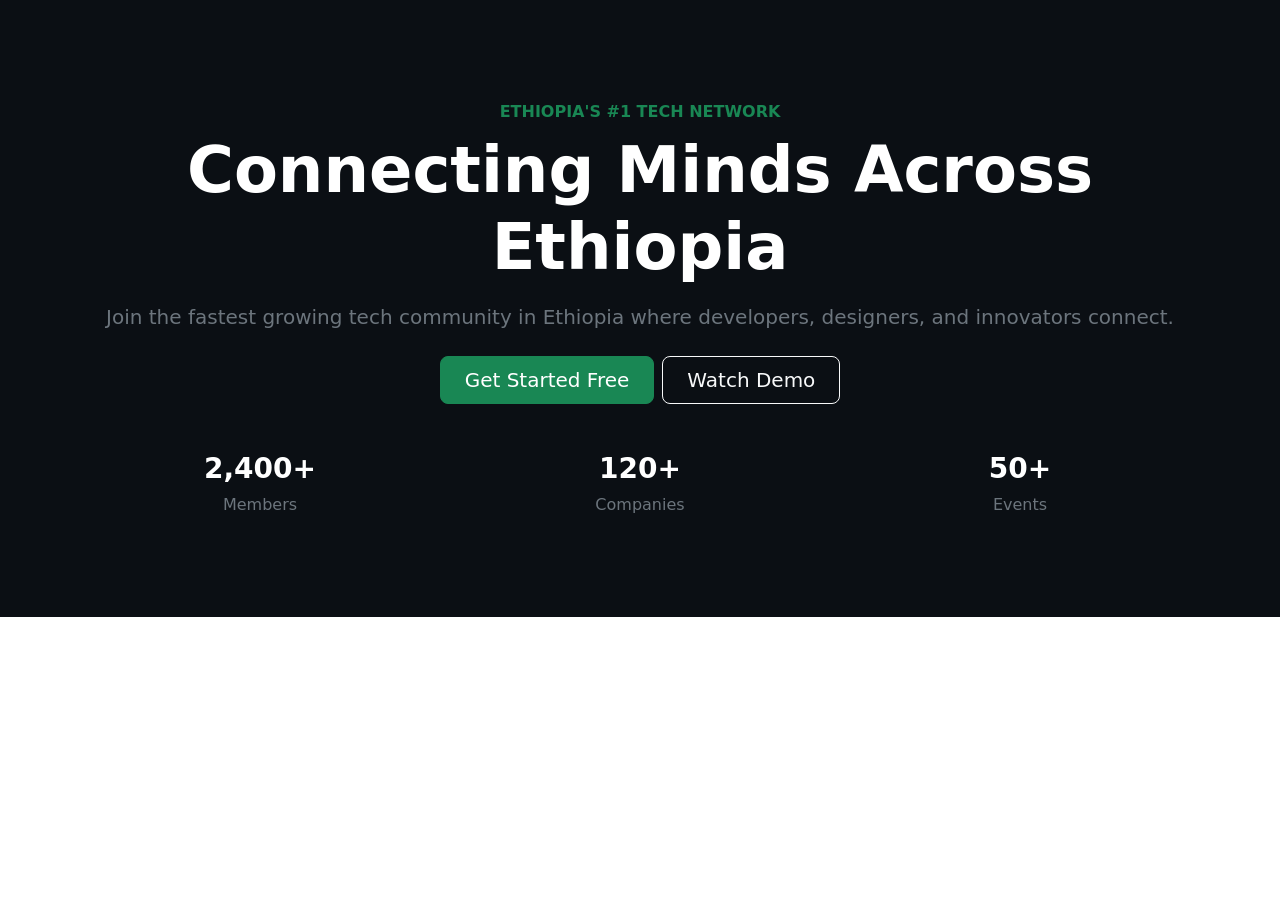
<file: businesslicense/images/rr.html>
<!DOCTYPE html>
<html lang="en">
<head>
    <meta charset="UTF-8">
    <meta name="viewport" content="width=device-width, initial-scale=1.0">
    <title>Exercise 10 - Hero Section</title>

    <!-- Bootstrap CSS -->
    <link href="https://cdn.jsdelivr.net/npm/bootstrap@5.3.3/dist/css/bootstrap.min.css" rel="stylesheet">

    <style>
       .hero-section {
    background-color: #0b0f14;
    padding: 100px 0;
}
it m

      
    </style>
</head>
<body>


<section class="hero-section text-center text-white">
    <div class="container">
        <!-- Badge -->
        <p class="text-success text-uppercase fw-semibold mb-2">
            Ethiopia's #1 Tech Network
        </p>

        <!-- Heading -->
        <h1 class="display-3 fw-bold mb-3">
            Connecting Minds Across Ethiopia
        </h1>

        <!-- Subtitle -->
        <p class="lead text-secondary mb-4">
            Join the fastest growing tech community in Ethiopia where developers, designers, and innovators connect.
        </p>

        <!-- Buttons -->
        <div class="d-grid gap-2 d-md-flex justify-content-md-center mb-5">
            <a href="#" class="btn btn-success btn-lg px-4">
                Get Started Free
            </a>
            <a href="#" class="btn btn-outline-light btn-lg px-4">
                Watch Demo
            </a>
        </div>

        <!-- Stats -->
        <div class="row text-center g-4">

            <div class="col-12 col-md-4">
                <h3 class="fw-bold">2,400+</h3>
                <p class="text-secondary mb-0">Members</p>
            </div>

            <div class="col-12 col-md-4">
                <h3 class="fw-bold">120+</h3>
                <p class="text-secondary mb-0">Companies</p>
            </div>

            <div class="col-12 col-md-4">
                <h3 class="fw-bold">50+</h3>
                <p class="text-secondary mb-0">Events</p>
            </div>
        </div>
    </div>
</section>


<!-- Bootstrap JS -->
<script src="https://cdn.jsdelivr.net/npm/bootstrap@5.3.3/dist/js/bootstrap.bundle.min.js"></script>

</body>
</html>
</file>
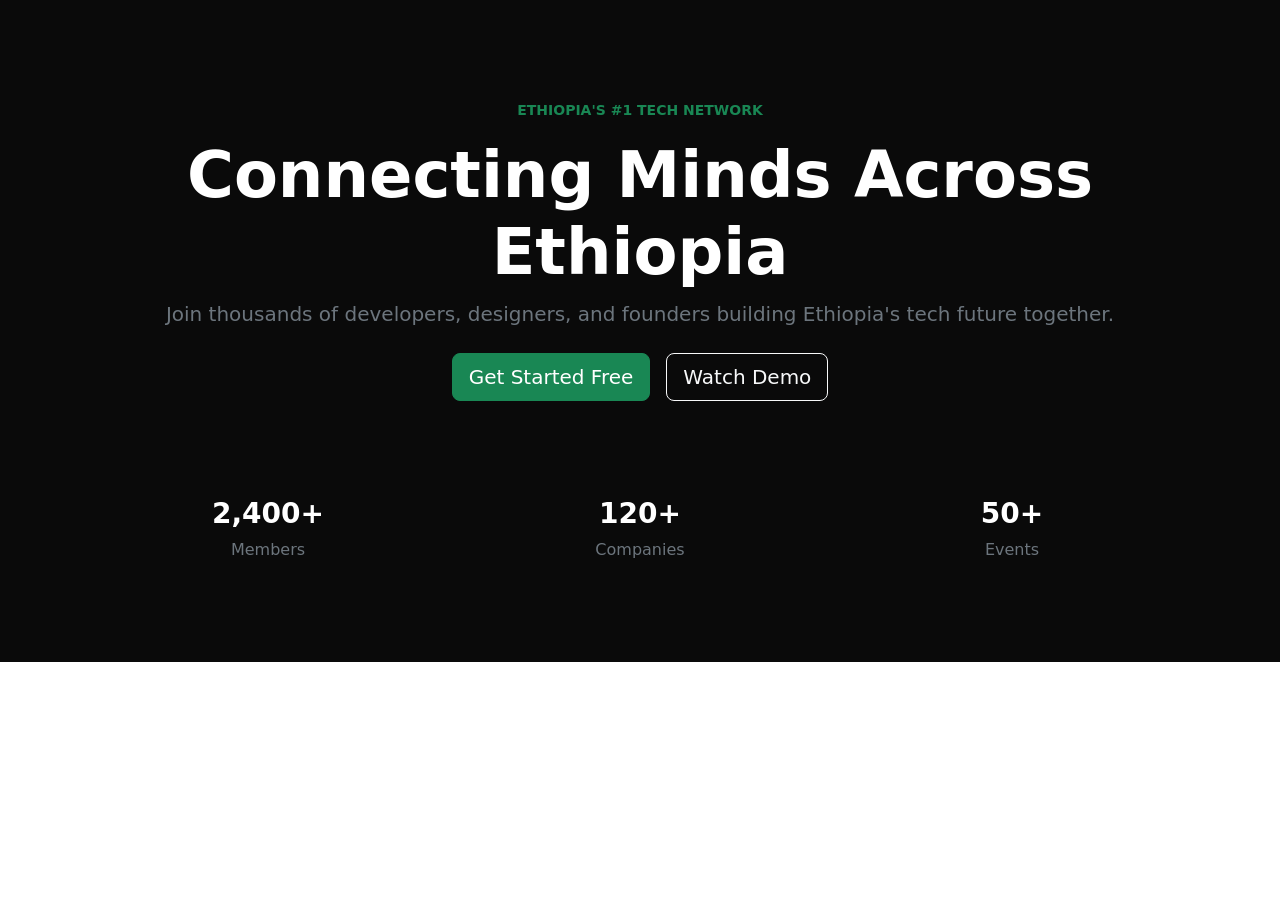
<file: businesslicense/images/uu.html>
<!DOCTYPE html>
<html lang="en">
<head>
    <meta charset="UTF-8">
    <meta name="viewport" content="width=device-width, initial-scale=1.0">
    <title>Exercise 10 - Hero Section</title>

    <!-- Bootstrap CSS -->
    <link href="https://cdn.jsdelivr.net/npm/bootstrap@5.3.3/dist/css/bootstrap.min.css" rel="stylesheet">

    <style>
        .hero{
            background:#0a0a0a;
            padding:100px 0;
        }

      
    </style>
</head>
<body>

<section class="hero text-center text-white">
    <div class="container">

        <p class="text-uppercase small fw-bold text-success">
            Ethiopia's #1 Tech Network
        </p>

        <h1 class="display-3 fw-bold">
            Connecting Minds Across Ethiopia
        </h1>

        <p class="lead text-secondary mb-4">
            Join thousands of developers, designers, and founders building Ethiopia's tech future together.
        </p>

        <div class="d-grid d-md-flex gap-3 justify-content-md-center mb-5">
            <button class="btn btn-success btn-lg">
                Get Started Free
            </button>

            <button class="btn btn-outline-light btn-lg">
                Watch Demo
            </button>
        </div>

        <div class="row justify-content-center">

            <div class="row text-center g-4">

                <div class="col-12 col-md-4">
                    <h3 class="fw-bold">2,400+</h3>
                    <p class="text-secondary mb-0">Members</p>
                </div>

                <div class="col-12 col-md-4">
                    <h3 class="fw-bold">120+</h3>
                    <p class="text-secondary mb-0">Companies</p>
                </div>

                <div class="col-12 col-md-4">
                    <h3 class="fw-bold">50+</h3>
                    <p class="text-secondary mb-0">Events</p>
                </div>

            </div>

    
        </div>

    </div>
</section> 

<!-- Bootstrap JS -->
<script src="https://cdn.jsdelivr.net/npm/bootstrap@5.3.3/dist/js/bootstrap.bundle.min.js"></script>

</body>
</html>
</file>
<file: css/variables.css>
/*
   CSS CUSTOM PROPERTIES & DESIGN SYSTEM TOKENS
  */

:root {
  /* Color Palette - Dark Theme (Default) */
  --bg-primary: #0b0f19;
  --bg-secondary: #111827;
  --bg-tertiary: #1f293d;
  --bg-card: rgba(17, 24, 39, 0.7);
  --bg-card-hover: rgba(31, 41, 61, 0.85);
  
  --text-primary: #f9fafb;
  --text-secondary: #9ca3af;
  --text-muted: #6b7280;
  --text-inverse: #030712;

  --border-color: rgba(255, 255, 255, 0.08);
  --border-color-hover: rgba(255, 255, 255, 0.2);

  /* Dynamic Accent Palette Defaults (Violet Glow) */
  --accent-primary: #8b5cf6;
  --accent-secondary: #a78bfa;
  --accent-gradient: linear-gradient(135deg, #8b5cf6 0%, #ec4899 50%, #3b82f6 100%);
  --accent-glow: rgba(139, 92, 246, 0.25);
  --accent-light: rgba(139, 92, 246, 0.1);

  /* Status Colors */
  --success: #10b981;
  --success-glow: rgba(16, 185, 129, 0.2);
  --warning: #f59e0b;
  --danger: #ef4444;

  /* Typography */
  --font-heading: 'Outfit', -apple-system, BlinkMacSystemFont, 'Segoe UI', Roboto, sans-serif;
  --font-body: 'Plus Jakarta Sans', -apple-system, BlinkMacSystemFont, 'Segoe UI', Roboto, sans-serif;
  --font-code: 'JetBrains Mono', Consolas, monospace;

  /* Glassmorphism Effects */
  --glass-bg: rgba(17, 24, 39, 0.65);
  --glass-border: 1px solid rgba(255, 255, 255, 0.1);
  --glass-blur: blur(16px);
  --glass-shadow: 0 8px 32px 0 rgba(0, 0, 0, 0.37);

  /* Layout & Spacing */
  --container-max: 1240px;
  --header-height: 80px;
  --radius-sm: 8px;
  --radius-md: 14px;
  --radius-lg: 20px;
  --radius-full: 9999px;

  /* Transitions */
  --transition-fast: 0.15s cubic-bezier(0.4, 0, 0.2, 1);
  --transition-normal: 0.3s cubic-bezier(0.4, 0, 0.2, 1);
  --transition-bounce: 0.5s cubic-bezier(0.34, 1.56, 0.64, 1);
}

/* Light Theme Overrides */
[data-theme="light"] {
  --bg-primary: #f8fafc;
  --bg-secondary: #ffffff;
  --bg-tertiary: #f1f5f9;
  --bg-card: rgba(255, 255, 255, 0.85);
  --bg-card-hover: rgba(241, 245, 249, 0.95);
  
  --text-primary: #0f172a;
  --text-secondary: #475569;
  --text-muted: #94a3b8;
  --text-inverse: #ffffff;

  --border-color: rgba(0, 0, 0, 0.08);
  --border-color-hover: rgba(0, 0, 0, 0.2);

  --glass-bg: rgba(255, 255, 255, 0.75);
  --glass-border: 1px solid rgba(0, 0, 0, 0.08);
  --glass-shadow: 0 8px 32px 0 rgba(15, 23, 42, 0.08);
}

/* Accent Color Presets */
[data-accent="emerald"] {
  --accent-primary: #10b981;
  --accent-secondary: #34d399;
  --accent-gradient: linear-gradient(135deg, #10b981 0%, #06b6d4 50%, #3b82f6 100%);
  --accent-glow: rgba(16, 185, 129, 0.25);
  --accent-light: rgba(16, 185, 129, 0.1);
}

[data-accent="rose"] {
  --accent-primary: #f43f5e;
  --accent-secondary: #fb7185;
  --accent-gradient: linear-gradient(135deg, #f43f5e 0%, #d946ef 50%, #8b5cf6 100%);
  --accent-glow: rgba(244, 63, 94, 0.25);
  --accent-light: rgba(244, 63, 94, 0.1);
}

[data-accent="cyan"] {
  --accent-primary: #06b6d4;
  --accent-secondary: #22d3ee;
  --accent-gradient: linear-gradient(135deg, #06b6d4 0%, #3b82f6 50%, #6366f1 100%);
  --accent-glow: rgba(6, 182, 212, 0.25);
  --accent-light: rgba(6, 182, 212, 0.1);
}

[data-accent="amber"] {
  --accent-primary: #f59e0b;
  --accent-secondary: #fbbf24;
  --accent-gradient: linear-gradient(135deg, #f59e0b 0%, #ef4444 50%, #ec4899 100%);
  --accent-glow: rgba(245, 158, 11, 0.25);
  --accent-light: rgba(245, 158, 11, 0.1);
}
</file>
<file: css/base.css>
/* BASE STYLES, TYPOGRAPHY & ANIMATIONS*/

*, *::before, *::after {
  box-sizing: border-box;
  margin: 0;
  padding: 0;
}

html {
  scroll-behavior: smooth;
  font-size: 16px;
  text-rendering: optimizeLegibility;
  -webkit-font-smoothing: antialiased;
}

body {
  background-color: var(--bg-primary);
  color: var(--text-primary);
  font-family: var(--font-body);
  line-height: 1.6;
  overflow-x: hidden;
  min-height: 100vh;
  position: relative;
  transition: background-color var(--transition-normal), color var(--transition-normal);
}

/* Background Animated Gradient Mesh */
.bg-ambient {
  position: fixed;
  top: 0;
  left: 0;
  width: 100vw;
  height: 100vh;
  z-index: -1;
  pointer-events: none;
  overflow: hidden;
}

.ambient-orb {
  position: absolute;
  border-radius: 50%;
  filter: blur(90px);
  opacity: 0.45;
  animation: floatOrb 20s infinite ease-in-out alternate;
}

.ambient-orb-1 {
  width: 500px;
  height: 500px;
  background: var(--accent-primary);
  top: -100px;
  left: -100px;
}

.ambient-orb-2 {
  width: 600px;
  height: 600px;
  background: #ec4899;
  bottom: -150px;
  right: -150px;
  animation-delay: -7s;
}

.ambient-orb-3 {
  width: 450px;
  height: 450px;
  background: #3b82f6;
  top: 40%;
  left: 50%;
  transform: translate(-50%, -50%);
  animation-delay: -12s;
}

/* Custom Scrollbar */
::-webkit-scrollbar {
  width: 8px;
}
::-webkit-scrollbar-track {
  background: var(--bg-primary);
}
::-webkit-scrollbar-thumb {
  background: var(--bg-tertiary);
  border-radius: var(--radius-full);
}
::-webkit-scrollbar-thumb:hover {
  background: var(--accent-primary);
}

/* Layout Container */
.container {
  width: 100%;
  max-width: var(--container-max);
  margin: 0 auto;
  padding: 0 2rem;
}

/* Typography Helpers */
h1, h2, h3, h4, h5, h6 {
  font-family: var(--font-heading);
  font-weight: 700;
  line-height: 1.2;
  color: var(--text-primary);
}

.gradient-text {
  background: var(--accent-gradient);
  -webkit-background-clip: text;
  -webkit-text-fill-color: transparent;
  display: inline-block;
}

.section-subtitle {
  font-family: var(--font-code);
  color: var(--accent-primary);
  font-size: 0.9rem;
  text-transform: uppercase;
  letter-spacing: 2px;
  margin-bottom: 0.5rem;
  display: flex;
  align-items: center;
  gap: 0.5rem;
}

.section-subtitle::before {
  content: '';
  display: inline-block;
  width: 24px;
  height: 2px;
  background: var(--accent-primary);
}

.section-title {
  font-size: clamp(2rem, 4vw, 3rem);
  margin-bottom: 1rem;
}

.section-desc {
  font-size: 1.1rem;
  color: var(--text-secondary);
  max-width: 640px;
  margin-bottom: 3rem;
}

/* Keyframe Animations */
@keyframes floatOrb {
  0% { transform: translate(0, 0) scale(1); }
  50% { transform: translate(120px, 80px) scale(1.15); }
  100% { transform: translate(-80px, 140px) scale(0.9); }
}

@keyframes pulseGlow {
  0%, 100% { box-shadow: 0 0 15px var(--accent-glow); }
  50% { box-shadow: 0 0 30px var(--accent-glow); }
}

@keyframes fadeInUp {
  from {
    opacity: 0;
    transform: translateY(30px);
  }
  to {
    opacity: 1;
    transform: translateY(0);
  }
}

.reveal {
  opacity: 1;
  transform: translateY(0);
  transition: opacity 0.8s cubic-bezier(0.16, 1, 0.3, 1), transform 0.8s cubic-bezier(0.16, 1, 0.3, 1);
}

.reveal.active {
  opacity: 1;
  transform: translateY(0);
}
</file>
<file: css/components.css>
/* COMPONENT STYLES (HEADER, HERO, PROJECTS, SKILLS, MODALS, CARDS)*/

/* Header & Navbar */
.navbar-header {
  position: fixed;
  top: 0;
  left: 0;
  width: 100%;
  height: var(--header-height);
  z-index: 1000;
  background: var(--glass-bg);
  backdrop-filter: var(--glass-blur);
  -webkit-backdrop-filter: var(--glass-blur);
  border-bottom: var(--glass-border);
  transition: all var(--transition-normal);
}

.scroll-progress-bar {
  position: absolute;
  bottom: 0;
  left: 0;
  height: 3px;
  width: 0%;
  background: var(--accent-gradient);
  transition: width 0.1s linear;
}

.navbar-container {
  display: flex;
  align-items: center;
  justify-content: space-between;
  height: 100%;
}

.brand-logo {
  display: flex;
  align-items: center;
  gap: 0.75rem;
  font-family: var(--font-heading);
  font-size: 1.35rem;
  font-weight: 800;
  color: var(--text-primary);
  text-decoration: none;
}

.brand-badge {
  width: 38px;
  height: 38px;
  border-radius: var(--radius-sm);
  background: var(--accent-gradient);
  display: flex;
  align-items: center;
  justify-content: center;
  color: #fff;
  font-weight: 900;
  box-shadow: 0 4px 14px var(--accent-glow);
}

.status-indicator {
  display: inline-flex;
  align-items: center;
  gap: 0.4rem;
  padding: 0.25rem 0.75rem;
  border-radius: var(--radius-full);
  background: var(--success-glow);
  border: 1px solid rgba(16, 185, 129, 0.3);
  font-size: 0.75rem;
  font-weight: 600;
  color: var(--success);
}

.status-dot {
  width: 7px;
  height: 7px;
  border-radius: 50%;
  background: var(--success);
  box-shadow: 0 0 8px var(--success);
  animation: pulseGlow 2s infinite;
}

.nav-links {
  display: flex;
  align-items: center;
  gap: 2rem;
  list-style: none;
}

.nav-link {
  color: var(--text-secondary);
  text-decoration: none;
  font-size: 0.95rem;
  font-weight: 500;
  transition: color var(--transition-fast);
  position: relative;
}

.nav-link:hover, .nav-link.active {
  color: var(--accent-primary);
}

.nav-link.active::after {
  content: '';
  position: absolute;
  bottom: -6px;
  left: 0;
  width: 100%;
  height: 2px;
  background: var(--accent-primary);
  border-radius: var(--radius-full);
}

.nav-actions {
  display: flex;
  align-items: center;
  gap: 1rem;
}

/* Accent Color Picker & Theme Toggle Controls */
.theme-btn, .accent-picker-toggle {
  background: var(--bg-tertiary);
  border: 1px solid var(--border-color);
  color: var(--text-primary);
  width: 40px;
  height: 40px;
  border-radius: var(--radius-sm);
  display: flex;
  align-items: center;
  justify-content: center;
  cursor: pointer;
  transition: all var(--transition-fast);
}

.theme-btn:hover, .accent-picker-toggle:hover {
  border-color: var(--accent-primary);
  color: var(--accent-primary);
  transform: translateY(-2px);
}

.accent-dropdown {
  position: relative;
}

.accent-menu {
  position: absolute;
  top: 50px;
  right: 0;
  background: var(--bg-secondary);
  border: var(--glass-border);
  padding: 0.75rem;
  border-radius: var(--radius-md);
  display: flex;
  gap: 0.5rem;
  box-shadow: var(--glass-shadow);
  opacity: 0;
  visibility: hidden;
  transform: translateY(10px);
  transition: all var(--transition-fast);
}

.accent-menu.show {
  opacity: 1;
  visibility: visible;
  transform: translateY(0);
}

.accent-dot {
  width: 22px;
  height: 22px;
  border-radius: 50%;
  cursor: pointer;
  border: 2px solid transparent;
  transition: transform var(--transition-fast);
}

.accent-dot:hover {
  transform: scale(1.2);
}

.accent-dot.active {
  border-color: var(--text-primary);
}

/*  Buttons */
.btn {
  display: inline-flex;
  align-items: center;
  justify-content: center;
  gap: 0.6rem;
  padding: 0.85rem 1.75rem;
  border-radius: var(--radius-md);
  font-family: var(--font-heading);
  font-size: 0.95rem;
  font-weight: 600;
  text-decoration: none;
  cursor: pointer;
  border: none;
  transition: all var(--transition-fast);
}

.btn-primary {
  background: var(--accent-gradient);
  color: #ffffff;
  box-shadow: 0 4px 20px var(--accent-glow);
}

.btn-primary:hover {
  transform: translateY(-3px);
  box-shadow: 0 8px 30px var(--accent-glow);
}

.btn-outline {
  background: var(--bg-tertiary);
  border: 1px solid var(--border-color);
  color: var(--text-primary);
}

.btn-outline:hover {
  border-color: var(--accent-primary);
  color: var(--accent-primary);
  transform: translateY(-3px);
}

/* Hero Section */
.hero-section {
  padding-top: calc(var(--header-height) + 4rem);
  padding-bottom: 6rem;
  min-height: 90vh;
  display: flex;
  align-items: center;
}

.hero-grid {
  display: grid;
  grid-template-columns: 1.2fr 0.8fr;
  gap: 4rem;
  align-items: center;
}

.hero-tag {
  display: inline-flex;
  align-items: center;
  gap: 0.5rem;
  padding: 0.4rem 1rem;
  background: var(--accent-light);
  border: 1px solid var(--accent-glow);
  border-radius: var(--radius-full);
  color: var(--accent-primary);
  font-size: 0.85rem;
  font-weight: 600;
  margin-bottom: 1.5rem;
}

.hero-title {
  font-size: clamp(2.5rem, 5vw, 4.2rem);
  line-height: 1.1;
  margin-bottom: 1.5rem;
}

.typing-container {
  color: var(--accent-primary);
  border-bottom: 3px solid var(--accent-primary);
}

.hero-bio {
  font-size: 1.15rem;
  color: var(--text-secondary);
  margin-bottom: 2.5rem;
  max-width: 580px;
}

.hero-cta {
  display: flex;
  align-items: center;
  gap: 1.25rem;
  margin-bottom: 3.5rem;
}

.hero-stats-row {
  display: grid;
  grid-template-columns: repeat(3, 1fr);
  gap: 1.5rem;
  padding-top: 2rem;
  border-top: 1px solid var(--border-color);
}

.stat-item h3 {
  font-size: 2.2rem;
  color: var(--text-primary);
  font-weight: 800;
}

.stat-item p {
  font-size: 0.85rem;
  color: var(--text-secondary);
}

.hero-avatar-card {
  position: relative;
  border-radius: var(--radius-lg);
  background: var(--glass-bg);
  backdrop-filter: var(--glass-blur);
  border: var(--glass-border);
  padding: 1.5rem;
  box-shadow: var(--glass-shadow);
  display: flex;
  flex-direction: column;
  align-items: center;
  text-align: center;
}

.avatar-wrapper {
  position: relative;
  width: 220px;
  height: 220px;
  border-radius: 50%;
  padding: 6px;
  background: var(--accent-gradient);
  margin-bottom: 1.5rem;
}

.avatar-img {
  width: 100%;
  height: 100%;
  object-fit: cover;
  object-position: center top;
  background-repeat: no-repeat;
  background-size: cover;
  border-radius: 50%;
  background: var(--bg-tertiary);
  display: block;
}

.floating-badge {
  position: absolute;
  bottom: 10px;
  right: -10px;
  background: var(--bg-secondary);
  border: var(--glass-border);
  padding: 0.5rem 1rem;
  border-radius: var(--radius-md);
  box-shadow: var(--glass-shadow);
  font-size: 0.85rem;
  font-weight: 700;
  display: flex;
  align-items: center;
  gap: 0.5rem;
}

/* Skills & Tech Stack Grid */
.skills-section {
  padding: 6rem 0;
  background: var(--bg-secondary);
}

.skill-category-tabs {
  display: flex;
  gap: 1rem;
  margin-bottom: 2.5rem;
  flex-wrap: wrap;
}

.tab-btn {
  padding: 0.6rem 1.4rem;
  border-radius: var(--radius-full);
  background: var(--bg-tertiary);
  border: 1px solid var(--border-color);
  color: var(--text-secondary);
  font-weight: 600;
  font-size: 0.9rem;
  cursor: pointer;
  transition: all var(--transition-fast);
}

.tab-btn:hover, .tab-btn.active {
  background: var(--accent-primary);
  color: #ffffff;
  border-color: var(--accent-primary);
  box-shadow: 0 4px 14px var(--accent-glow);
}

.skills-grid {
  display: grid;
  grid-template-columns: repeat(auto-fill, minmax(260px, 1fr));
  gap: 1.5rem;
}

.skill-card {
  background: var(--glass-bg);
  border: var(--glass-border);
  border-radius: var(--radius-md);
  padding: 1.5rem;
  transition: all var(--transition-normal);
}

.skill-card:hover {
  transform: translateY(-5px);
  border-color: var(--accent-primary);
  box-shadow: 0 10px 25px rgba(0, 0, 0, 0.2);
}

.skill-header {
  display: flex;
  align-items: center;
  justify-content: space-between;
  margin-bottom: 1rem;
}

.skill-title-wrapper {
  display: flex;
  align-items: center;
  gap: 0.75rem;
}

.skill-icon {
  width: 36px;
  height: 36px;
  border-radius: var(--radius-sm);
  background: var(--accent-light);
  color: var(--accent-primary);
  display: flex;
  align-items: center;
  justify-content: center;
  font-weight: 700;
}

.skill-bar-bg {
  width: 100%;
  height: 8px;
  background: var(--bg-tertiary);
  border-radius: var(--radius-full);
  overflow: hidden;
}

.skill-bar-fill {
  height: 100%;
  background: var(--accent-gradient);
  border-radius: var(--radius-full);
  width: 0%;
  transition: width 1.2s cubic-bezier(0.16, 1, 0.3, 1);
}

/*  Projects Showcase Section */
.projects-section {
  padding: 6rem 0;
}

.portfolio-controls {
  display: flex;
  align-items: center;
  justify-content: space-between;
  margin-bottom: 3rem;
  gap: 1.5rem;
  flex-wrap: wrap;
}

.search-input-wrapper {
  position: relative;
  min-width: 280px;
}

.search-input {
  width: 100%;
  padding: 0.75rem 1rem 0.75rem 2.75rem;
  background: var(--bg-secondary);
  border: 1px solid var(--border-color);
  border-radius: var(--radius-md);
  color: var(--text-primary);
  font-family: var(--font-body);
  font-size: 0.9rem;
  transition: all var(--transition-fast);
}

.search-input:focus {
  outline: none;
  border-color: var(--accent-primary);
  box-shadow: 0 0 12px var(--accent-glow);
}

.search-icon {
  position: absolute;
  left: 1rem;
  top: 50%;
  transform: translateY(-50%);
  color: var(--text-muted);
}

.projects-grid {
  display: grid;
  grid-template-columns: repeat(auto-fill, minmax(350px, 1fr));
  gap: 2rem;
}

.project-card {
  background: var(--glass-bg);
  border: var(--glass-border);
  border-radius: var(--radius-lg);
  overflow: hidden;
  transition: all var(--transition-normal);
  display: flex;
  flex-direction: column;
}

.project-card:hover {
  transform: translateY(-8px);
  box-shadow: var(--glass-shadow);
  border-color: var(--border-color-hover);
}

.project-img-box {
  position: relative;
  width: 100%;
  height: 220px;
  overflow: hidden;
  background: var(--bg-tertiary);
}

.project-img {
  width: 100%;
  height: 100%;
  object-fit: cover;
  transition: transform 0.5s ease;
}

.project-card:hover .project-img {
  transform: scale(1.06);
}

.project-category-badge {
  position: absolute;
  top: 1rem;
  left: 1rem;
  background: var(--bg-secondary);
  border: 1px solid var(--border-color);
  color: var(--accent-primary);
  font-size: 0.75rem;
  font-weight: 700;
  padding: 0.3rem 0.8rem;
  border-radius: var(--radius-full);
}

.project-content {
  padding: 1.5rem;
  display: flex;
  flex-direction: column;
  flex-grow: 1;
}

.project-title {
  font-size: 1.35rem;
  margin-bottom: 0.6rem;
}

.project-desc {
  font-size: 0.95rem;
  color: var(--text-secondary);
  margin-bottom: 1.25rem;
  line-height: 1.5;
  flex-grow: 1;
}

.project-tech-tags {
  display: flex;
  flex-wrap: wrap;
  gap: 0.5rem;
  margin-bottom: 1.5rem;
}

.tech-tag {
  background: var(--bg-tertiary);
  color: var(--text-secondary);
  font-size: 0.75rem;
  font-family: var(--font-code);
  padding: 0.25rem 0.6rem;
  border-radius: var(--radius-sm);
}

.project-actions {
  display: flex;
  align-items: center;
  justify-content: space-between;
  padding-top: 1rem;
  border-top: 1px solid var(--border-color);
}

.project-link-btn {
  color: var(--text-secondary);
  font-size: 0.88rem;
  font-weight: 600;
  text-decoration: none;
  display: inline-flex;
  align-items: center;
  gap: 0.4rem;
  transition: color var(--transition-fast);
}

.project-link-btn:hover {
  color: var(--accent-primary);
}

/* Experience Timeline */
.timeline-section {
  padding: 6rem 0;
  background: var(--bg-secondary);
}

.timeline {
  position: relative;
  max-width: 800px;
  margin: 0 auto;
}

.timeline::before {
  content: '';
  position: absolute;
  left: 20px;
  top: 0;
  bottom: 0;
  width: 2px;
  background: var(--border-color);
}

.timeline-item {
  position: relative;
  padding-left: 60px;
  margin-bottom: 3rem;
}

.timeline-dot {
  position: absolute;
  left: 11px;
  top: 4px;
  width: 20px;
  height: 20px;
  border-radius: 50%;
  background: var(--accent-primary);
  border: 4px solid var(--bg-secondary);
  box-shadow: 0 0 12px var(--accent-glow);
}

.timeline-card {
  background: var(--glass-bg);
  border: var(--glass-border);
  border-radius: var(--radius-md);
  padding: 1.75rem;
}

.timeline-role {
  font-size: 1.25rem;
  margin-bottom: 0.25rem;
}

.timeline-company {
  color: var(--accent-primary);
  font-weight: 600;
  font-size: 0.95rem;
  margin-bottom: 0.5rem;
}

.timeline-date {
  font-family: var(--font-code);
  font-size: 0.8rem;
  color: var(--text-muted);
  margin-bottom: 1rem;
}

/* Contact & Toast Notifications */
.contact-section {
  padding: 6rem 0;
}

.contact-grid {
  display: grid;
  grid-template-columns: 0.8fr 1.2fr;
  gap: 4rem;
}

.contact-card-info {
  background: var(--glass-bg);
  border: var(--glass-border);
  border-radius: var(--radius-lg);
  padding: 2.5rem;
}

.contact-method-item {
  display: flex;
  align-items: center;
  gap: 1rem;
  margin-bottom: 1.75rem;
}

.contact-icon {
  width: 48px;
  height: 48px;
  border-radius: var(--radius-md);
  background: var(--accent-light);
  color: var(--accent-primary);
  display: flex;
  align-items: center;
  justify-content: center;
  font-size: 1.2rem;
}

.contact-form {
  background: var(--glass-bg);
  border: var(--glass-border);
  border-radius: var(--radius-lg);
  padding: 2.5rem;
}

.form-group {
  margin-bottom: 1.5rem;
}

.form-label {
  display: block;
  font-size: 0.88rem;
  font-weight: 600;
  margin-bottom: 0.5rem;
  color: var(--text-secondary);
}

.form-input, .form-textarea {
  width: 100%;
  padding: 0.85rem 1rem;
  background: var(--bg-tertiary);
  border: 1px solid var(--border-color);
  border-radius: var(--radius-md);
  color: var(--text-primary);
  font-family: var(--font-body);
  font-size: 0.95rem;
  transition: all var(--transition-fast);
}

.form-input:focus, .form-textarea:focus {
  outline: none;
  border-color: var(--accent-primary);
  box-shadow: 0 0 14px var(--accent-glow);
}

.form-textarea {
  resize: vertical;
  min-height: 140px;
}

/* Toast Component */
.toast-container {
  position: fixed;
  bottom: 2rem;
  right: 2rem;
  z-index: 2000;
  display: flex;
  flex-direction: column;
  gap: 0.75rem;
}

.toast {
  background: var(--bg-secondary);
  border: 1px solid var(--accent-primary);
  padding: 1rem 1.5rem;
  border-radius: var(--radius-md);
  box-shadow: var(--glass-shadow);
  color: var(--text-primary);
  display: flex;
  align-items: center;
  gap: 0.75rem;
  transform: translateX(120%);
  transition: transform var(--transition-bounce);
}

.toast.show {
  transform: translateX(0);
}

/* 
   Project Detail Modal
   */
.modal-backdrop {
  position: fixed;
  top: 0;
  left: 0;
  width: 100vw;
  height: 100vh;
  background: rgba(0, 0, 0, 0.75);
  backdrop-filter: blur(8px);
  z-index: 3000;
  display: flex;
  align-items: center;
  justify-content: center;
  opacity: 0;
  visibility: hidden;
  transition: all var(--transition-fast);
  padding: 2rem;
}

.modal-backdrop.show {
  opacity: 1;
  visibility: visible;
}

.modal-box {
  background: var(--bg-secondary);
  border: var(--glass-border);
  border-radius: var(--radius-lg);
  max-width: 800px;
  width: 100%;
  max-height: 90vh;
  overflow-y: auto;
  padding: 2rem;
  position: relative;
  transform: scale(0.9);
  transition: transform var(--transition-bounce);
}

.modal-backdrop.show .modal-box {
  transform: scale(1);
}

.modal-close-btn {
  position: absolute;
  top: 1.5rem;
  right: 1.5rem;
  background: var(--bg-tertiary);
  border: none;
  color: var(--text-primary);
  width: 36px;
  height: 36px;
  border-radius: 50%;
  cursor: pointer;
  display: flex;
  align-items: center;
  justify-content: center;
  font-size: 1.2rem;
}

.modal-header-img {
  width: 100%;
  height: 300px;
  object-fit: cover;
  border-radius: var(--radius-md);
  margin-bottom: 1.5rem;
}
</file>
<file: css/responsive.css>
/*EXHAUSTIVE RESPONSIVE BREAKPOINTS & MEDIA QUERIES*/

/*Mobile Navigation Toggle Button & Drawer Default*/
.mobile-menu-btn {
  display: none;
  background: var(--bg-tertiary);
  border: 1px solid var(--border-color);
  color: var(--text-primary);
  width: 40px;
  height: 40px;
  border-radius: var(--radius-sm);
  align-items: center;
  justify-content: center;
  cursor: pointer;
  font-size: 1.2rem;
  transition: all var(--transition-fast);
}

.mobile-menu-btn:hover {
  border-color: var(--accent-primary);
  color: var(--accent-primary);
}

/* Laptop & Small Desktop (992px to 1200px)*/
@media (max-width: 1200px) {
  .container {
    max-width: 100%;
    padding: 0 2rem;
  }

  .hero-grid {
    gap: 3rem;
  }
}

/* Tablet & Medium Screens (769px to 991px)*/
@media (max-width: 991px) {
  .hero-grid {
    margin-top: 30px;
    grid-template-columns: 1fr;
    gap: 3.5rem;
    text-align: center;
  }

  .hero-tag {
    
    margin: 0 auto 1.5rem auto;
  }

  .hero-title {
    font-size: clamp(2.2rem, 5vw, 3.5rem);
  }

  .hero-bio {
    margin: 0 auto 2rem auto;
  }

  .hero-cta {
    justify-content: center;
  }

  .hero-stats-row {
    max-width: 600px;
    margin: 0 auto;
  }

  .hero-avatar-card {
    max-width: 440px;
    margin: 0 auto;
  }

  .about-grid {
    grid-template-columns: 1fr !important;
    gap: 2rem !important;
  }

  .contact-grid {
    grid-template-columns: 1fr !important;
    gap: 2.5rem !important;
  }

  .status-indicator {
    display: none; /* Hide status badge on tablets to keep navbar clean */
  }
}

/* Mobile Landscape & Large Phones (576px to 768px) */
@media (max-width: 768px) {
  .container {
    padding: 0 1.25rem;
  }

  /* Header Controls */
  .mobile-menu-btn {
    display: flex;
  }

  .nav-links {
    position: fixed;
    top: var(--header-height);
    left: 0;
    width: 100%;
    background: var(--bg-secondary);
    border-bottom: var(--glass-border);
    flex-direction: column;
    padding: 2rem 1.5rem;
    gap: 1.25rem;
    transform: translateY(-150%);
    transition: transform var(--transition-normal);
    box-shadow: var(--glass-shadow);
    z-index: 999;
  }

  .nav-links.mobile-active {
    transform: translateY(0);
  }

  .nav-link {
    font-size: 1.1rem;
    padding: 0.5rem 0;
    display: block;
    width: 100%;
    text-align: center;
    border-bottom: 1px solid var(--border-color);
  }

  .nav-link:last-child {
    border-bottom: none;
  }

  /* Section Spacing */
  .hero-section {
    padding-top: calc(var(--header-height) + 2rem);
    padding-bottom: 4rem;
    min-height: auto;
  }

  section {
    padding: 4rem 0 !important;
  }

  .section-title {
    font-size: 1.8rem;
  }

  .section-desc {
    font-size: 1rem;
    margin-bottom: 2rem;
  }

  /* Projects & Skills Grids */
  .projects-grid {
    grid-template-columns: 1fr;
    gap: 1.5rem;
  }

  .skills-grid {
    grid-template-columns: 1fr;
    gap: 1.25rem;
  }

  .portfolio-controls {
    flex-direction: column;
    align-items: stretch;
    gap: 1rem;
  }

  .search-input-wrapper {
    width: 100%;
    min-width: 100%;
  }

  /* Timeline */
  .timeline::before {
    left: 10px;
  }

  .timeline-item {
    padding-left: 36px;
    margin-bottom: 2rem;
  }

  .timeline-dot {
    left: 1px;
    width: 18px;
    height: 18px;
  }

  .timeline-card {
    padding: 1.25rem;
  }

  /* Contact & Form */
  .contact-card-info, .contact-form {
    padding: 1.5rem;
  }

  .modal-box {
    width: 95%;
    max-height: 88vh;
    padding: 1.25rem;
  }

  .modal-header-img {
    height: 200px;
  }
}

/* Small Mobile Devices & Portrait Phones (320px to 575px) */
@media (max-width: 575px) {
  .brand-logo {
    font-size: 1.1rem;
  }

  .brand-badge {
    width: 32px;
    height: 32px;
    font-size: 0.85rem;
  }

  .hero-tag {
    font-size: 0.75rem;
    padding: 0.35rem 0.75rem;
  }

  .hero-title {
    font-size: 1.75rem;
    line-height: 1.25;
  }

  .hero-bio {
    font-size: 0.98rem;
    margin-bottom: 1.75rem;
  }

  .hero-cta {
    flex-direction: column;
    width: 100%;
    gap: 0.75rem;
  }

  .hero-cta .btn {
    width: 100%;
  }

  .hero-stats-row {
    grid-template-columns: repeat(3, 1fr);
    gap: 0.5rem;
    padding-top: 1.5rem;
  }

  .stat-item h3 {
    font-size: 1.4rem;
  }

  .stat-item p {
    font-size: 0.75rem;
  }

  .avatar-wrapper {
    width: 170px;
    height: 170px;
    padding: 4px;
    margin-bottom: 1rem;
  }

  .floating-badge {
    font-size: 0.75rem;
    padding: 0.35rem 0.75rem;
    bottom: -5px;
    right: 50%;
    transform: translateX(50%);
    white-space: nowrap;
  }

  /* Skill Category Tabs */
  .skill-category-tabs {
    gap: 0.4rem;
  }

  .tab-btn {
    padding: 0.45rem 0.85rem;
    font-size: 0.8rem;
  }

  /* Project Cards */
  .project-content {
    padding: 1.25rem;
  }

  .project-title {
    font-size: 1.15rem;
  }

  .project-actions {
    flex-direction: column;
    align-items: stretch;
    gap: 0.75rem;
  }

  .project-actions .btn, .project-actions .project-link-btn {
    width: 100%;
    text-align: center;
    justify-content: center;
  }

  /* Toast Container */
  .toast-container {
    left: 1rem;
    right: 1rem;
    bottom: 1rem;
    width: auto;
  }

  .toast {
    font-size: 0.88rem;
    padding: 0.85rem 1rem;
  }
}
</file>
<file: Apple Website/APPLE.css>
* {
    margin: 0;
    padding: 0;
    box-sizing: border-box;
    /* outline: 1px solid black; */
}

html {
    font-size: 100%; /* 1rem = 16px by default — the tile typography below scales off this */
}



body {
    font-size: 17px; /* was 20px */
    font-family: "Montserrat", sans-serif;
    padding-top: 48px;
    background: #f5f5f7; /* was #fff */
    
}
.internal-wrapper {
    max-width: 980px;
    width: 100%;
    padding: 0 10px;
    margin: 0 auto;
    box-sizing: border-box;
}


.header-wrapper {
    color: black;
    font-weight: 400;
    font-size: 12px;
    position: fixed;
    top: 0;
    left: 0;
    width: 100%;
    background: rgba(255, 255, 255, 0.85);
    backdrop-filter: saturate(180%) blur(20px);
    -webkit-backdrop-filter: saturate(180%) blur(20px);
    z-index: 9999;
}

.nav ul {
    display: flex;
    justify-content: space-between;
    align-items: center;
    list-style: none;
}

 .nav ul li {
    display: inline-flex;
    align-items: center;
    padding: 0 4px;
    height: 44px;
    opacity: 0.8;
    transition: opacity 0.15s;
} 

.nav ul li:hover { opacity: 1; }

.nav ul li a {
    text-decoration: none;
    color: black;

}

.logo-link img,
.search-link img,
.cart-link img {
    width: 18px;
    height: auto;
    display: block;
}
.header-wrapper .nav ul li .logo-link{
    padding: 12px 0px 10px;
}
.header-wrapper .nav ul li .search-link{
    padding: 14px 0px 8px;
}
.header-wrapper .nav ul li .cart-link{
    padding: 12px 0px 10px;
 }

/* DROPDOWN */
.nav-panel {
    visibility: hidden;
    opacity: 0;
    position: fixed;
    top: 44px;
    left: 0;
    width: 100%;
    background-color: rgba(255, 255, 255, 0.92);
    backdrop-filter: saturate(180%) blur(20px);
    -webkit-backdrop-filter: saturate(180%) blur(20px);
    z-index: 9998;
    transition: opacity 0.15s ease, visibility 0.15s ease;
    pointer-events: none;
}

.header-wrapper:has(.store-item:hover) .store-panel,
.header-wrapper:has(.mac-item:hover) .mac-panel,
.header-wrapper:has(.ipad-item:hover) .ipad-panel,
.header-wrapper:has(.iphone-item:hover) .iphone-panel,
.header-wrapper:has(.watch-item:hover) .watch-panel,
.header-wrapper:has(.vision-item:hover) .vision-panel,
.header-wrapper:has(.airpods-item:hover) .airpods-panel,
.header-wrapper:has(.tv-item:hover) .tv-panel,
.header-wrapper:has(.entertainment-item:hover) .entertainment-panel,
.header-wrapper:has(.accessories-item:hover) .accessories-panel,
.header-wrapper:has(.support-item:hover) .support-panel,
.nav-panel:hover {
    visibility: visible;
    opacity: 1;
    pointer-events: auto;
}

/* dim and blur page behind dropdown */
body::after {
    content: "";
    position: fixed;
    top: 0;
    left: 0;
    width: 100%;
    height: 100%;
    background-color: rgba(0, 0, 0, 0.25);
    backdrop-filter: blur(10px);
    -webkit-backdrop-filter: blur(10px);
    z-index: 500;
    pointer-events: none;
    opacity: 0;
    transition: opacity 0.25s ease;
}

body:has(.nav-item:hover)::after,
body:has(.nav-panel:hover)::after {
    opacity: 1;
}

.panel-inner {
    display: flex;
    flex-direction: row;
    gap: 80px;
    padding: 25px 50px 35px;
    text-align: left;
    max-width: 1200px;
    width: 100%;
    margin: 0 auto;
}

.panel-col {
    display: flex;
    flex-direction: column;
    min-width: 160px;
}

.panel-heading {
    font-size: 12px;
    font-weight: 500;
    color: #6e6e73;
    margin-bottom: 12px;
    display: block;
}

.panel-big {
    list-style: none;
    padding: 0;
    margin: 0;
}

.panel-big li {
    padding: 2px 0;
}

.panel-big li a {
    font-size: 21px;
    font-weight: 600;
    color: #1d1d1f;
    text-decoration: none;
    line-height: 1.4;
    display: block;
    transition: color 0.15s;
    font-family: "SF Pro Display", Helvetica, Arial, sans-serif;
}

.panel-big li a:hover { color: #0071e3; }

.panel-small {
    list-style: none;
    padding: 0;
    margin: 0;
}

.panel-small li {
    padding: 2px 0;
}

.panel-small li a {
    font-size: 13px;
    font-weight: 400;
    color: #1d1d1f;
    text-decoration: none;
    display: block;
    padding: 3px 0;
    transition: color 0.15s;
    font-family: "SF Pro Display", Helvetica, Arial, sans-serif;
}

.panel-small li a:hover { color: #0071e3; }

.panel-extra { margin-top: 14px; }

/* dim other nav items when one is hovered */
.nav ul:has(.nav-item:hover) li:not(:hover) {
    opacity: 0.4;
}
/* HERO SECTION */
.section-hero {
    display: grid;
    grid-template-columns: 1fr;
    grid-template-rows: 580px 580px 580px;
    gap: 12px;
    margin: 0 0 12px;
    
}

.tile-wrapper {
    position: relative;
    overflow: hidden;
    text-align: center;
}

/* full-card clickable overlay */
.tile-link {
    position: absolute;
    inset: 0;
    z-index: 1;
}

.tile-content {
    position: absolute;
    padding-top: 2.1875rem;
    left: 50%;
    transform: translateX(-50%);
    z-index: 2;
    white-space: nowrap;
}


.tile-headline {
    font-size: clamp(2rem, 5vw, 3.5rem);
    font-weight: 600;
    color: #1d1d1f;
    
}

.tile-subhead {
    font-size: clamp(1rem, 2.2vw, 1.5rem);
    margin-top: 0.25rem;
    color: #1d1d1f;
    font-weight: 500;
}

.tile-ctas{
    margin-top: 0.625rem;
    display: flex;
    justify-content: center;
    gap: 1rem;
    
}

.button {
    background-color: #0071e3;
  color: #ffffff;
  padding: clamp(0.5625rem, 1.4vw, 0.6875rem) clamp(1rem, 2.7vw, 1.3125rem);
  border-radius: 55rem;
  text-decoration: none;
  font-size: clamp(0.9375rem, 1.7vw, 1.0625rem);
  transition: background-color 0.4s;
  font-weight: 450;
  

}

.button-secondary {
   background-color: transparent;
  color: #0071e3;
  border: 0.09375rem solid #0071e3;
  padding: clamp(0.5625rem, 1.4vw, 0.6875rem) clamp(1rem, 2.7vw, 1.3125rem);
  border-radius: 55rem;
  text-decoration: none;
  font-size: clamp(0.9375rem, 1.7vw, 1.0625rem);
  transition: background-color 0.4s;
  font-weight: 450;
}


.button-secondary:hover {
  background-color: #0070e1;
  color: white;
}
.tile-image-wrapper {
    width: 100%;
    height: 100%;
}

.tile-image-wrapper img {
    width: 100%;
    height: 100%;
    object-fit: cover;
}
/* promo*/
/* PROMO SECTION */
.section-promo {
    display: grid;
    grid-template-columns: 1fr 1fr;
    grid-template-rows: 580px 580px 580px;
    
    gap: 12px;
    margin-bottom: 12px;
    padding: 0px 12px;
    text-align: center;
    color: #1d1d1f;
    font-size: 17px;
    letter-spacing: -0.374px;
    line-height: 25px;
}

/* dark theme tiles */
.tile-wrapper.theme-dark .tile-headline,
.tile-wrapper.theme-dark .tile-subhead {
    color: #f5f5f7;
}

.section-promo .tile-subhead {
    font-size: clamp(0.9375rem, 1.9vw, 1.3125rem);
    line-height: 1.1904761905;
    font-weight: 400;
    letter-spacing: .011em;
    font-family: SF Pro Display, SF Pro Icons, Helvetica Neue, Helvetica, Arial, sans-serif;
    margin-top: 0.3125rem;
}
.section-promo .tile-headline {
    font-size: clamp(1.5rem, 3.6vw, 2.5rem);
    line-height: 1;
    font-weight: 500;
    letter-spacing: 0em;
    font-family: SF Pro Display, SF Pro Icons, Helvetica Neue, Helvetica, Arial, sans-serif;
}
.tile-headline img {
    max-width: 9.375rem;
    height: auto;
    display: block;
    margin: 0 auto;
}
.apple-watch .tile-copy-wrapper img {
    max-width: 18.75rem;
   
}
.ipad-air .tile-copy-wrapper img {
    max-width: 9.375rem;
   
}
.trade-in .tile-copy-wrapper img{
    max-width: 12.5rem;
}

  
/* ====== ENDLESS ENTERTAINMENT ====== */
.section-entertainment {
    background-color: #f5f5f7;
    padding: 53px 0 40px;
    /* overflow: hidden; */
}

.entertainment-wrapper {
    display: flex;
    flex-direction: column;
    align-items: center;
}

.entertainment-headline {
    font-size: 56px;
    font-weight: 600;
    color: #1d1d1f;
    text-align: center;
    margin-bottom: 30px;
    letter-spacing: -0.005em;
}

/* ── TV Gallery (big cards, one at a time) ── */
.tv-gallery {
    width: 100%;
    overflow: hidden;
}

.tv-gallery-list {
    display: flex;
    list-style: none;
    overflow-x: auto;
    scroll-snap-type: x mandatory;
    scroll-behavior: smooth;
    scrollbar-width: none;
    -ms-overflow-style: none;
    cursor: grab;
    gap: 13px;
    padding: 0 12px 20px;
}

.tv-gallery-list::-webkit-scrollbar,
.fam-gallery-list::-webkit-scrollbar {
    display: none;
}

.tv-card {
    flex: 0 0 calc(100% - 24px);
    max-width: 1070px;
    scroll-snap-align: center;
    position: relative;
    height: 500px;
    border-radius: 0px;
    overflow: hidden;
}

.tv-card a {
    display: block;
    width: 100%;
    height: 100%;
    position: relative;
    text-decoration: none;
}

.tv-card-bg {
    width: 100%;
    height: 100%;
    background-size: cover;
    background-position: center;
}

.tv-card-content {
    position: absolute;
    inset: 0;
    display: flex;
    flex-direction: column;
    justify-content: flex-end;
    padding: 30px 40px;
    background: linear-gradient(to top, rgba(0,0,0,0.6) 0%, transparent 50%);
}

.tv-card-bottom {
    display: flex;
    align-items: center;
    gap: 20px;
}

.tv-card-btn {
    background: rgba(255,255,255,0.9);
    color: #1d1d1f;
    padding: 10px 20px;
    border-radius: 980px;
    font-size: 15px;
    font-weight: 500;
    white-space: nowrap;
    flex-shrink: 0;
}

.tv-card-note {
    color: white;
    font-size: 17px;
    margin: 0;
}

.tv-card-genre {
    font-weight: 600;
    margin-right: 6px;
}

/* ── FAM Gallery (small cards, 3 visible) ── */
.fam-gallery {
    width: 100%;
    margin-top: 13px;
}

.fam-gallery-list {
    display: flex;
    list-style: none;
    overflow-x: auto;
    scroll-snap-type: x mandatory;
    scroll-behavior: smooth;
    scrollbar-width: none;
    -ms-overflow-style: none;
    cursor: grab;
    gap: 13px;
    padding: 0 12px 20px;
}



.fam-card {
    flex: 0 0 calc(33.333% - 10px);
    scroll-snap-align: start;
    border-radius: 0px;
    overflow: hidden;
    position: relative;
    min-height: 260px;
}

.fam-card a {
    display: block;
    width: 100%;
    height: 100%;
    text-decoration: none;
    position: relative;
}

.fam-card img {
    width: 100%;
    height: 180px;
    object-fit: cover;
    display: block;
}

.fam-card-content {
    padding: 12px 16px 16px;
    display: flex;
    flex-direction: column;
    gap: 6px;
}

.fam-service-label {
    font-size: 11px;
    font-weight: 600;
    color: white;
    opacity: 0.8;
    display: flex;
    align-items: center;
    gap: 4px;
}

.fam-music { color: #fc3c44; }
.fam-fitness { color: #29d64f; }
.fam-arcade { color: #0071e3; }

.fam-card-btn {
    background: rgba(255,255,255,0.9);
    color: #1d1d1f;
    padding: 8px 16px;
    border-radius: 980px;
    font-size: 13px;
    font-weight: 500;
    display: inline-block;
    width: fit-content;
}

.fam-card-note {
    color: white;
    font-size: 13px;
    margin: 0;
    font-weight: 500;
}

/* footer */

.footer-wrapper{
    background-color: #f5f5f7;
    color: #1d1d1f;
    font-size: .65em;
}
.upper-text-container{
    border-bottom: 1px solid #d2d2d7;
    color:#86868b;
    padding: 17PX 0 20px;
}
.upper-text-container a {
    text-decoration:  none;
    color: #515154;
}
.upper-text-container a:hover{
    text-decoration: underline;
}
.upper-text-container ol{
    
    letter-spacing:-0.12px;
    line-height:16.0005px;
    padding:0px 17px;
}
#footnote-1{

display:list-item;
letter-spacing:
-0.12px;
line-height:
16.0005px;
padding:
0px 0px 9.6px;
}
/* footer */
/* .footer-links-wrapper{
    display: flex;
    -webkit-box-pack: justify;
    justify-content: space-between;
    padding-top: 20px;
} */
.footer-links-wrapper {
    padding-top: 20px;
    display: grid;
    grid-template-columns: repeat(auto-fit, minmax(150px, 1fr));
}
.footer-wrapper ul {
    list-style: none;
    padding-bottom: 20px;
}
.footer-wrapper ul li {
    padding: 5px 0;
    font-size: 0.9em;
}


.footer-links-wrapper a {
    color: #515154;
    text-decoration: none;
}
.footer-links-wrapper a:hover {
    text-decoration: underline;
}
.footer-links-wrapper h3 {
    font-size: 12px;
    font-weight: 600;
}
.my-apple-wrapper{
    border-bottom: 1px solid #d2d2d7;
    padding-bottom: 10px;
    margin-bottom: 10px;
}
.copyright-wrapper{
     display: flex;
    -webkit-box-pack: justify;
    justify-content: space-between;
    padding: 10px 0 20px;
}
.footer-links-terms ul li {
    display: inline-block;
    padding: 0 5px;
    border-right: 1px solid #ccc;
}
.footer-links-terms ul li:last-child{
    border-right: 0px;
}

.footer-links-terms ul li a{
    text-decoration: none;
    color:#515154;
}
.footer-links-terms ul li a:hover{
    text-decoration: underline;
}
.footer-country{
    display: inline-block;
}
.flag-wrapper{
    display: inline-block;
    vertical-align: middle;
}
.footer-country-name{
    display: inline-block;
    vertical-align: top;
}

/* ====== MOBILE NAV (hamburger) ====== */
.nav-toggle-input { display: none; }

.menu-toggle { display: none !important; }

.hamburger {
    display: flex;
    flex-direction: column;
    justify-content: center;
    gap: 4px;
    width: 20px;
    height: 16px;
    cursor: pointer;
}

.hamburger span {
    display: block;
    height: 2px;
    width: 100%;
    background: #1d1d1f;
    transition: transform 0.2s ease, opacity 0.2s ease;
}

.mobile-nav {
    position: fixed;
    top: 44px;
    left: 0;
    width: 100%;
    max-height: calc(100vh - 44px);
    overflow-y: auto;
    background: rgba(255, 255, 255, 0.95);
    backdrop-filter: saturate(180%) blur(20px);
    -webkit-backdrop-filter: saturate(180%) blur(20px);
    z-index: 9997;
    visibility: hidden;
    opacity: 0;
    transform: translateY(-8px);
    transition: opacity 0.2s ease, transform 0.2s ease, visibility 0.2s ease;
}

.mobile-nav ul { list-style: none; }

.mobile-nav ul li a {
    display: block;
    padding: 16px 20px;
    font-size: 19px;
    font-weight: 500;
    color: #1d1d1f;
    text-decoration: none;
    border-bottom: 1px solid #d2d2d7;
}

.nav-toggle-input:checked ~ .mobile-nav {
    visibility: visible;
    opacity: 1;
    transform: translateY(0);
}


.nav-toggle-input:checked ~ .nav .hamburger span:nth-child(1) { transform: translateY(6px) rotate(45deg); }
.nav-toggle-input:checked ~ .nav .hamburger span:nth-child(2) { opacity: 0; }
.nav-toggle-input:checked ~ .nav .hamburger span:nth-child(3) { transform: translateY(-6px) rotate(-45deg); }

/* ====== RESPONSIVE: 833px and below ====== */
@media (max-width: 833px) {
    /* .nav-item { display: none !important; }      hides the nav LINK BAR only */
    /* .nav-dropdown { display: none !important; } */
    .menu-toggle { display: inline-flex !important; }   /* the hamburger ICON stays visible */

    .section-hero { grid-template-rows: repeat(3, 460px); }
    .nav .nav-item {
        display: none !important;
    }

    .nav ul {
        justify-content: space-between;
    }

    .logo-link {
        
        margin-right: auto;
    }
    .search-link { margin-right: 10px; }
    .cart-link { margin-right: 10px; }
   

}


/* ====== RESPONSIVE: 734px and below ====== */
@media (max-width: 734px) {
    .section-promo {
        grid-template-columns: 1fr;
        grid-template-rows: repeat(6, 420px);
        padding: 0;
    }
   
    
    .section-hero { grid-template-rows: repeat(3, 380px); gap: 8px; }
    

    .entertainment-headline { font-size: 32px; margin-bottom: 20px; }
    .tv-card { height: 380px; }
    .tv-card-content { padding: 20px 24px; }
    .fam-card { flex: 0 0 80%; }

    /* .footer-links-wrapper { grid-template-columns: 1fr; gap: 24px; } */
    .copyright-wrapper { flex-direction: column; align-items: flex-start; gap: 10px; }
    
    

}
</file>
<file: Book Store Website/addis.css>
:root {
  --text-color: #141d2d;
  --bg: #ffffff;
  --accent: #e8772e;
  --accent-hover: #ff9a41;
  --card-bg: #fbf1e8;
  --text-muted: #7a7167;
  --nav-color: #172b4d;
}

*,
*::before,
*::after {
  box-sizing: border-box;
}

body {
  margin: 0;
  font-family: 'Inter', 'Segoe UI', Tahoma, Geneva, Verdana, sans-serif;
  background: #f8f9fa;
  color: var(--text-color);
}

/* HEADER */

.site-header {
  background: var(--bg);
}

.brand {
  display: flex;
  align-items: center;
  gap: 1rem;
  margin-right: 0;
  min-width: 0;
}

.brand .logo {
  width: 70px;
  height: 52px;
  flex-shrink: 0;
}

.brand .logo img {
  width: 100%;
  height: 100%;
  object-fit: contain;
}

.site-title {
  font-size: 1.75rem;
  font-weight: 800;
  line-height: 1.1;
  letter-spacing: -0.02em;
  margin: 0;
  color: #181f2f;
  white-space: nowrap;
}

.site-subtitle {
  margin: 0;
  font-size: 0.82rem;
  font-weight: 700;
  letter-spacing: 0.18em;
  color: #3f4c62;
  text-transform: uppercase;
}

.nav-menu {
  gap: 2rem !important;
}

.nav-menu .nav-link {
  color: var(--nav-color);
  font-size: 0.92rem;
  font-weight: 700;
  letter-spacing: 0.22em;
  text-transform: uppercase;
  padding: 0.35rem 0.5rem;
  position: relative;
  white-space: nowrap;
}

.nav-menu .nav-link::after {
  content: '';
  position: absolute;
  left: 0;
  bottom: -0.25rem;
  width: 0;
  height: 3px;
  background: var(--accent);
  transition: width 0.2s ease;
}

.nav-menu .nav-link:hover::after,
.nav-menu .nav-link.active::after {
  width: 100%;
}

.search-form {
  width: 250px;
}

.search-form .form-control {
  border-radius: 0.9rem;
  border: 1px solid #e9ecef;
  padding: 0.85rem 1rem;
  box-shadow: none;
}

.search-form .form-control:focus {
  border-color: var(--accent);
  box-shadow: 0 0 0 0.2rem rgba(221, 63, 45, 0.15);
}
 /* Large tablets and small laptops */

@media (max-width: 1400px) {

  .nav-menu,
  .search-form {
    display: none !important;
  }

  .header-wrapper {
    gap: 12px;
  }

  .brand {
    flex: 1;
    justify-content: center;
  }

  .logo {
    width: 50px;
    height: 38px;
  }

  .site-title {
    font-size: 1.4rem;
    white-space: normal;
    line-height: 1.1;
  }

  .site-subtitle {
    font-size: 0.65rem;
    letter-spacing: 0.1em;
  }
}
@media (max-width: 576px) {

  .site-title {
    font-size: 1.15rem;
  }

  .site-subtitle {
    font-size: 0.55rem;
  }

  .logo {
    width: 42px;
    height: 32px;
  }

  
}
   /* ===== Hero Section ===== */
.hero {
  background: #0b1525;
  width: 100%;
  padding: 5rem 0 4rem;
  overflow: hidden;
}

.hero-inner {
  max-width: 1200px;
  margin: 0 auto;
  padding: 0 3rem;
  display: grid;
  grid-template-columns: 1fr 1fr;
  gap: 2rem;
  align-items: center;
  min-height: 600px;
}

/* LEFT */
.hero-left {
  display: flex;
  flex-direction: column;
  justify-content: center;
}

.hero-eyebrow {
  color: #ef6c72;
  font-size: 0.85rem;
  letter-spacing: 0.35em;
  text-transform: uppercase;
  font-weight: 600;
  margin-bottom: 1.5rem;
}

.hero-title {
  font-size: 5.5rem;
  font-weight: 900;
  color: #ffffff;
  line-height: 0.95;
  letter-spacing: -0.02em;
  margin: 0 0 3rem;
  font-family: 'Inter', sans-serif;
}

.hero-awards {
  display: flex;
  gap: 2rem;
  align-items: center;
  margin-bottom: 3rem;
  flex-wrap: wrap;
}
.award-badge {
  width: 120px;
  height: 120px;
  display: flex;
  align-items: center;
  justify-content: center;
}

.award-badge img {
  width: 100%;
  height: 100%;
  object-fit: contain;
  filter: brightness(0.9) sepia(0.3);
}

.hero-btn {
  display: inline-flex;
  align-items: center;
  justify-content: center;
  width: fit-content;
  padding: 1rem 2.5rem;
  background: #dd3f2d;
  color: #fff;
  text-transform: uppercase;
  letter-spacing: 0.18em;
  font-weight: 700;
  font-size: 0.9rem; 
  text-decoration: none;
  border-radius: 4px;
  transition: background 0.2s;
}

.hero-btn:hover {
  background: #c83627;
  color: #fff;
}

/* RIGHT */
.hero-right {
  position: relative;
  height: 580px;
  display: flex;
  align-items: center;
  justify-content: flex-end;
}

.hero-book-back {
  position: absolute;
  top: 0;
  right: 0;
  width: 380px;
  height: 520px;
  border-radius: 8px;
  overflow: hidden;
  z-index: 1;
}

.hero-book-back img {
  width: 100%;
  height: 100%;
  object-fit: cover;
  display: block;
}

.hero-author {
  position: absolute;
  bottom: 0;
  left: 0;
  width: 380px;
  height: 500px;
  border-radius: 8px;
  overflow: hidden;
  z-index: 2;
  box-shadow: 0 30px 80px rgba(0,0,0,0.4);
}

.hero-author img {
  width: 100%;
  height: 100%;
  object-fit: cover;
  object-position: top center;
  display: block;
}

@media (max-width: 991px) {
  .hero-inner {
    grid-template-columns: 1fr;
    min-height: auto;
  }
  .hero-title {
    font-size: 3.5rem;
  }
  .hero-right {
    height: 420px;
  }
  .hero-book-back {
    width: 260px;
    height: 360px;
  }
  .hero-author {
    width: 260px;
    height: 340px;
  }
}

@media (max-width: 767px) {
  .hero-title {
    font-size: 2.8rem;
  }
  .hero-awards {
    gap: 1rem;
  }
  .award-badge {
    width: 90px;
    height: 90px;
  }
}

/* ===== Featured Books Section ===== */
.featured-section {
  background: #fff;
  padding: 5rem 0 4rem;
}

.featured-inner {
  max-width: 1300px;
  margin: 0 auto;
  padding: 0 2rem;
}

.featured-header {
  text-align: center;
  margin-bottom: 2rem;
}

.featured-eyebrow {
  color: #dd3f2d;
  font-size: 0.8rem;
  letter-spacing: 0.35em;
  text-transform: uppercase;
  font-weight: 600;
  margin-bottom: 0.75rem;
}

.featured-title {
  font-size: 3rem;
  font-weight: 800;
  color: #161c28;
  margin: 0;
  font-family: 'Times New Roman', Times, serif;
}

/* Nav */
.featured-nav {
  display: flex;
  justify-content: center;
  align-items: center;
  gap: 3rem;
  margin-bottom: 1rem;
}

.feat-nav-link {
  text-decoration: none;
  font-size: 1.05rem;
  font-weight: 600;
  color: #161c28;
  padding-bottom: 0.5rem;
  position: relative;
  transition: color 0.2s;
}

.feat-nav-link.active {
  color: #dd3f2d;
}

.feat-nav-link.active::after {
  content: '';
  position: absolute;
  bottom: -4px;
  left: 0;
  right: 0;
  height: 3px;
  background: #dd3f2d;
  border-radius: 2px;
}

.feat-nav-link:hover {
  color: #dd3f2d;
}

.featured-divider {
  border: none;
  border-top: 1px solid #bcc3c3;
  margin: 0 0 3rem;
}

/* Books Grid */
.books-grid {
  display: grid;
  grid-template-columns: repeat(6, 1fr);
  gap: 1.5rem;
  margin-bottom: 3rem;
}

.book-item {
  text-align: center;
}

.book-img-wrap {
  width: 100%;
  aspect-ratio: 2 / 3;
  border-radius: 8px;
  overflow: hidden;
  margin-bottom: 1rem;
  background: #f1f3f7;
}

.book-img-wrap img {
  width: 100%;
  height: 100%;
  object-fit: cover;
  display: block;
  transition: transform 0.3s ease;
}

.book-img-wrap:hover img {
  transform: scale(1.04);
}

.book-price {
  color: #dd3f2d;
  font-size: 1rem;
  font-weight: 700;
  margin: 0 0 0.4rem;
}

.book-price.no-color {
  color: transparent;
}

.book-name {
  font-size: 0.9rem;
  font-weight: 700;
  color: #161c28;
  line-height: 1.4;
  margin: 0 0 0.3rem;
}

.book-author {
  font-size: 0.8rem;
  color: #5d6473;
  margin: 0;
}

/* Dots */
.featured-dots {
  display: flex;
  justify-content: center;
  gap: 0.5rem;
  margin-top: 1rem;
}

.feat-dot {
  width: 10px;
  height: 10px;
  border-radius: 50%;
  background: #ccc;
  display: inline-block;
}

.feat-dot.active {
  background: #dd3f2d;
}

@media (max-width: 1024px) {
  .books-grid {
    grid-template-columns: repeat(3, 1fr);
  }
}

@media (max-width: 600px) {
  .books-grid {
    grid-template-columns: repeat(2, 1fr);
  }
  .featured-title {
    font-size: 2rem;
  }
  .featured-nav {
    gap: 1.5rem;
  }
}

    
    
    @media (max-width: 1199px) {
      .hero h2 {
        font-size: 4.4rem;
      }
      .book-cover {
        width: 320px;
        height: 475px;
      }
      .author-card {
        width: 220px;
        height: 280px;
      }
    }
    @media (max-width: 991px) {
      .hero {
        padding-top: 3rem;
      }
      .hero h2 {
        font-size: 3.8rem;
        max-width: 100%;
      }
      .hero .award-row {
        flex-direction: column;
      }
      .hero-images {
        min-height: 420px;
        margin-top: 3rem;
      }
      .book-cover {
        width: 100%;
        max-width: 320px;
        margin: 0 auto;
      }
      .author-card {
        right: 0;
        bottom: -0.5rem;
      }
      .nav-menu,
      .search-form {
        display: none !important;
      }
      .category-grid {
        grid-template-columns: repeat(2, minmax(0, 1fr));
      }
      .category-card.featured {
        grid-column: span 2;
        grid-row: auto;
      }
    }
    @media (max-width: 767px) {
      .category-grid {
        grid-template-columns: 1fr;
      }
      
    }
   /*Section header*/
.section-header {
  display: flex;
  align-items: flex-end;
  justify-content: space-between;
  margin-bottom: 2rem;
}

.section-title {
  font-size: 2.5rem;
  font-weight: 800;
  color: #161c28;
  margin: 0;
  font-family: 'Times New Roman', Times, serif;
}

.eyebrow {
  color: #dd3f2d;
  font-size: 0.78rem;
  letter-spacing: 0.3em;
  text-transform: uppercase;
  font-weight: 600;
  margin-bottom: 0.4rem;
}

.view-all {
  color: #dd3f2d;
  font-size: 0.85rem;
  font-weight: 700;
  letter-spacing: 0.12em;
  text-decoration: none;
}

.view-all:hover {
  text-decoration: underline;
}
    /* ===== Categories Grid ===== */
  .categories-grid {
    display: grid;
    grid-template-columns: 1.2fr 1.6fr 1.2fr 1.2fr;
    grid-template-rows: 1fr 1fr;
    gap: 16px;
    margin-bottom: 56px;
  }

  .category-card {
    background: var(--card-bg);
    border-radius: 6px;
    padding: 24px;
    display: flex;
    align-items: flex-start;
    gap: 14px;
    cursor: pointer;
    transition: background 0.25s ease, transform 0.25s ease, box-shadow 0.25s ease;
    position: relative;
    overflow: hidden;
  }

  .category-card.center {
    grid-row: span 2;
    align-items: center;
    justify-content: center;
    text-align: center;
    flex-direction: column;
    gap: 10px;
  }

  .category-card:hover {
    background: var(--accent-hover);
    transform: translateY(-2px);
      box-shadow: 0 10px 24px -8px rgba(255, 154, 65, 0.35);
    }

    .category-card:hover .category-name {
      color: #ffd8b0;
    }

    .category-card:hover .category-count {
      color: rgba(255, 255, 255, 0.9);
    }

    .category-card:hover .icon-wrap {
      background: rgba(255, 255, 255, 0.25);
      color: #fff;
    }

    .icon-wrap {
      width: 36px;
      height: 36px;
      border-radius: 50%;
      background: rgba(232, 119, 46, 0.12);
    justify-content: center;
    flex-shrink: 0;
    font-size: 16px;
    transition: background 0.25s ease, color 0.25s ease;
  }

  .category-card.center .icon-wrap {
    width: 44px;
    height: 44px;
    font-size: 20px;
  }

  .category-card {
    background: var(--card-bg);
    border-radius: 6px;
    padding: 24px;
    display: flex;
    align-items: flex-start;
    gap: 14px;
    cursor: pointer;
    transition: background 0.25s ease, transform 0.25s ease, box-shadow 0.25s ease;
    position: relative;
    overflow: hidden;
    font-family: 'Times New Roman', Times, serif;
  }

  .category-name {
    font-family: 'Times New Roman', Times, serif;
    font-size: 1.6rem;
    font-weight: 700;
    transition: color 0.25s ease;
  }

  .category-count {
    font-family: 'Times New Roman', Times, serif;
    font-size: 1.1rem;
    color: var(--text-muted);
    margin-top: 6px;
    transition: color 0.25s ease;
  }

  .category-card:hover .category-count {
    color: rgba(255,255,255,0.85);
  }

  /* ===== Best of the Month ===== */
  .feature-section {
    display: grid;
    grid-template-columns: 1fr 1fr;
    gap: 48px;
  }

  .feature-text .eyebrow {
    margin-bottom: 8px;
  }

  .feature-title {
    font-family: 'Playfair Display', serif;
    font-size: 36px;
    font-weight: 700;
    margin-bottom: 16px;
  }

  .feature-author {
    font-size: 13px;
    font-weight: 600;
    margin-bottom: 14px;
  }

  .feature-desc {
    font-size: 14px;
    line-height: 1.7;
    color: #5b6470;
    margin-bottom: 24px;
    max-width: 460px;
  }
  .featured-banner {
    width: 100%;
    margin-top: 2rem;
}

.featured-banner img {
    width: 100%;
    height: auto;
    display: block;
    object-fit: contain;
    border-radius: 12px;
}
/* iPad portrait */
@media (max-width: 991.98px) {

    .featured-banner {
        margin-top: 1.5rem;
    }

    .featured-banner img {
        max-height: none;
    }
}

/* phones */
@media (max-width: 767.98px) {

    .featured-banner img {
        border-radius: 8px;
    }
}

  .buy-btn {
    display: inline-block;
    background: #1f2933;
    color: #fff;
    font-size: 11px;
    font-weight: 700;
    letter-spacing: 1.5px;
    text-decoration: none;
    text-transform: uppercase;
    padding: 14px 22px;
    border-radius: 4px;
    margin-bottom: 36px;
    transition: background 0.25s ease;
  }

  .buy-btn:hover {
    background: var(--accent-hover);
  }

  .book-row {
    display: flex;
    gap: 20px;
    align-items: flex-start;
  }

  .book-item {
    flex: 1;
  }

  .book-cover {
    width: 100%;
    aspect-ratio: 2/3;
    border-radius: 4px;
    overflow: hidden;
    margin-bottom: 10px;
    background: #ddd;
  }

  .book-cover img {
    width: 100%;
    height: 100%;
    object-fit: cover;
    display: block;
  }

  .book-title {
    font-size: 13px;
    font-weight: 600;
    margin-bottom: 2px;
  }

  .book-author {
    font-size: 12px;
    color: var(--text-muted);
  }

  .feature-image {
    border-radius: 6px;
    overflow: hidden;
    background: #ddd;
  }

  .feature-image img {
    width: 100%;
    height: 100%;
    object-fit: cover;
    display: block;
  }

  @media (max-width: 800px) {
    .categories-grid {
      grid-template-columns: 1fr 1fr;
      grid-template-rows: auto;
    }
    .category-card.center {
      grid-row: span 1;
    }
    .feature-section {
      grid-template-columns: 1fr;
    }
    .feature-image {
      order: -1;
    }
  }

  /* ===== Best Authors Section ===== */
  .best-authors-section {
    padding: 5rem 0 6rem;
    background: #fff;
  }

  .best-authors-header {
    text-align: center;
    margin-bottom: 3rem;
  }

  .best-authors-header .eyebrow {
    color: #e8772e;
    letter-spacing: 0.35em;
    font-size: 0.9rem;
    text-transform: uppercase;
    margin-bottom: 1rem;
    display: inline-block;
  }

  .best-authors-header h3 {
    font-size: 4rem;
    font-weight: 800;
    margin: 0;
    color: #161c28;
    font-family: 'Times New Roman', Times, serif;
  }

  .authors-grid {
    display: grid;
    grid-template-columns: repeat(auto-fit, minmax(220px,1fr));
    gap: 2rem;
    max-width: 1200px;
    margin: 0 auto;
  }

  .author-card {
    text-align: center;
  }

  .author-image {
    width: 200px;
    height: 200px;
    border-radius: 50%;
    margin: 0 auto 1.5rem;
    overflow: hidden;
    background: #e8e8e8;
  }

  .author-image img {
    width: 100%;
    height: 100%;
    object-fit: cover;
    display: block;
  }

  .author-name {
    font-size: 1.4rem;
    font-weight: 700;
    color: #161c28;
    margin-bottom: 0.5rem;
    font-family: 'Times New Roman', Times, serif;
  }

  .author-books {
    font-size: 1.05rem;
    color: #e8772e;
    font-weight: 600;
  }

 /* @media (max-width: 1024px) {
    .authors-grid {
      grid-template-columns: repeat(2, 1fr);
      gap: 1.5rem;
    }
  }*/

  @media (max-width: 600px) {
    
    .best-authors-header h3 {
      font-size: 2.5rem;
    }
  }
  /* ===== Events + Popular Series ===== */
.events-banner {
  background: #111;
  padding: 5rem 0 7rem;
  width: 100vw;
  position: relative;
  left: 50%;
  right: 50%;
  margin-left: -50vw;
  margin-right: -50vw;
  }

.events-eyebrow {
  color: #dd3f2d;
  font-size: 0.8rem;
  letter-spacing: 0.3em;
  text-transform: uppercase;
  font-weight: 600;
  margin-bottom: 0.75rem;
}

.events-title {
  font-size: 2.5rem;
  font-weight: 800;
  color: #fff;
  margin: 0;
}

.events-view-all {
  color: #dd3f2d;
  font-size: 0.85rem;
  font-weight: 700;
  letter-spacing: 0.15em;
  text-decoration: none;
  text-transform: uppercase;
  white-space: nowrap;
  margin-top: 0.5rem;
}

.events-view-all:hover {
  text-decoration: underline;
}

.popular-series {
  background: #fff;
  padding: 5rem 0 4rem;
  margin-top: -2rem; /* slight overlap with dark banner */
}

.series-eyebrow {
  color: #dd3f2d;
  font-size: 0.8rem;
  letter-spacing: 0.3em;
  text-transform: uppercase;
  font-weight: 600;
  margin-bottom: 0.6rem;
}

.series-title {
  font-size: 2.8rem;
  font-weight: 800;
  color: #161c28;
  font-family: 'Times New Roman', Times, serif;
  margin: 0;
}

.series-slider {
  overflow: hidden;
  width: 100%;
}

.series-track {
  display: flex;
  gap: 1.5rem;
  transition: transform 0.4s ease;
}

.series-card {
  min-width: calc(33.333% - 1rem);
  border-radius: 12px;
  padding: 2rem;
  display: flex;
  align-items: flex-start;
  gap: 1.5rem;
  flex-shrink: 0;
}

.series-card img {
  width: 110px;
  height: 150px;
  object-fit: cover;
  border-radius: 6px;
  flex-shrink: 0;
  box-shadow: 0 8px 20px rgba(0,0,0,0.15);
}

.series-info h4 {
  font-size: 1.3rem;
  font-weight: 800;
  color: #161c28;
  margin: 0 0 1rem;
}

.series-info ul {
  list-style: none;
  padding: 0;
  margin: 0;
}

.series-info ul li {
  font-size: 0.95rem;
  color: #444;
  padding: 0.2rem 0;
  position: relative;
  padding-left: 1rem;
}

.series-info ul li::before {
  content: '•';
  color: #dd3f2d;
  position: absolute;
  left: 0;
}

.series-dots {
  display: flex;
  justify-content: center;
  gap: 0.5rem;
  margin-top: 2.5rem;
}

.dot {
  width: 10px;
  height: 10px;
  border-radius: 50%;
  border: none;
  background: #ccc;
  cursor: pointer;
  padding: 0;
  transition: background 0.2s;
}

.dot.active {
  background: #dd3f2d;
}
@media (max-width: 767.98px) {

    .events-banner {
        width: 100%;
        left: auto;
        right: auto;
        margin-left: 0;
        margin-right: 0;
    }
}
/* ===== Buy This Book Section ===== */
.buy-book-section {
  background: #f0ece6;
  width: 100%;
  padding: 5rem 0;
  overflow: hidden;
}

.buy-book-inner {
  max-width: 1200px;
  margin: 0 auto;
  padding: 0 2rem;
  display: grid;
  grid-template-columns: 1fr 1fr;
  gap: 3rem;
  align-items: center;
}

.buy-book-eyebrow {
  color: #dd3f2d;
  font-size: 0.78rem;
  letter-spacing: 0.3em;
  text-transform: uppercase;
  font-weight: 600;
  margin-bottom: 1rem;
}

.buy-book-title {
  font-size: 3rem;
  font-weight: 800;
  color: #161c28;
  line-height: 1.1;
  margin: 0 0 1.5rem;
  font-family: 'Times New Roman', Times, serif;
}

.buy-book-desc {
  font-size: 0.93rem;
  color: #5d6473;
  line-height: 1.8;
  margin-bottom: 1.5rem;
}

.buy-book-price {
  font-size: 1.8rem;
  font-weight: 800;
  color: #dd3f2d;
  margin-bottom: 1.8rem;
}

.buy-store-row {
  display: flex;
  align-items: center;
  gap: 0.75rem;
  flex-wrap: wrap;
  margin-bottom: 1.2rem;
}

.buy-store-btn {
  display: inline-flex;
  align-items: center;
  border-radius: 8px;
  overflow: hidden;
  text-decoration: none;
}

.buy-store-btn img {
  height: 44px;
  width: auto;
  display: block;
}

.buy-store-amazon img {
  height: 44px;
}

.buy-pay-row {
  display: flex;
  align-items: center;
  gap: 0.6rem;
  flex-wrap: wrap;
}

.pay-logo {
  height: 28px;
  width: auto;
  object-fit: contain;
}

/* RIGHT side */
.buy-book-right {
  position: relative;
  display: flex;
  justify-content: flex-end;
}

.buy-girl-img {
  width: 500px;
  height: 700px;
  object-fit: cover;
  object-position: top center;
  border-radius: 16px;
  box-shadow: 0 30px 80px rgba(0,0,0,0.15);
  display: block;
}

.buy-plant {
  position: absolute;
  bottom: -20px;
  right: -10px;
  font-size: 4rem;
  pointer-events: none;
  z-index: 3;
}

@media (max-width: 991px) {
  .buy-book-inner {
    grid-template-columns: 1fr;
  }
  .buy-book-right {
    justify-content: center;
    order: -1;
  }
  .buy-girl-img {
    width: 100%;
    max-width: 380px;
    height: 500px;
  }
}
/* ===== Partners Section ===== */
.partners-section {
  background: #fff;
  padding: 3rem 0;
  border-top: 1px solid #eee;
  border-bottom: 1px solid #eee;
}

.partners-inner {
  max-width: 1200px;
  margin: 0 auto;
  padding: 0 2rem;
  display: flex;
  justify-content: space-between;
  align-items: center;
  gap: 2rem;
  flex-wrap: wrap;
}

.partner-item {
  display: flex;
  flex-direction: column;
  align-items: center;
  gap: 0.75rem;
  flex: 1;
  min-width: 120px;
}

.partner-item img {
  width: 60px;
  height: 60px;
  object-fit: contain;
  filter: grayscale(100%);
  opacity: 0.6;
  transition: opacity 0.2s;
}

.partner-item:hover img {
  opacity: 1;
}

.partner-item span {
  font-size: 0.7rem;
  font-weight: 700;
  letter-spacing: 0.15em;
  color: #888;
  text-align: center;
  text-transform: uppercase;
}

/* ===== Contact Bar ===== */
.contact-bar {
  background: #c94040;
  padding: 2rem 0;
  width: 100%;
  }

.contact-bar-inner {
  max-width: 1000px;
  margin: 0 auto;
  padding: 0 2rem;
  display: grid;
  grid-template-columns: repeat(4, 1fr);
  gap: 1rem;
  text-align: center;
}

.contact-bar-label {
  font-size: 0.75rem;
  font-weight: 700;
  letter-spacing: 0.15em;
  text-transform: uppercase;
  color: #fff;
  margin-bottom: 0.5rem;
}

.contact-bar-value {
  font-size: 0.9rem;
  color: #fff;
  font-weight: 500;
  line-height: 1.5;
}

.contact-bar-social {
  display: flex;
  justify-content: center;
  gap: 0.75rem;
}
.contact-bar-social a {
  text-decoration: none;
  width: 36px;
  height: 36px;
  display: flex;
  align-items: center;
  justify-content: center;
  border: 1px solid rgba(255,255,255,0.4);
  border-radius: 50%;
  transition: background 0.2s;
  overflow: hidden;
  padding: 6px;
}

.contact-bar-social a img {
  width: 100%;
  height: 100%;
  object-fit: contain;
  filter: brightness(0) invert(1);
}

.contact-bar-social a:hover {
  background: rgba(255,255,255,0.2);
}

/* ===== Footer ===== */
.site-footer {
  background: #111;
  padding: 4rem 0 3rem;
  width: 100%;
  }

.footer-inner {
  max-width: 1200px;
  margin: 0 auto;
  padding: 0 2rem;
  display: grid;
  grid-template-columns: 1.5fr 1fr 1fr 1.2fr;
  gap: 3rem;
}

.footer-eyebrow {
  color: #dd3f2d;
  font-size: 0.72rem;
  letter-spacing: 0.3em;
  text-transform: uppercase;
  font-weight: 600;
  margin-bottom: 0.5rem;
}

.footer-heading {
  color: #fff;
  font-size: 1rem;
  font-weight: 800;
  margin: 0 0 1.2rem;
  letter-spacing: 0.05em;
}

.footer-desc {
  font-size: 0.85rem;
  color: #aaa;
  line-height: 1.8;
  margin-bottom: 1rem;
}

.footer-desc strong {
  color: #fff;
}

.footer-links-row {
  font-size: 0.85rem;
  color: #aaa;
  display: flex;
  flex-wrap: wrap;
  gap: 0.4rem;
  align-items: center;
}

.footer-highlight {
  color: #dd3f2d;
  text-decoration: none;
  font-weight: 600;
}

.footer-highlight:hover {
  text-decoration: underline;
}

.footer-list {
  list-style: none;
  padding: 0;
  margin: 0;
}

.footer-list li {
  margin-bottom: 0.75rem;
}

.footer-list a {
  color: #aaa;
  text-decoration: none;
  font-size: 0.9rem;
  font-weight: 600;
  transition: color 0.2s;
}

.footer-list a:hover {
  color: #dd3f2d;
  text-decoration: underline;
}

.footer-contact-info p {
  color: #aaa;
  font-size: 0.85rem;
  margin: 0 0 0.6rem;
  line-height: 1.6;
}

@media (max-width: 991px) {
  .contact-bar-inner {
    grid-template-columns: repeat(2, 1fr);
    gap: 1.5rem;
  }
  .footer-inner {
    grid-template-columns: 1fr 1fr;
    gap: 2rem;
  }
  .partners-inner {
    justify-content: center;
  }
}

@media (max-width: 600px) {
  .contact-bar-inner {
    grid-template-columns: 1fr;
  }
  .footer-inner {
    grid-template-columns: 1fr;
  }
}


html, body {
  width: 100%;
  overflow-x: hidden;
}

img {
  max-width: 100%;
  height: auto;
}

@media (max-width: 991.98px) {

  .nav-menu,
  .search-form {
    display: none !important;
  }

  .site-header .container {
    justify-content: center;
  }

  .brand .logo {
    width: 55px;
    height: 42px;
  }

  .site-title {
    font-size: 1.4rem;
  }

  .site-subtitle {
    font-size: 0.65rem;
  }

  .hero-inner,
  .feature-section,
  .buy-book-inner {
    grid-template-columns: 1fr;
  }

  .hero-inner {
    text-align: center;
    gap: 3rem;
    min-height: auto;
  }

  .hero-left {
    align-items: center;
    order: 2;
  }

  .hero-right {
    justify-content: center;
    order: 1;
    height: 420px;
  }

  .hero-title {
    font-size: 3rem;
  }

  .hero-awards {
    justify-content: center;
  }

  .hero-book-back {
    width: 280px;
    height: 380px;
    right: auto;
  }

  .hero-author {
    width: 280px;
    height: 360px;
    left: 50%;
    transform: translateX(-50%);
  }

  .books-grid {
    grid-template-columns: repeat(3, 1fr);
  }

  .categories-grid {
    grid-template-columns: repeat(2, 1fr);
  }

  .category-card.center {
    grid-column: span 2;
  }

  .authors-grid {
    grid-template-columns: repeat(2, 1fr);
  }

  .contact-bar-inner,
  .footer-inner {
    grid-template-columns: repeat(2, 1fr);
  }

  .series-card {
    min-width: calc(50% - 1rem);
  }
}

@media (max-width: 767.98px) {

  .container,
  .featured-inner,
  .buy-book-inner,
  .partners-inner,
  .footer-inner {
    padding-left: 1rem;
    padding-right: 1rem;
  }

  .section-header {
    flex-direction: column;
    align-items: flex-start;
    gap: 1rem;
  }

  .hero-title {
    font-size: 2.3rem;
  }

  .hero-right {
    height: 320px;
  }

  .hero-book-back {
    width: 220px;
    height: 300px;
  }

  .hero-author {
    width: 220px;
    height: 280px;
  }

  .award-badge {
    width: 70px;
    height: 70px;
  }

  .featured-nav {
    overflow-x: auto;
    flex-wrap: nowrap;
    justify-content: flex-start;
  }

  .books-grid {
    grid-template-columns: repeat(2, 1fr);
  }

  .categories-grid,
  .authors-grid,
  .contact-bar-inner,
  .footer-inner {
    grid-template-columns: 1fr;
  }

  .category-card.center {
    grid-column: span 1;
  }

  .book-row {
    flex-direction: column;
  }

  .series-card {
    min-width: 100%;
    flex-direction: column;
    text-align: center;
  }

  .buy-store-row,
  .buy-pay-row {
    justify-content: center;
  }
}

@media (max-width: 480px) {

  .brand .logo {
    width: 42px;
    height: 32px;
  }

  .site-title {
    font-size: 1.1rem;
  }

  .site-subtitle {
    font-size: 0.55rem;
  }

  .hero-title {
    font-size: 1.9rem;
  }

  .books-grid {
    grid-template-columns: 1fr;
  }

  .partner-item {
    min-width: 90px;
  }
}
</file>
<file: businesslicense/licence.css>
* {
    box-sizing: border-box;
    margin: 0;
    padding: 0;
}
.doc-top {
    display: flex;
    align-items: center;
    justify-content: space-between;
    padding: 20px;
    padding-top: 0;
    background-color: white;
    width: 95%;
    height: 150px;
    margin: auto;
    text-align: center;
    border-bottom: 2px solid black;
}
.emblem-left img {
    margin-top: 20px;
    width: 125px;
    height: 125px;
    margin-left: 20px;
}
header h3 {
    margin: 0;
    font-size: 35px;
    font-weight: bold;
    font-family: "nyala", serif;
}
header h3 span {
    display: block; /* forces a new line */
    font-size: 35px;
    font-family: "nyala", serif;
    font-weight: bold;
}
.emblem-right img {
    margin-top: 20px;
    width: 125px;
    height: 125px;
    margin-right: 20px;
}
.registrant-panel {
    margin-top: 20px;
    width: 95%;
    margin-left: auto;
    margin-right: auto;
    display: flex;
    justify-content: space-between;
}
.id-photo-block {
    margin-top: 300px;
    width: 180px;

    display: flex;
    flex-direction: column;
    align-items: center;
}
.id-photo-frame {
    width: 180px;
    height: 175px;
    border: 2px solid black;

    display: flex;
    justify-content: center;
    align-items: center;
}
.id-photo-block figcaption {
    font-size: 35px;
    font-family: "nyala", serif;
}
.id-photo-block input[type="file"] {
    margin-top: 15px;
    margin-left: 80px;
}
.registrant-fields {
    width: 40%;
    flex-direction: column;
    justify-content: space-between;
    margin-top: 100px;
}
.registrant-fields .field-line {
    display: flex;
    align-items: center;
    margin-bottom: 15px;
}

.registrant-fields label {
    width: 170px;
    display: flex;
    flex-direction: column;
    line-height: 1.2;
    font-weight: bold;
    font-family: "nyala", serif;
}
.registrant-fields label span {
    margin-top: 5px;
    font-family: "nyala", serif;
    font-weight: normal;
    font-size: 18px;
}
.registrant-fields input {
    border: none;
    border-bottom: 2px solid black;
    outline: none;
    background: transparent;
    width: 250px;
}
.permit-heading {
    display: flex;
    justify-content: space-between;
    align-items: center;
    padding: 0 180px;
    font-size: 30px;
    font-weight: bold;
    font-family: "nyala", serif;
    margin-top: 20px;
}
.permit-subheading {
    display: flex;
    justify-content: space-between;
    align-items: flex-start;
    padding: 0 90px; 
    border-bottom: 2px solid black;
    width: 95%;
    margin: auto;
}
.permit-subheading h4 {
    margin: 0;
    font-weight: bold;
    font-family: "nyala", serif;
    font-size: 20px;
    text-align: center;
    line-height: 1.3;
}
.content-body {
    width: 95%;
    margin: auto;
    background-color: white;
    margin-top: 5px;
}
.content-body .field-line {
    display: flex;
    justify-content: space-between;
    gap: 30px;
    margin-bottom:20px;
}
.content-body label {
    width: 240px;
    font-family: "Nyala", serif;
    font-size: 20px;
    font-weight: bold;
}
.lang-am, .lang-en {
    width: 48%;
}
.lang-am p, .lang-en p {
    margin-bottom: 5px;
    margin-top: 5px;
    font-family: "Nyala", serif;
    font-size: 20px;
    font-weight: bold;
}
.lang-am input, .lang-en input {
    border: none;
    border-bottom: 1.5px solid black;
    outline: none;
    width: 250px;
}
.addr-line {
    display: flex;
    gap: 40px;
    align-items: flex-start;
}
.addr-col {
    display: flex;
    flex-direction: column;
    gap: 10px;
}
.addr-item {
    margin-top: 10px;
}
.addr-item input {
    border: none;
    border-bottom: 1.5px solid black;
    outline: none;
    width: 170px;
}
textarea {
    flex: 1;
    border: 1.5px solid black;
    outline: none;
    background: transparent;
    margin-left: 20px;
}
textarea + hr {
    margin-top: 5px;
    border: none;
    border-top: 2px solid black;
}
.issue-date-block {
    margin-top: 15px;
}
.issue-date-block label {
    margin-right: 10px;
    font-family: "Nyala", serif;
}
.issue-date-block input {
    border: none;
    border-bottom: 1.5px solid black;
    outline: none;
    width: 150px;
}
.doc-footer {
    margin-top: 20px;
    width: 95%;
    margin-left: auto;
    margin-right: auto;
    background-color: white;
}
.doc-footer .signatory-panel {
    display: flex;
    flex-direction: column;
    justify-content: space-between;
    align-items: left;
    font-family: "Nyala", serif;
    font-size: 18px;
    font-weight: bold;
    gap: 10px;
}
.signatory-name {
    display: flex;
    align-items: center;
    gap: 10px; 
}
.signatory-sign {
    display: flex;
    align-items: center;
    gap: 85px; 
}
.doc-footer .signatory-panel input {
    border: none;
    border-bottom: 1.5px solid black;
    outline: none;
    width: 150px;
}
.disclaimer pre {
    margin-top: 100px;
    font-family: "Nyala", serif;
    font-size: 18px;
}
button {
    display: block;
    margin: 30px 0 30px 950px;
    padding: 10px 30px;
    font-size: 18px;
    font-family: "Nyala", serif;
    font-weight: normal;
    background-color: white;
    border: 1px solid black;
    cursor: pointer;
}
</file>
<file: puupy/puppy.css>
body{
    padding: 0;
    margin: 0;
    width: 100%;
}
.header {
    background-color: #195774;
    text-align: center;
    color: white;
    height: 60px;
    font-size: 48px;
    font-weight: 700;
    font-family: Arial, Helvetica, sans-serif;
    
}

.first img{
    width: 100%;
    
    
    
}
.second{
    width:1217px;
    display:flex;
    flex-direction: column;
    align-items: center;
    margin:65px 152.1px 0px;
    
}
.top{
    display: flex;
    margin-bottom: 88px;
    

    
}
.top img{
    width:400px;
    
    
}
.middle-top {
    background-color: #EE4D65;
    width:400px;
    height: 400px;
    text-align: center;
    display: flex;
    justify-content: center;
    align-items: center;
    font-size: 48px;
    font-weight: 400;
    font-family: Arial, Helvetica, sans-serif;
    margin: 0 8.5px;

}
.middle{
    font-size: 48px;
    font-weight: 700;
    font-family: Arial, Helvetica, sans-serif;
    margin-bottom: 88px;
}

.bottom{
    display: flex;
    justify-items: center;
    gap: 67px;
}
.bottom img{
    width: 575px;
    
}
.footer{
    background-color: #195774;
    text-align: center;
    height: 100px;
    color: white;
    font-size: 24px;
    font-weight: 700;
    display: flex;
    justify-content: center;
    align-items: center;
    font-family: Arial, Helvetica, sans-serif;
    
    margin-top: 100px;
    

}
</file>
